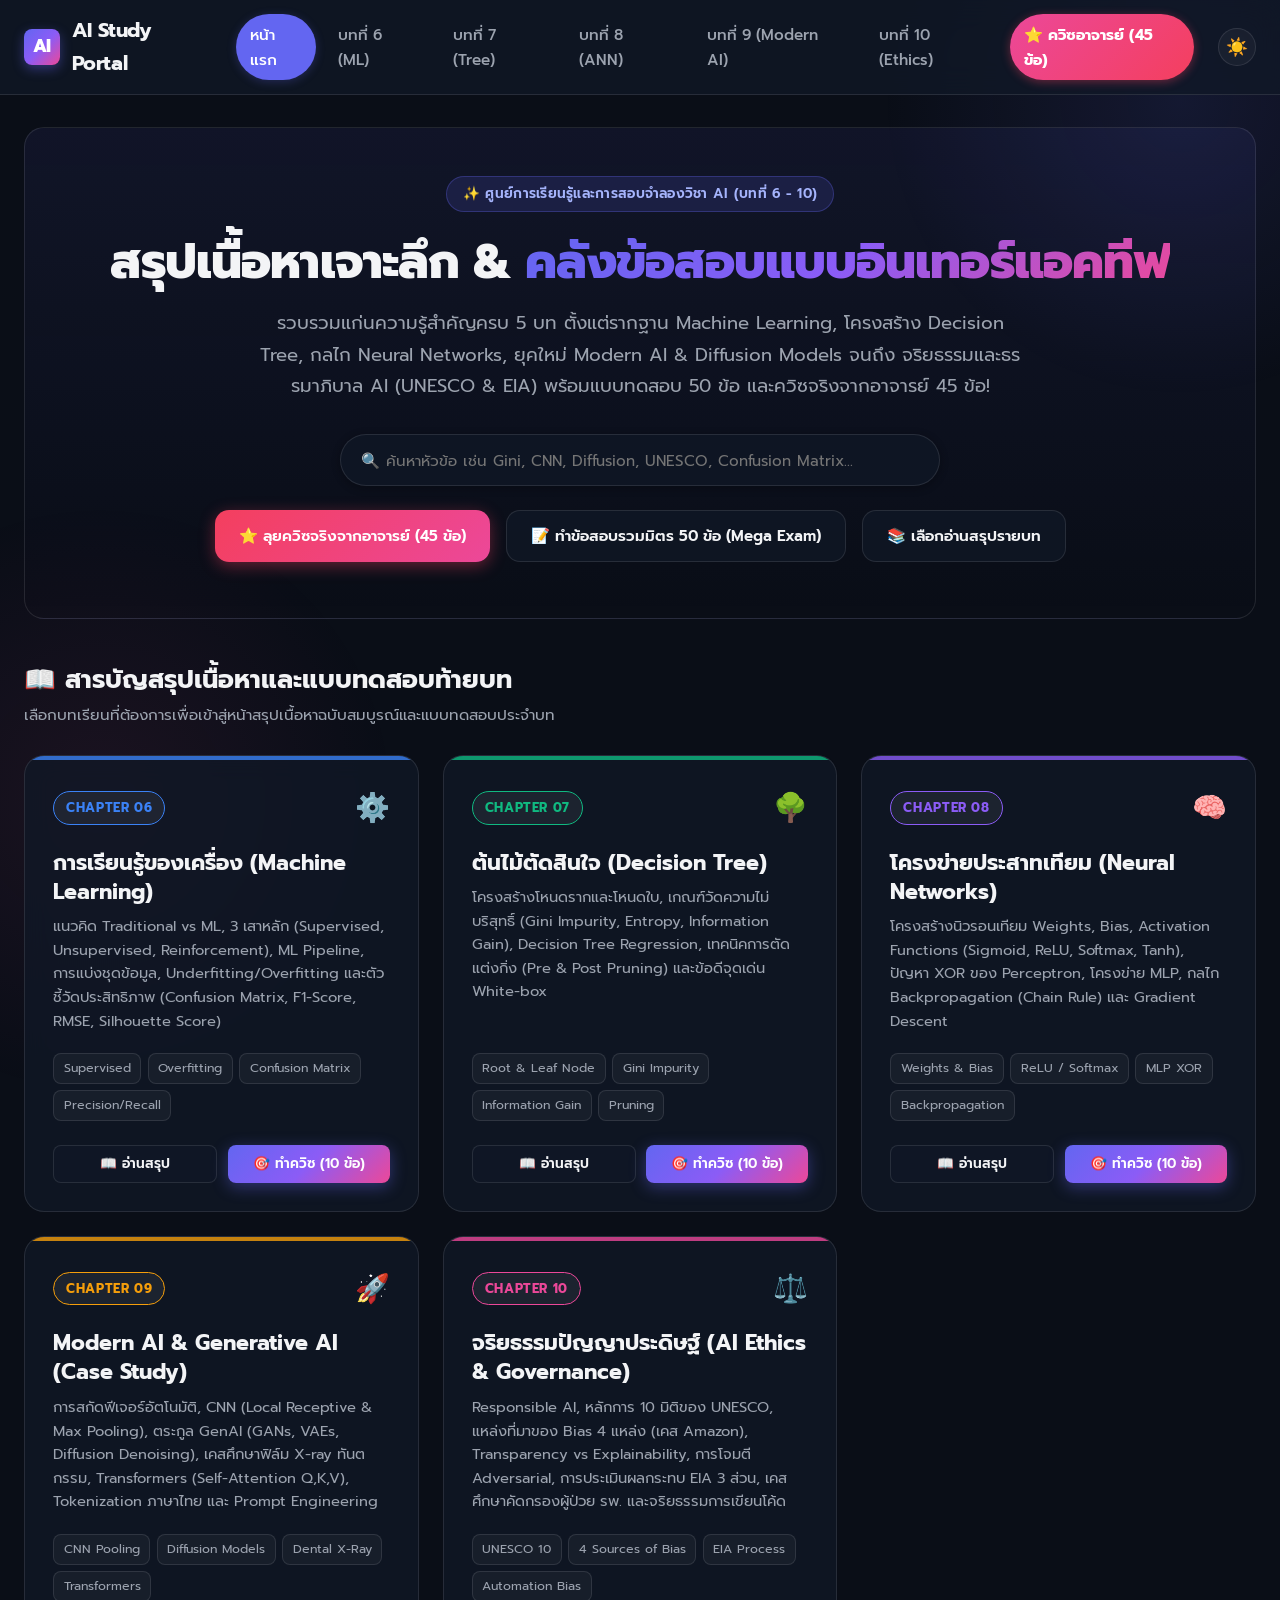
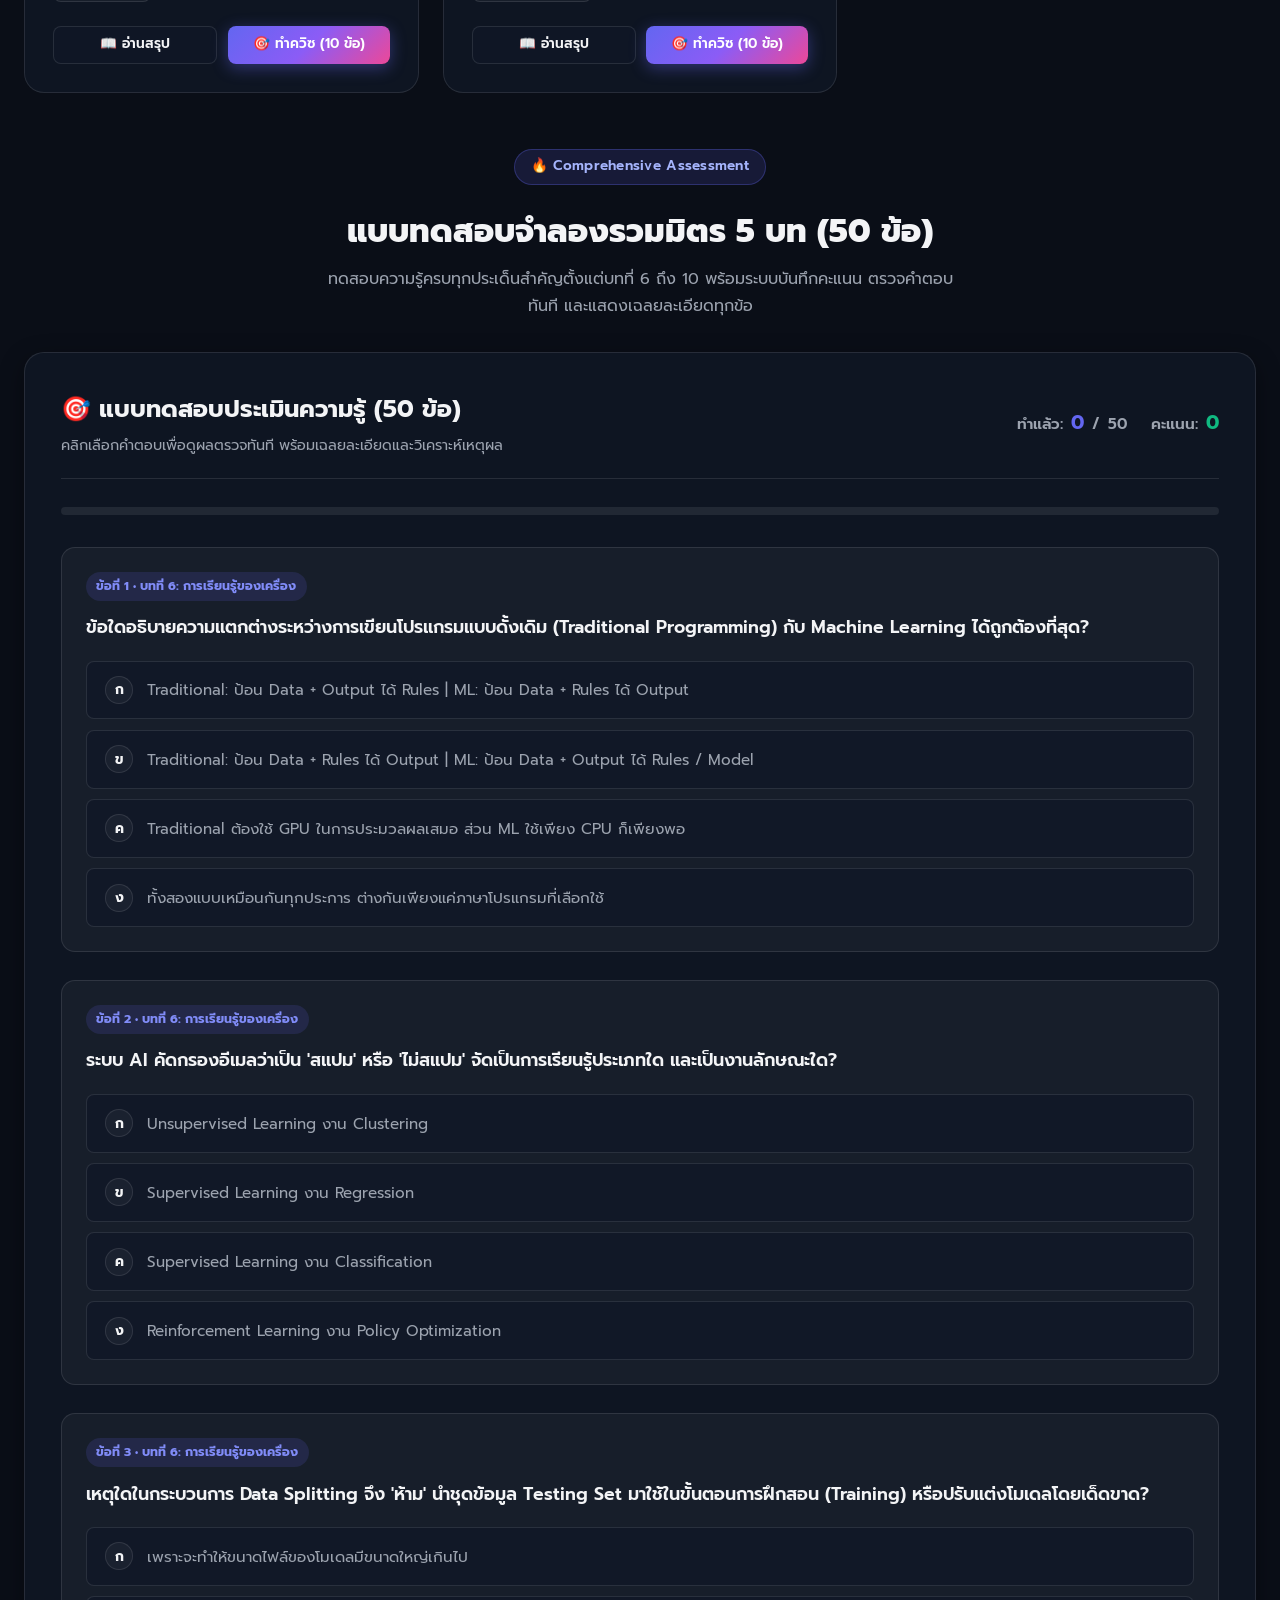
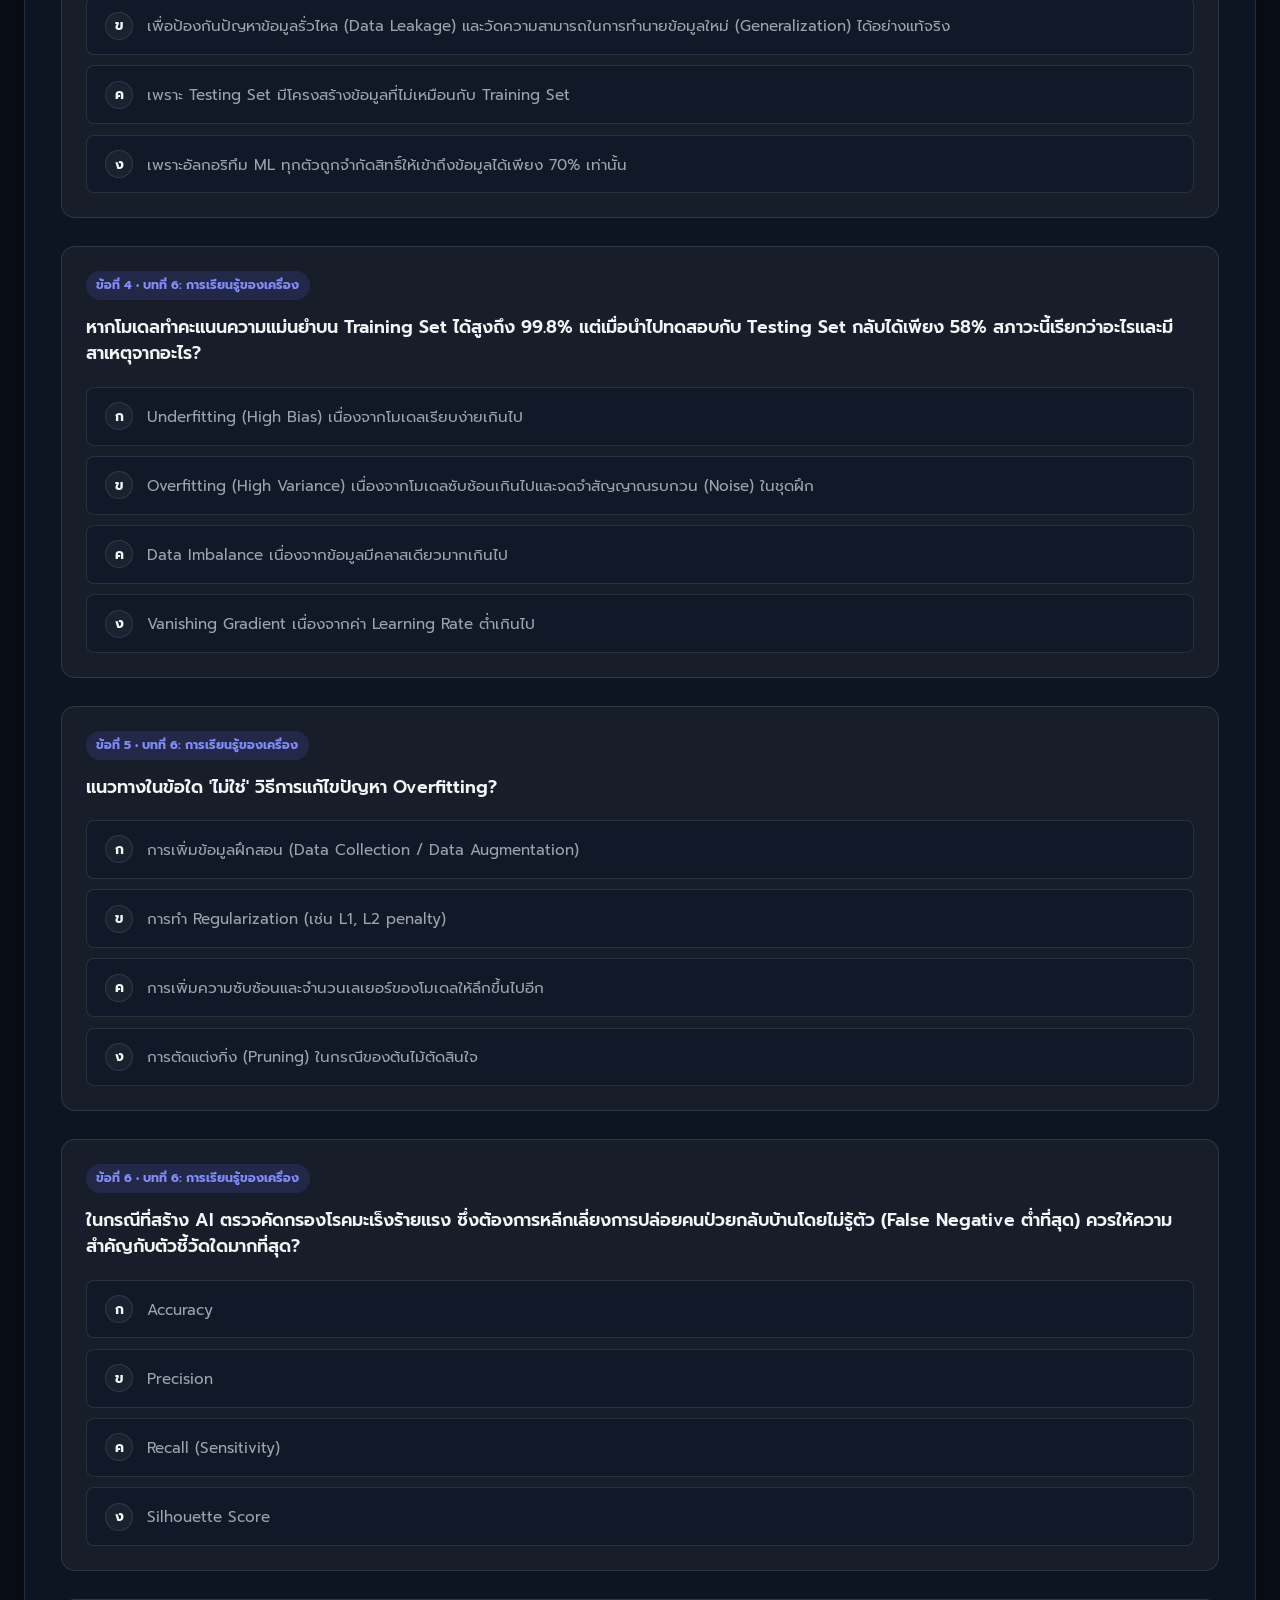
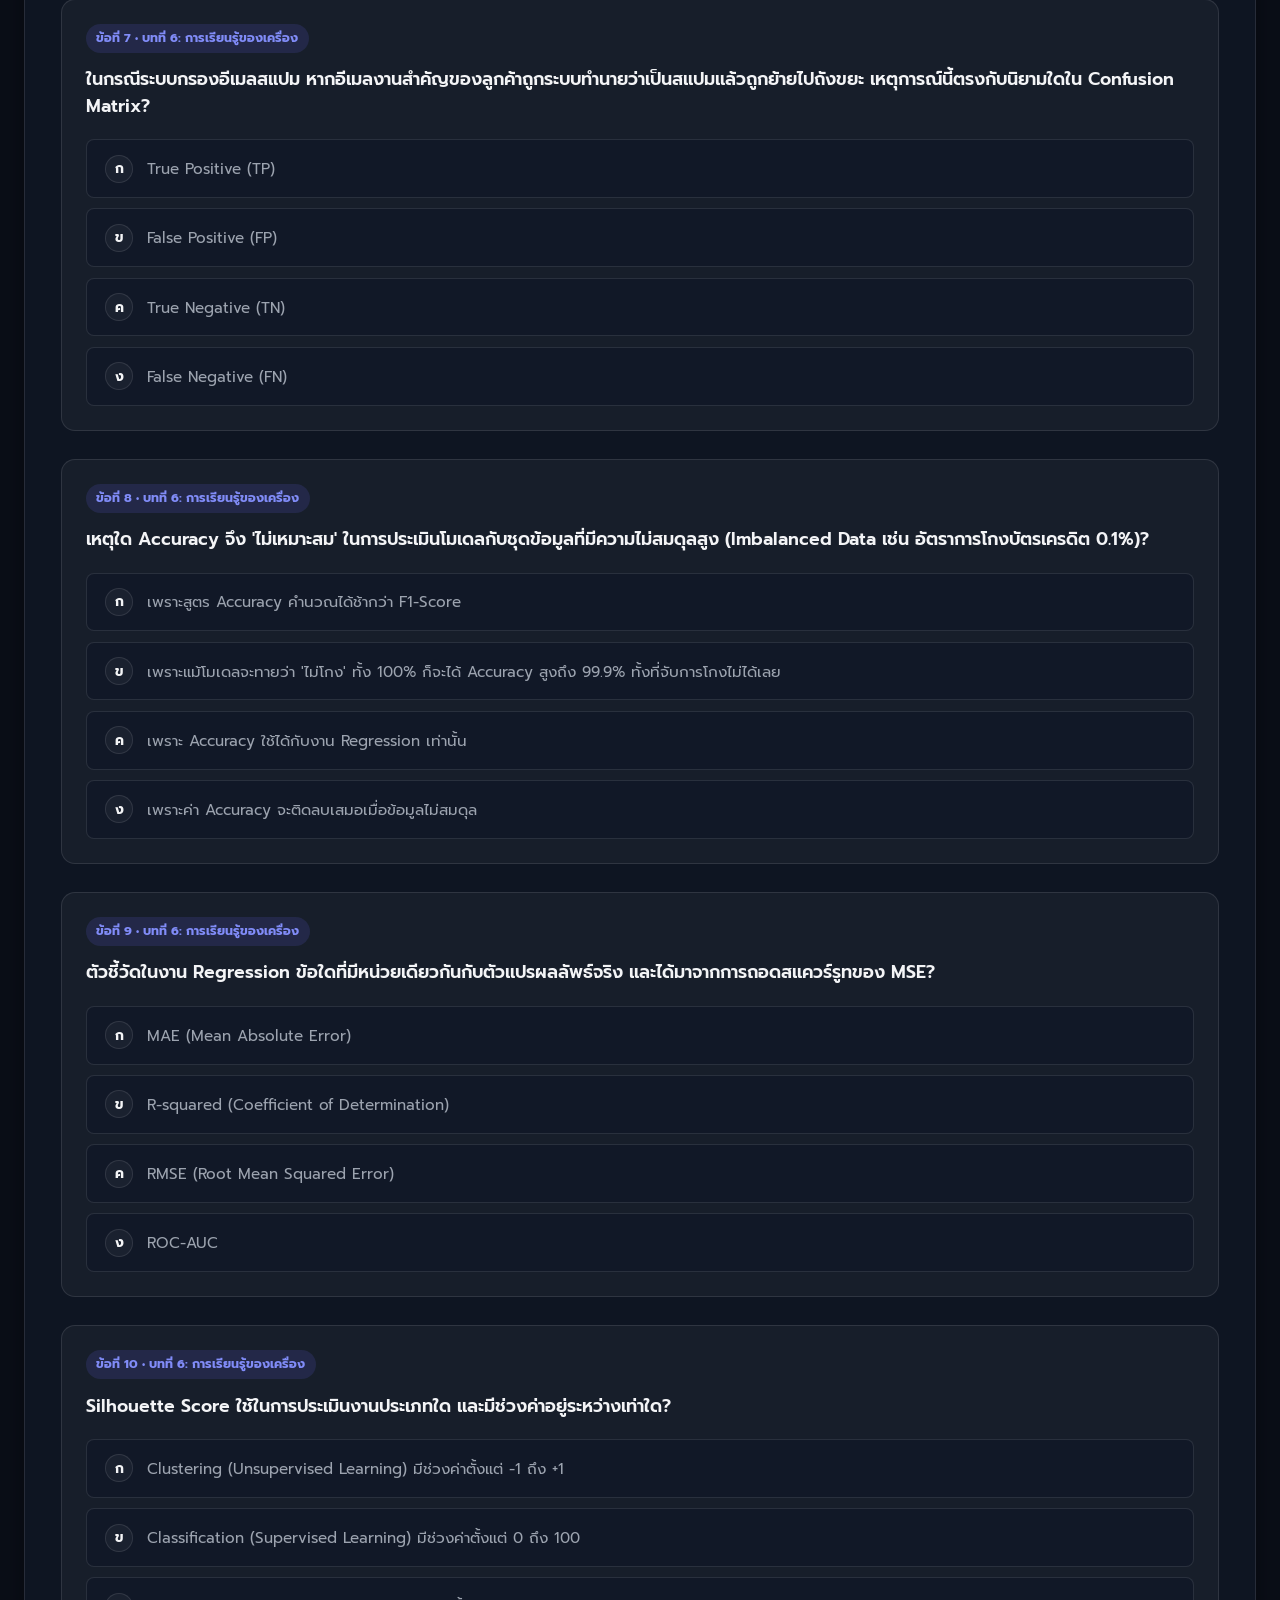
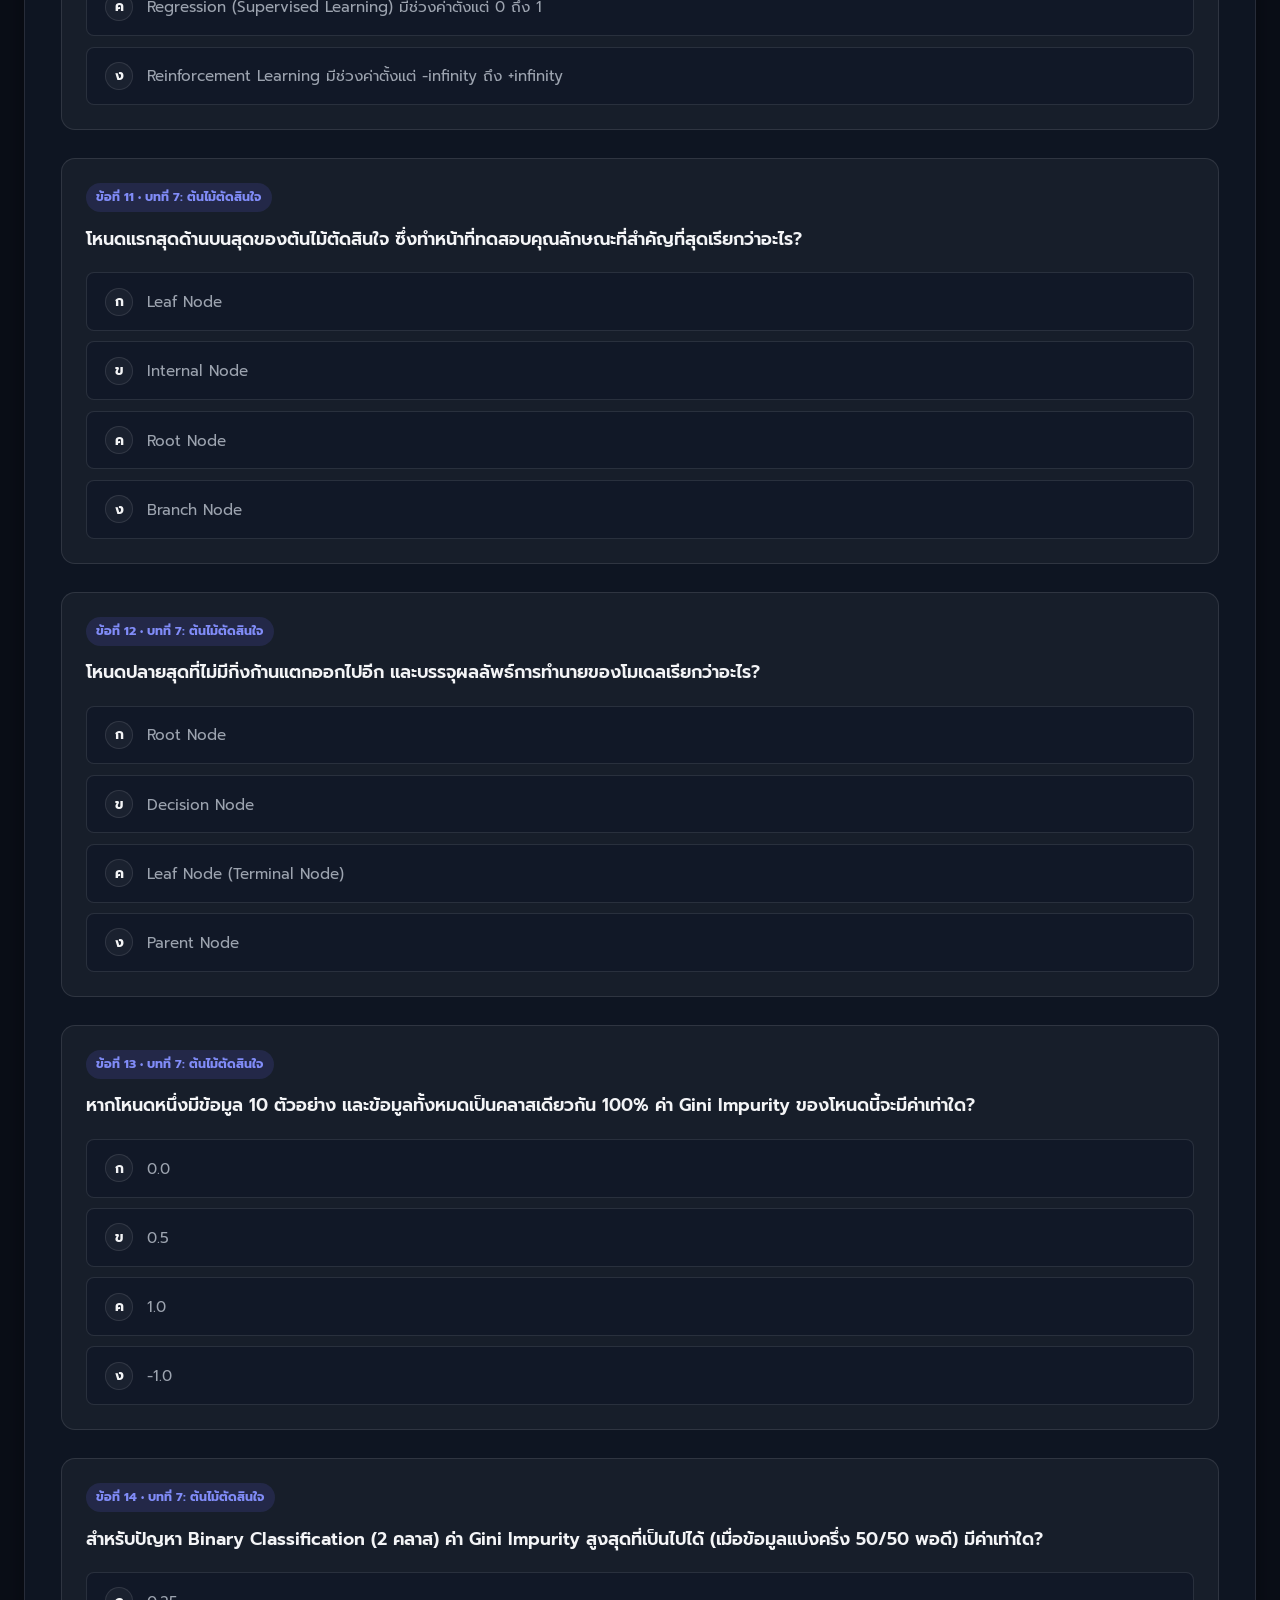
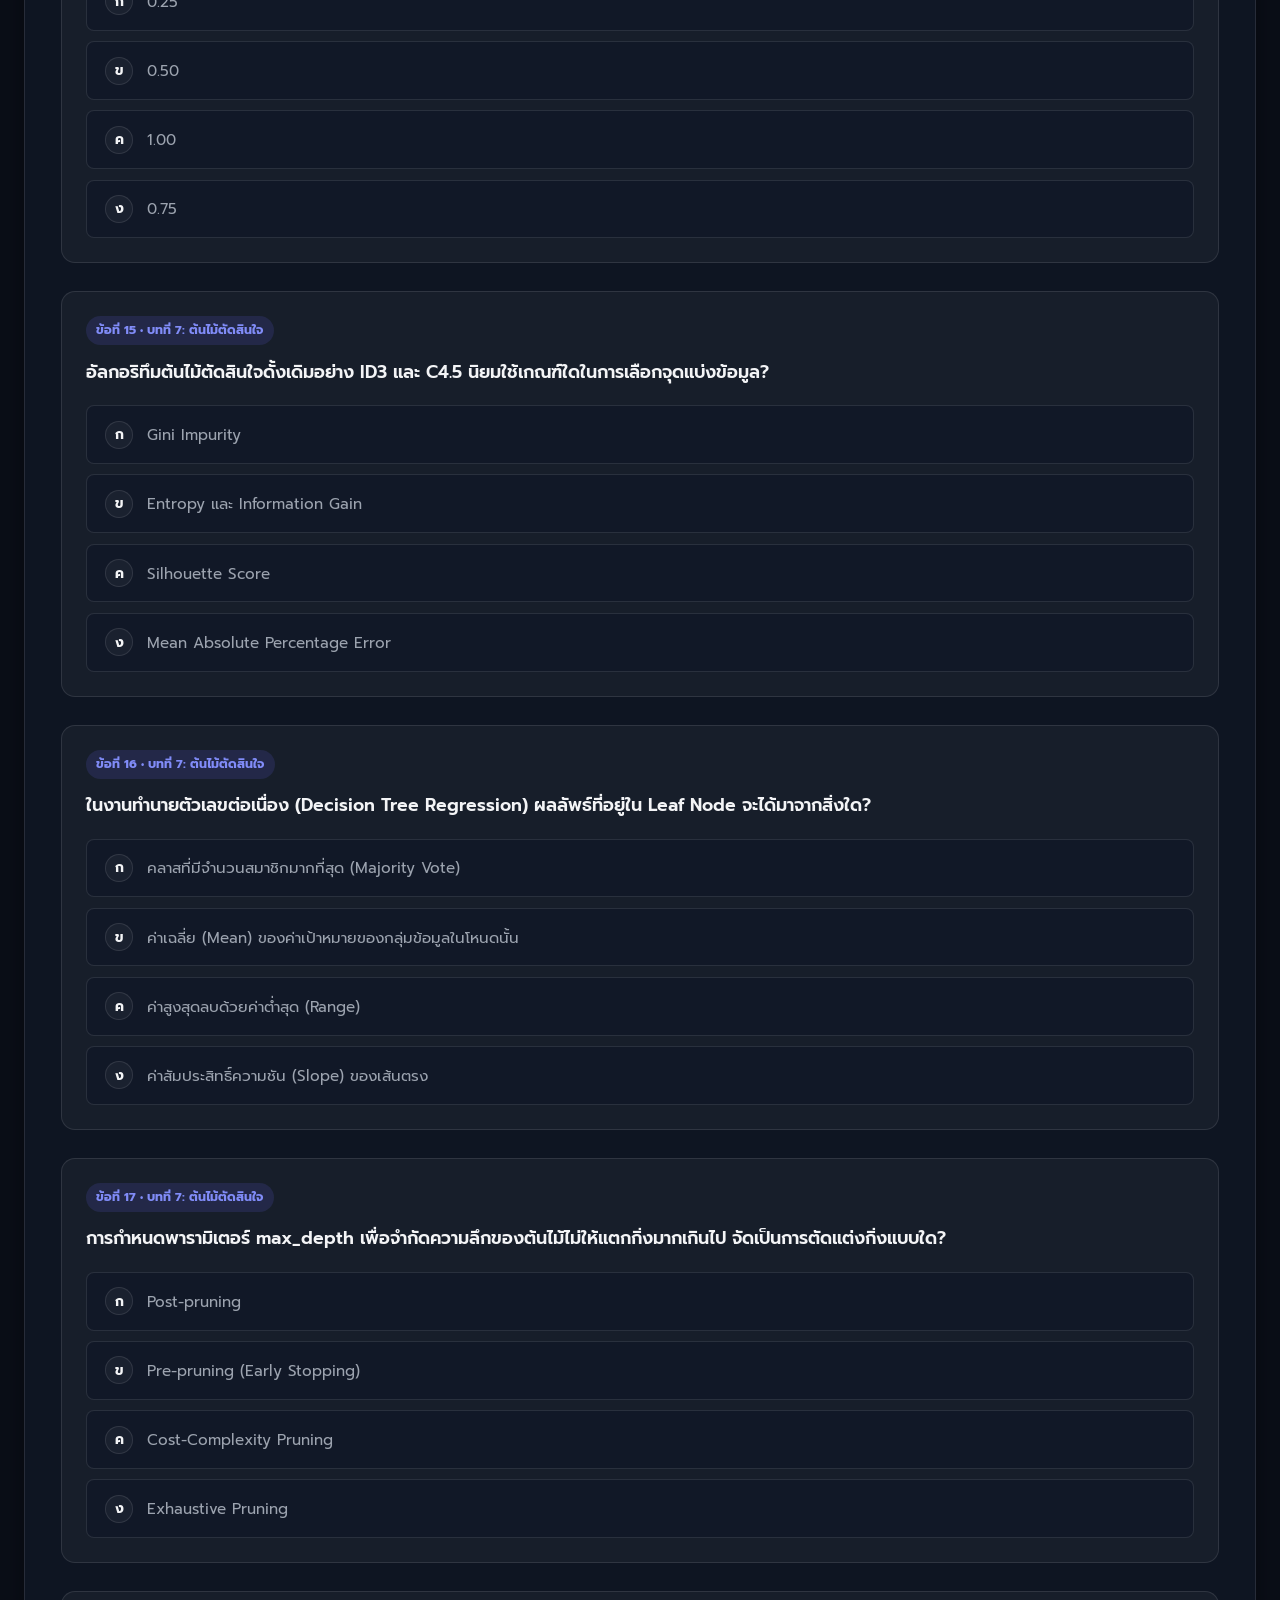
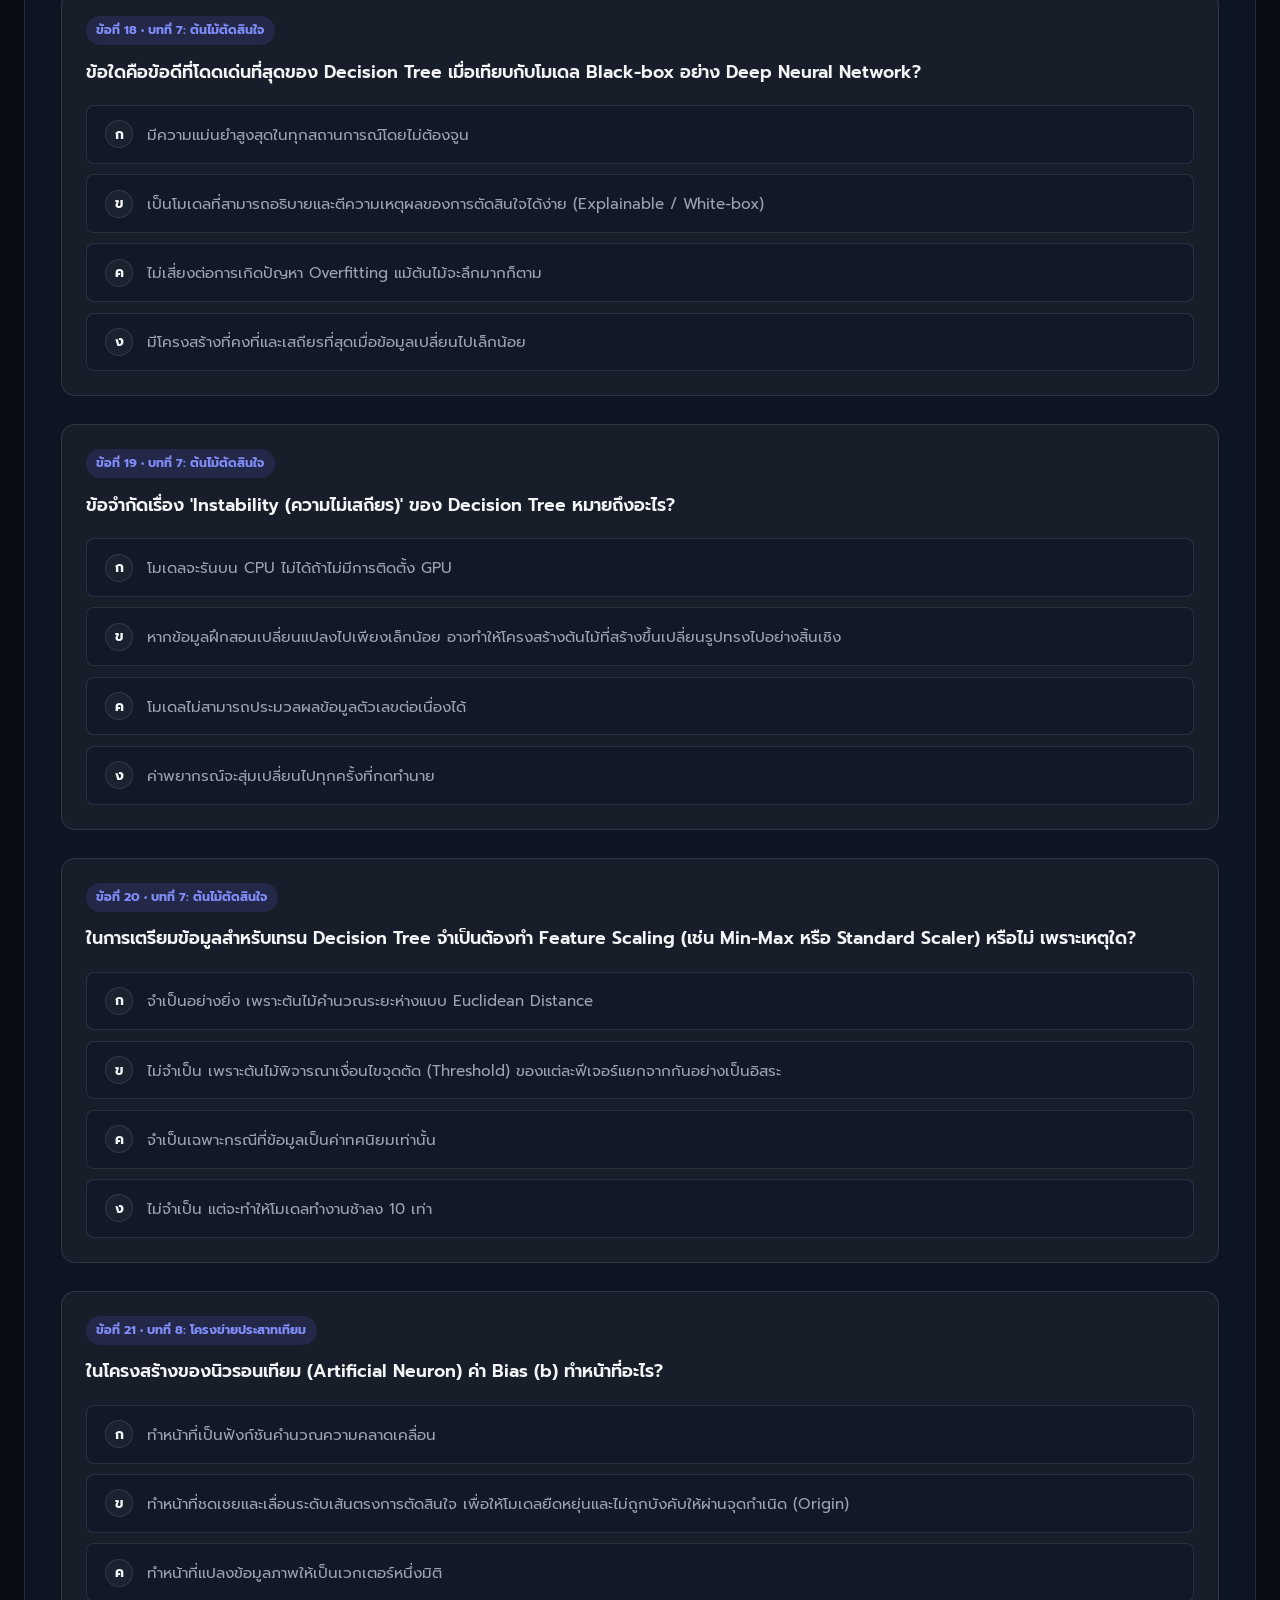
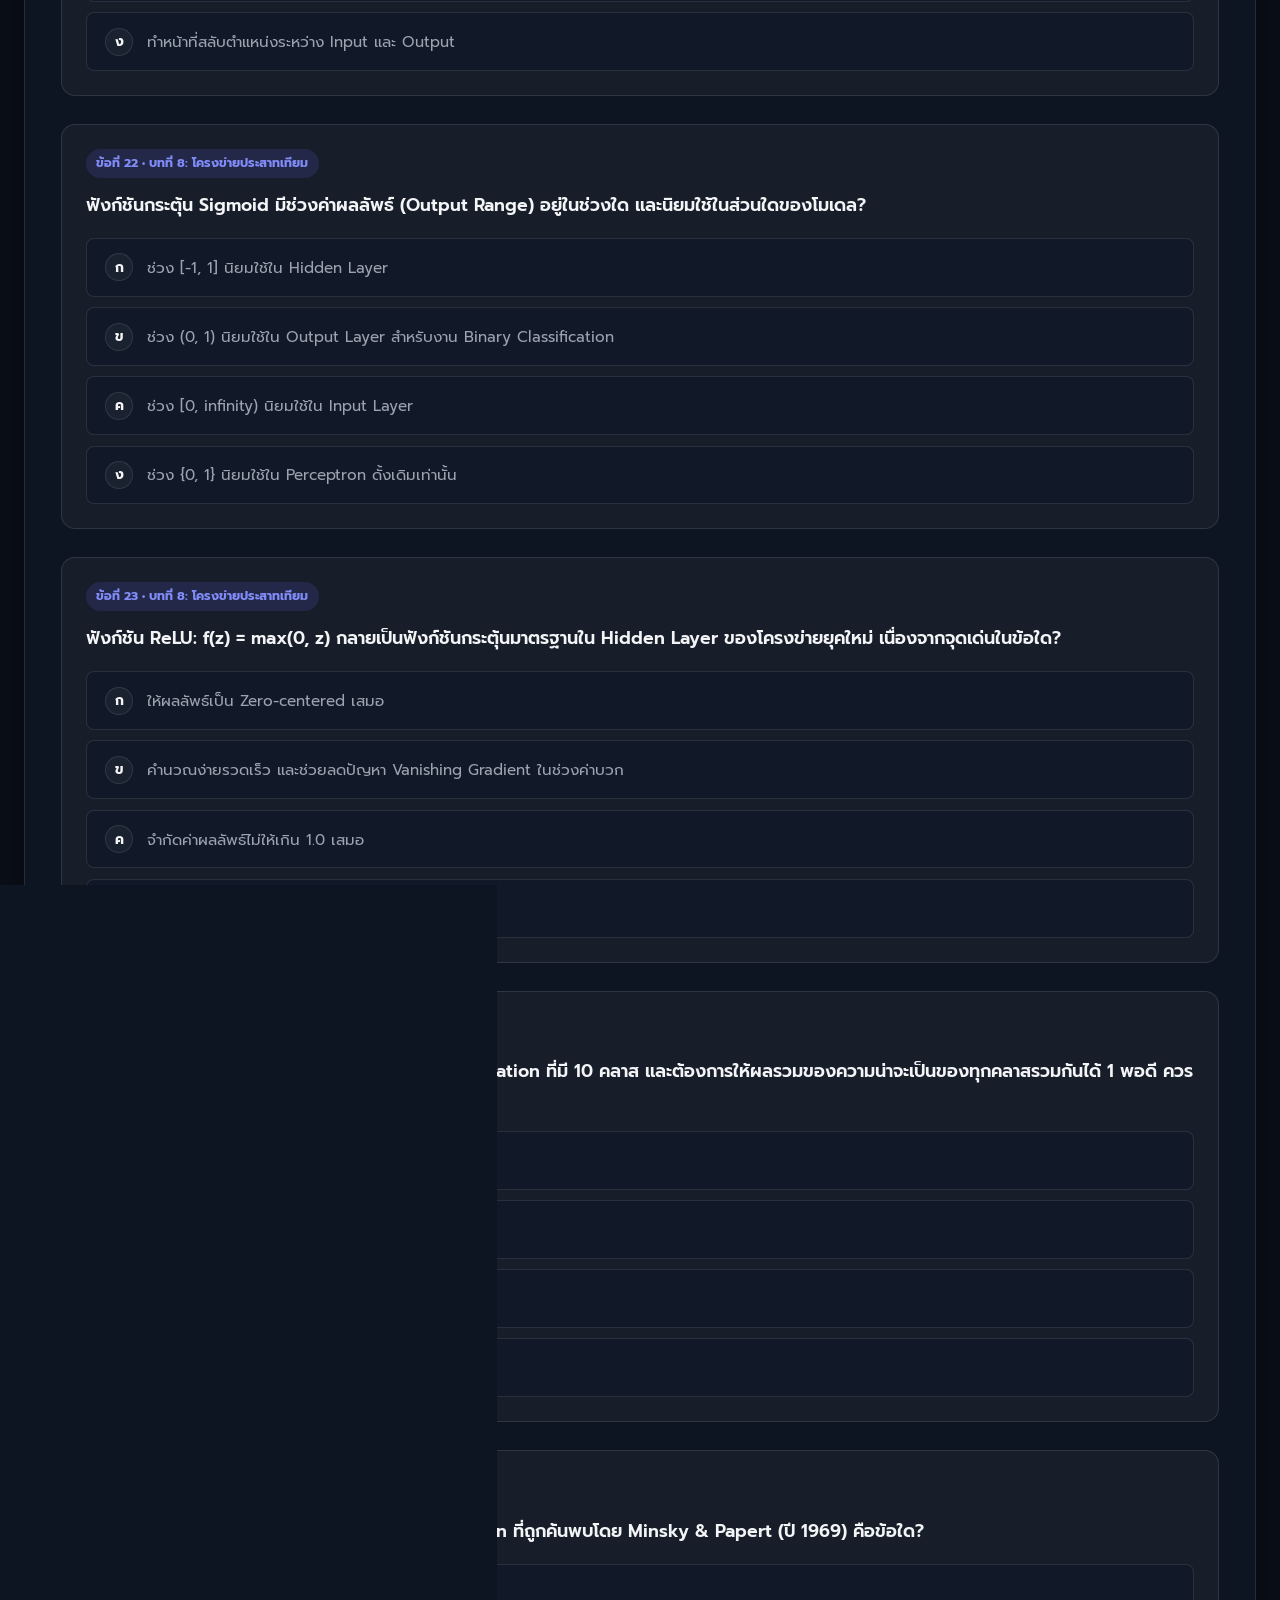
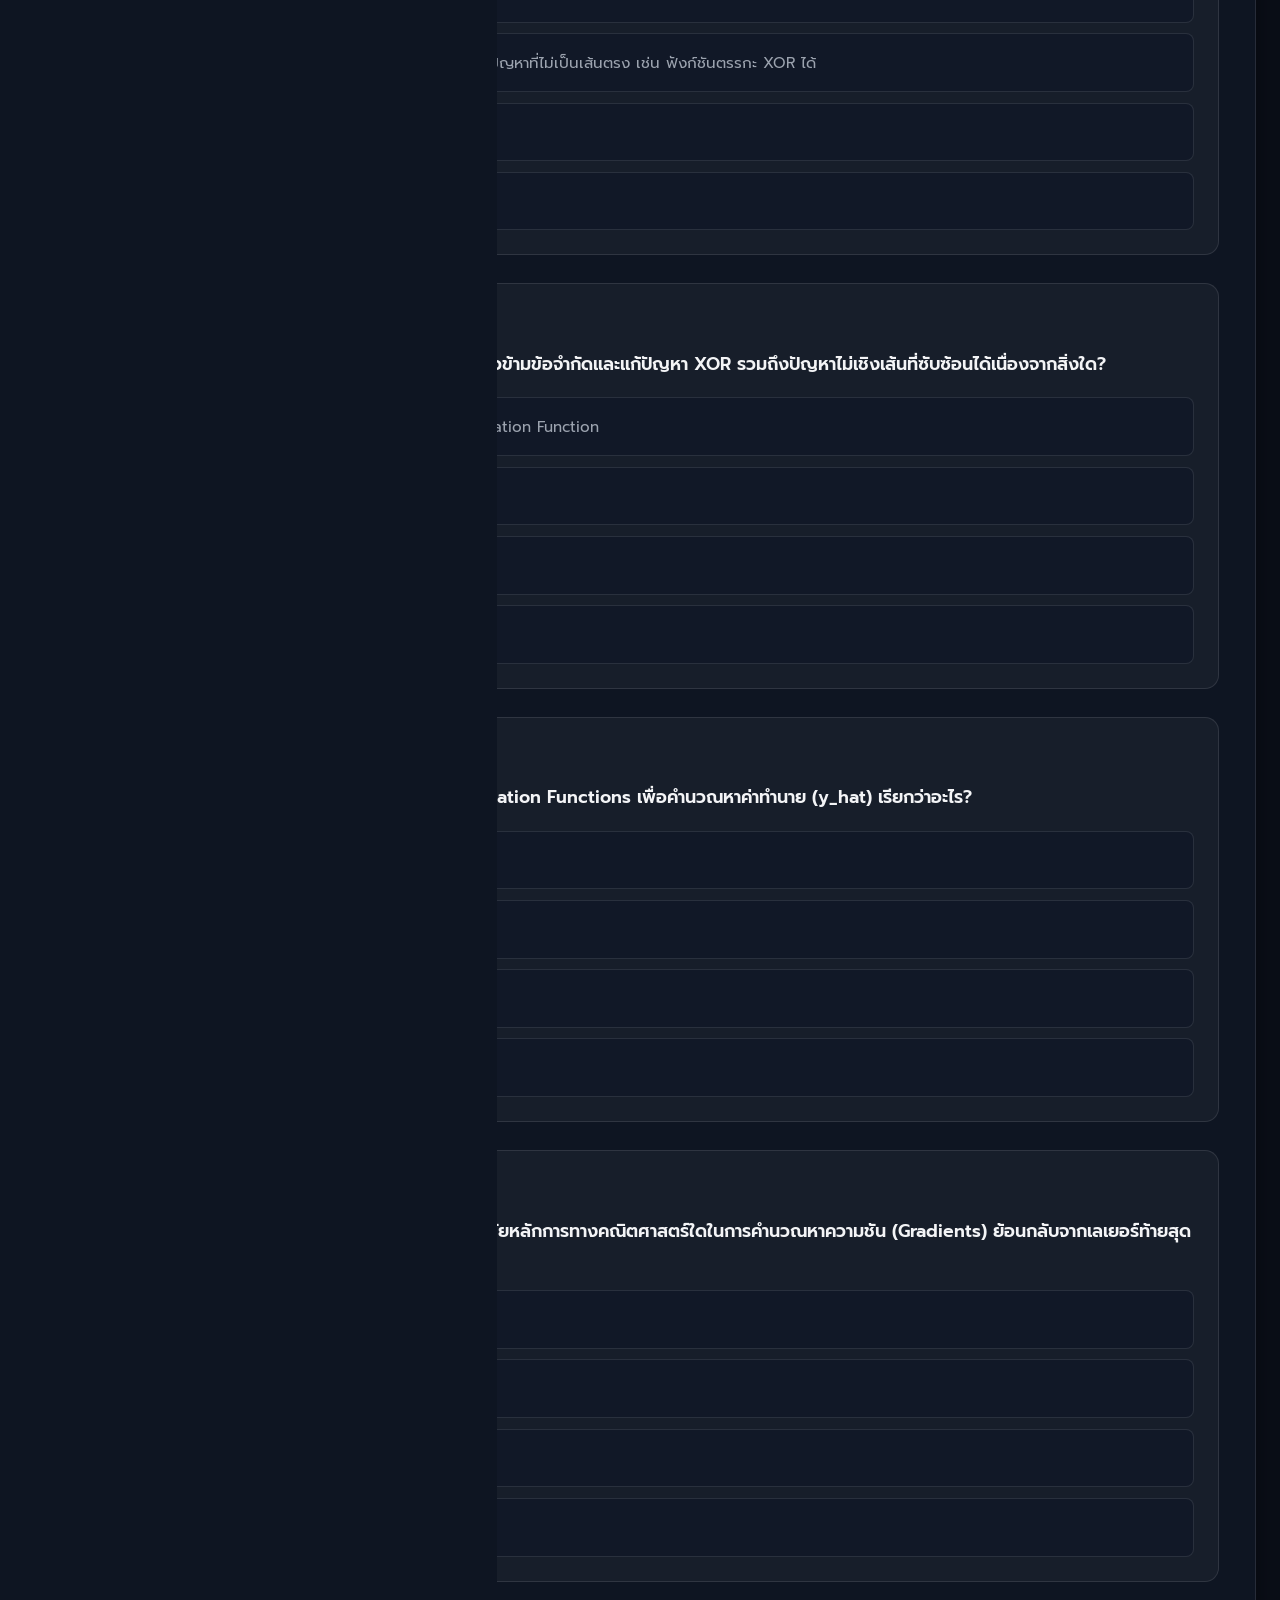
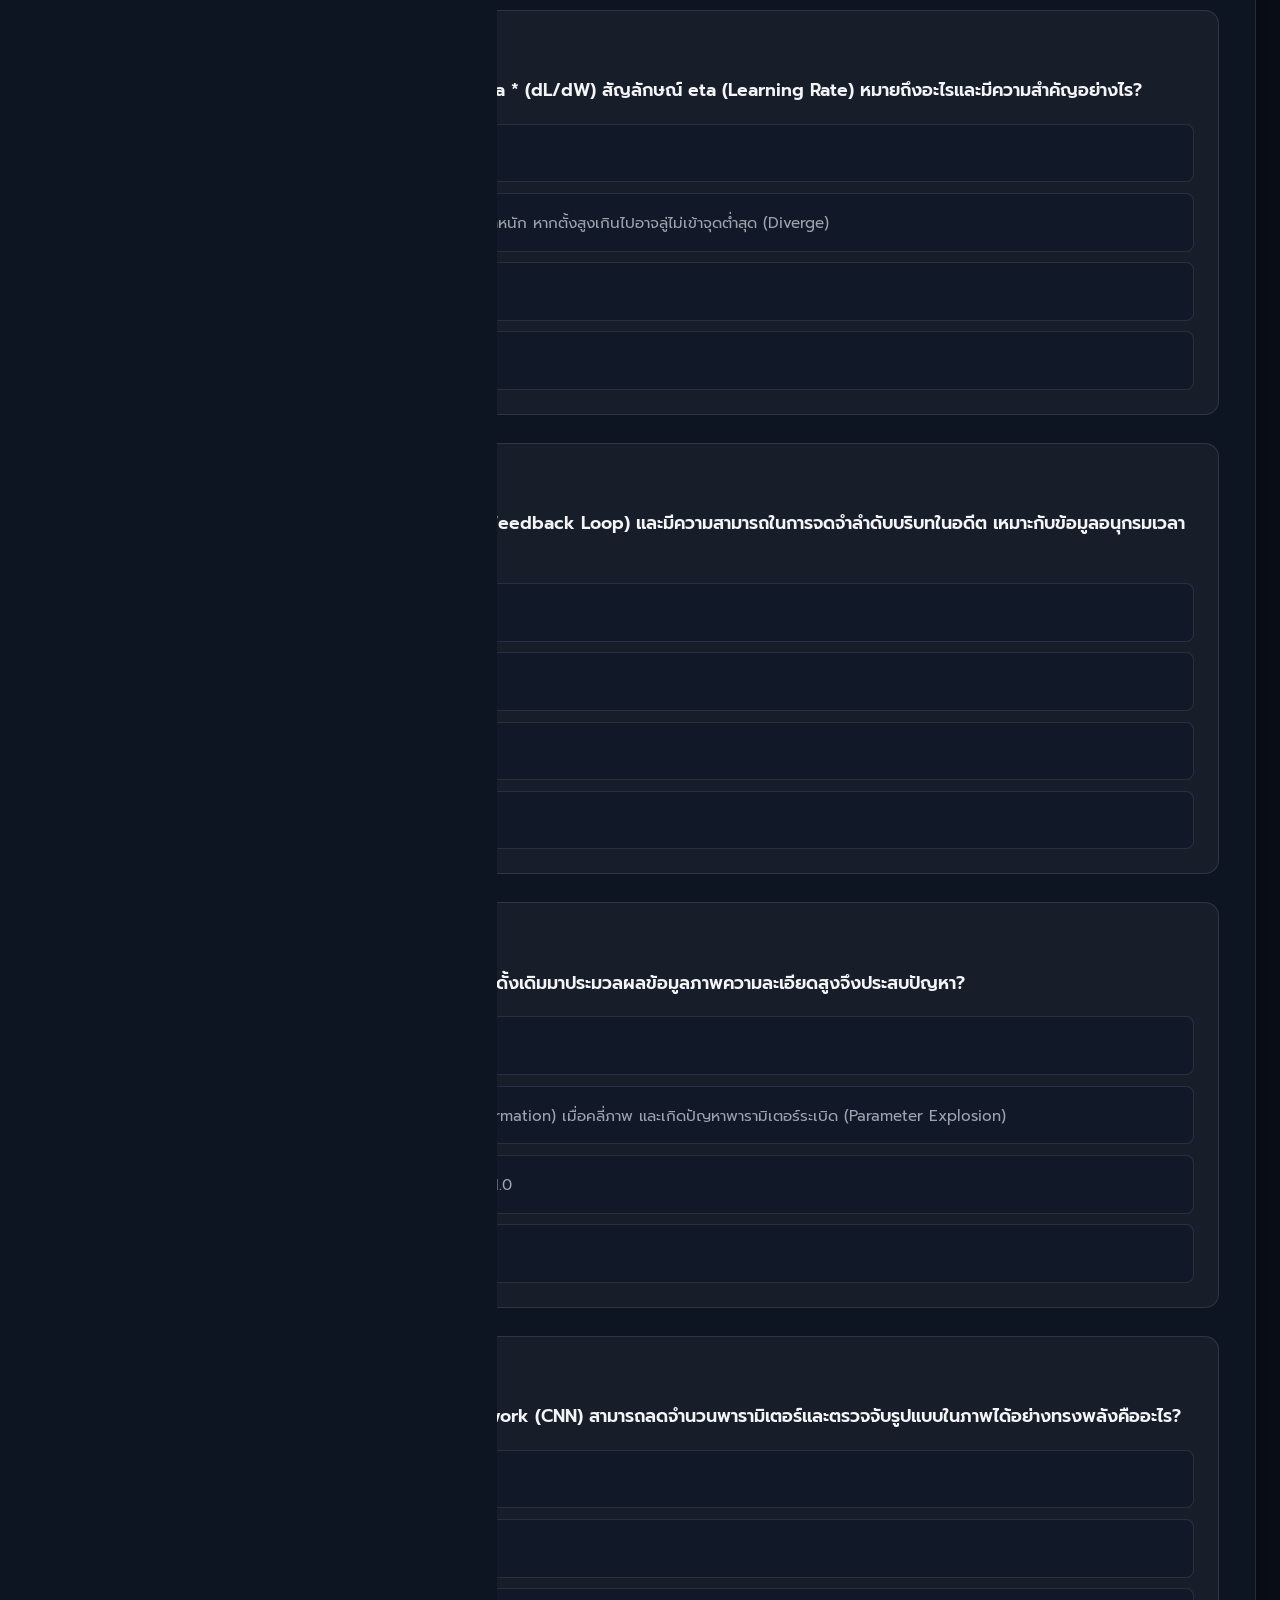
<file: html_summary/index.html>
<!DOCTYPE html>
<html lang="th" data-theme="dark">
<head>
  <meta charset="UTF-8">
  <meta name="viewport" content="width=device-width, initial-scale=1.0">
  <title>AI Knowledge Portal & Quiz Hub | สรุปวิชาปัญญาประดิษฐ์ บทที่ 6 - 10</title>
  <link rel="stylesheet" href="css/style.css">
</head>
<body>

  <!-- Navigation Bar -->
  <nav class="navbar">
    <div class="nav-container">
      <a href="index.html" class="nav-brand">
        <span class="nav-brand-badge">AI</span>
        <span>AI Study Portal</span>
      </a>
      <ul class="nav-links">
        <li class="nav-item"><a href="index.html" class="active">หน้าแรก</a></li>
        <li class="nav-item"><a href="chapter06.html">บทที่ 6 (ML)</a></li>
        <li class="nav-item"><a href="chapter07.html">บทที่ 7 (Tree)</a></li>
        <li class="nav-item"><a href="chapter08.html">บทที่ 8 (ANN)</a></li>
        <li class="nav-item"><a href="chapter09.html">บทที่ 9 (Modern AI)</a></li>
        <li class="nav-item"><a href="chapter10.html">บทที่ 10 (Ethics)</a></li>
        <li class="nav-item"><a href="instructor_quiz.html" class="nav-instructor-badge">⭐ ควิซอาจารย์ (45 ข้อ)</a></li>
      </ul>
      <div class="nav-controls">
        <button id="theme-toggle-btn" class="btn-icon" title="เปลี่ยนธีม">☀️</button>
      </div>
    </div>
  </nav>

  <main class="main-wrapper">
    <!-- Hero Section -->
    <header class="hero">
      <div class="hero-tag">✨ ศูนย์การเรียนรู้และการสอบจำลองวิชา AI (บทที่ 6 - 10)</div>
      <h1 class="hero-title">
        สรุปเนื้อหาเจาะลึก &amp; <span class="hero-gradient-text">คลังข้อสอบแบบอินเทอร์แอคทีฟ</span>
      </h1>
      <p class="hero-subtitle">
        รวบรวมแก่นความรู้สำคัญครบ 5 บท ตั้งแต่รากฐาน Machine Learning, โครงสร้าง Decision Tree, กลไก Neural Networks, ยุคใหม่ Modern AI &amp; Diffusion Models จนถึง จริยธรรมและธรรมาภิบาล AI (UNESCO &amp; EIA) พร้อมแบบทดสอบ 50 ข้อ และควิซจริงจากอาจารย์ 45 ข้อ!
      </p>
      
      <!-- Search & Filter Bar -->
      <div style="max-width: 600px; margin: 0 auto 1.5rem auto; position: relative;">
        <input 
          type="text" 
          id="portal-search-input" 
          placeholder="🔍 ค้นหาหัวข้อ เช่น Gini, CNN, Diffusion, UNESCO, Confusion Matrix..." 
          style="width: 100%; padding: 0.85rem 1.25rem; border-radius: var(--radius-full); border: 1px solid var(--border-color); background: var(--bg-card); color: var(--text-primary); font-family: inherit; font-size: 0.95rem; outline: none; box-shadow: var(--shadow-sm);"
        >
      </div>

      <div class="hero-actions">
        <a href="instructor_quiz.html" class="btn btn-primary" style="background: linear-gradient(135deg, #f43f5e 0%, #ec4899 100%); box-shadow: 0 4px 16px rgba(244, 63, 94, 0.4);">
          ⭐ ลุยควิซจริงจากอาจารย์ (45 ข้อ)
        </a>
        <a href="#mega-quiz-section" class="btn btn-secondary">
          📝 ทำข้อสอบรวมมิตร 50 ข้อ (Mega Exam)
        </a>
        <a href="#chapters-overview" class="btn btn-secondary">
          📚 เลือกอ่านสรุปรายบท
        </a>
      </div>
    </header>

    <!-- Chapter Grid Section -->
    <section id="chapters-overview">
      <div style="margin-bottom: 1.75rem; display: flex; justify-content: space-between; align-items: flex-end; flex-wrap: wrap; gap: 1rem;">
        <div>
          <h2 style="font-size: 1.6rem; font-weight: 700; color: var(--text-primary);">
            📖 สารบัญสรุปเนื้อหาและแบบทดสอบท้ายบท
          </h2>
          <p style="color: var(--text-secondary); font-size: 0.95rem;">
            เลือกบทเรียนที่ต้องการเพื่อเข้าสู่หน้าสรุปเนื้อหาฉบับสมบูรณ์และแบบทดสอบประจำบท
          </p>
        </div>
      </div>

      <div class="chapter-grid">
        <!-- Chapter 6 Card -->
        <article class="chapter-card" style="--card-color: var(--ch6-color);">
          <div class="card-header-top">
            <span class="card-badge">Chapter 06</span>
            <span class="card-icon">⚙️</span>
          </div>
          <h3 class="card-title">การเรียนรู้ของเครื่อง (Machine Learning)</h3>
          <p class="card-desc">
            แนวคิด Traditional vs ML, 3 เสาหลัก (Supervised, Unsupervised, Reinforcement), ML Pipeline, การแบ่งชุดข้อมูล, Underfitting/Overfitting และตัวชี้วัดประสิทธิภาพ (Confusion Matrix, F1-Score, RMSE, Silhouette Score)
          </p>
          <div class="card-topics">
            <span class="topic-pill">Supervised</span>
            <span class="topic-pill">Overfitting</span>
            <span class="topic-pill">Confusion Matrix</span>
            <span class="topic-pill">Precision/Recall</span>
          </div>
          <div class="card-footer">
            <a href="chapter06.html" class="btn btn-secondary btn-sm">📖 อ่านสรุป</a>
            <a href="chapter06.html?tab=quiz" class="btn btn-primary btn-sm">🎯 ทำควิซ (10 ข้อ)</a>
          </div>
        </article>

        <!-- Chapter 7 Card -->
        <article class="chapter-card" style="--card-color: var(--ch7-color);">
          <div class="card-header-top">
            <span class="card-badge">Chapter 07</span>
            <span class="card-icon">🌳</span>
          </div>
          <h3 class="card-title">ต้นไม้ตัดสินใจ (Decision Tree)</h3>
          <p class="card-desc">
            โครงสร้างโหนดรากและโหนดใบ, เกณฑ์วัดความไม่บริสุทธิ์ (Gini Impurity, Entropy, Information Gain), Decision Tree Regression, เทคนิคการตัดแต่งกิ่ง (Pre &amp; Post Pruning) และข้อดีจุดเด่น White-box
          </p>
          <div class="card-topics">
            <span class="topic-pill">Root &amp; Leaf Node</span>
            <span class="topic-pill">Gini Impurity</span>
            <span class="topic-pill">Information Gain</span>
            <span class="topic-pill">Pruning</span>
          </div>
          <div class="card-footer">
            <a href="chapter07.html" class="btn btn-secondary btn-sm">📖 อ่านสรุป</a>
            <a href="chapter07.html?tab=quiz" class="btn btn-primary btn-sm">🎯 ทำควิซ (10 ข้อ)</a>
          </div>
        </article>

        <!-- Chapter 8 Card -->
        <article class="chapter-card" style="--card-color: var(--ch8-color);">
          <div class="card-header-top">
            <span class="card-badge">Chapter 08</span>
            <span class="card-icon">🧠</span>
          </div>
          <h3 class="card-title">โครงข่ายประสาทเทียม (Neural Networks)</h3>
          <p class="card-desc">
            โครงสร้างนิวรอนเทียม Weights, Bias, Activation Functions (Sigmoid, ReLU, Softmax, Tanh), ปัญหา XOR ของ Perceptron, โครงข่าย MLP, กลไก Backpropagation (Chain Rule) และ Gradient Descent
          </p>
          <div class="card-topics">
            <span class="topic-pill">Weights &amp; Bias</span>
            <span class="topic-pill">ReLU / Softmax</span>
            <span class="topic-pill">MLP XOR</span>
            <span class="topic-pill">Backpropagation</span>
          </div>
          <div class="card-footer">
            <a href="chapter08.html" class="btn btn-secondary btn-sm">📖 อ่านสรุป</a>
            <a href="chapter08.html?tab=quiz" class="btn btn-primary btn-sm">🎯 ทำควิซ (10 ข้อ)</a>
          </div>
        </article>

        <!-- Chapter 9 Card -->
        <article class="chapter-card" style="--card-color: var(--ch9-color);">
          <div class="card-header-top">
            <span class="card-badge">Chapter 09</span>
            <span class="card-icon">🚀</span>
          </div>
          <h3 class="card-title">Modern AI &amp; Generative AI (Case Study)</h3>
          <p class="card-desc">
            การสกัดฟีเจอร์อัตโนมัติ, CNN (Local Receptive &amp; Max Pooling), ตระกูล GenAI (GANs, VAEs, Diffusion Denoising), เคสศึกษาฟิล์ม X-ray ทันตกรรม, Transformers (Self-Attention Q,K,V), Tokenization ภาษาไทย และ Prompt Engineering
          </p>
          <div class="card-topics">
            <span class="topic-pill">CNN Pooling</span>
            <span class="topic-pill">Diffusion Models</span>
            <span class="topic-pill">Dental X-Ray</span>
            <span class="topic-pill">Transformers</span>
          </div>
          <div class="card-footer">
            <a href="chapter09.html" class="btn btn-secondary btn-sm">📖 อ่านสรุป</a>
            <a href="chapter09.html?tab=quiz" class="btn btn-primary btn-sm">🎯 ทำควิซ (10 ข้อ)</a>
          </div>
        </article>

        <!-- Chapter 10 Card -->
        <article class="chapter-card" style="--card-color: var(--ch10-color);">
          <div class="card-header-top">
            <span class="card-badge">Chapter 10</span>
            <span class="card-icon">⚖️</span>
          </div>
          <h3 class="card-title">จริยธรรมปัญญาประดิษฐ์ (AI Ethics &amp; Governance)</h3>
          <p class="card-desc">
            Responsible AI, หลักการ 10 มิติของ UNESCO, แหล่งที่มาของ Bias 4 แหล่ง (เคส Amazon), Transparency vs Explainability, การโจมตี Adversarial, การประเมินผลกระทบ EIA 3 ส่วน, เคสศึกษาคัดกรองผู้ป่วย รพ. และจริยธรรมการเขียนโค้ด
          </p>
          <div class="card-topics">
            <span class="topic-pill">UNESCO 10</span>
            <span class="topic-pill">4 Sources of Bias</span>
            <span class="topic-pill">EIA Process</span>
            <span class="topic-pill">Automation Bias</span>
          </div>
          <div class="card-footer">
            <a href="chapter10.html" class="btn btn-secondary btn-sm">📖 อ่านสรุป</a>
            <a href="chapter10.html?tab=quiz" class="btn btn-primary btn-sm">🎯 ทำควิซ (10 ข้อ)</a>
          </div>
        </article>
      </div>
    </section>

    <!-- Comprehensive Mega Quiz Section -->
    <section id="mega-quiz-section" style="margin-top: 3.5rem;">
      <div style="text-align: center; margin-bottom: 2rem;">
        <span class="hero-tag">🔥 Comprehensive Assessment</span>
        <h2 style="font-size: 2rem; font-weight: 800; color: var(--text-primary); margin-bottom: 0.5rem;">
          แบบทดสอบจำลองรวมมิตร 5 บท (50 ข้อ)
        </h2>
        <p style="color: var(--text-secondary); max-width: 650px; margin: 0 auto;">
          ทดสอบความรู้ครบทุกประเด็นสำคัญตั้งแต่บทที่ 6 ถึง 10 พร้อมระบบบันทึกคะแนน ตรวจคำตอบทันที และแสดงเฉลยละเอียดทุกข้อ
        </p>
      </div>

      <div id="mega-quiz-container"></div>
    </section>
  </main>

  <!-- Footer -->
  <footer class="footer">
    <div class="footer-nav">
      <a href="index.html">หน้าแรก</a>
      <a href="chapter06.html">บทที่ 6 การเรียนรู้ของเครื่อง</a>
      <a href="chapter07.html">บทที่ 7 ต้นไม้ตัดสินใจ</a>
      <a href="chapter08.html">บทที่ 8 โครงข่ายประสาทเทียม</a>
      <a href="chapter09.html">บทที่ 9 Modern AI &amp; Generative AI</a>
      <a href="chapter10.html">บทที่ 10 จริยธรรมใน AI</a>
    </div>
    <p>สรุปและแบบทดสอบรายวิชาปัญญาประดิษฐ์ (Artificial Intelligence) • จัดทำขึ้นเพื่อการทบทวนและเตรียมสอบ</p>
  </footer>

  <!-- Scripts -->
  <script src="js/quiz_data.js"></script>
  <script src="js/app.js"></script>
  <script>
    document.addEventListener('DOMContentLoaded', () => {
      // Initialize 50-Question Mega Quiz on the index page
      new QuizEngine('mega-quiz-container', QUIZ_DATABASE.allQuestions);
    });
  </script>
</body>
</html>
</file>
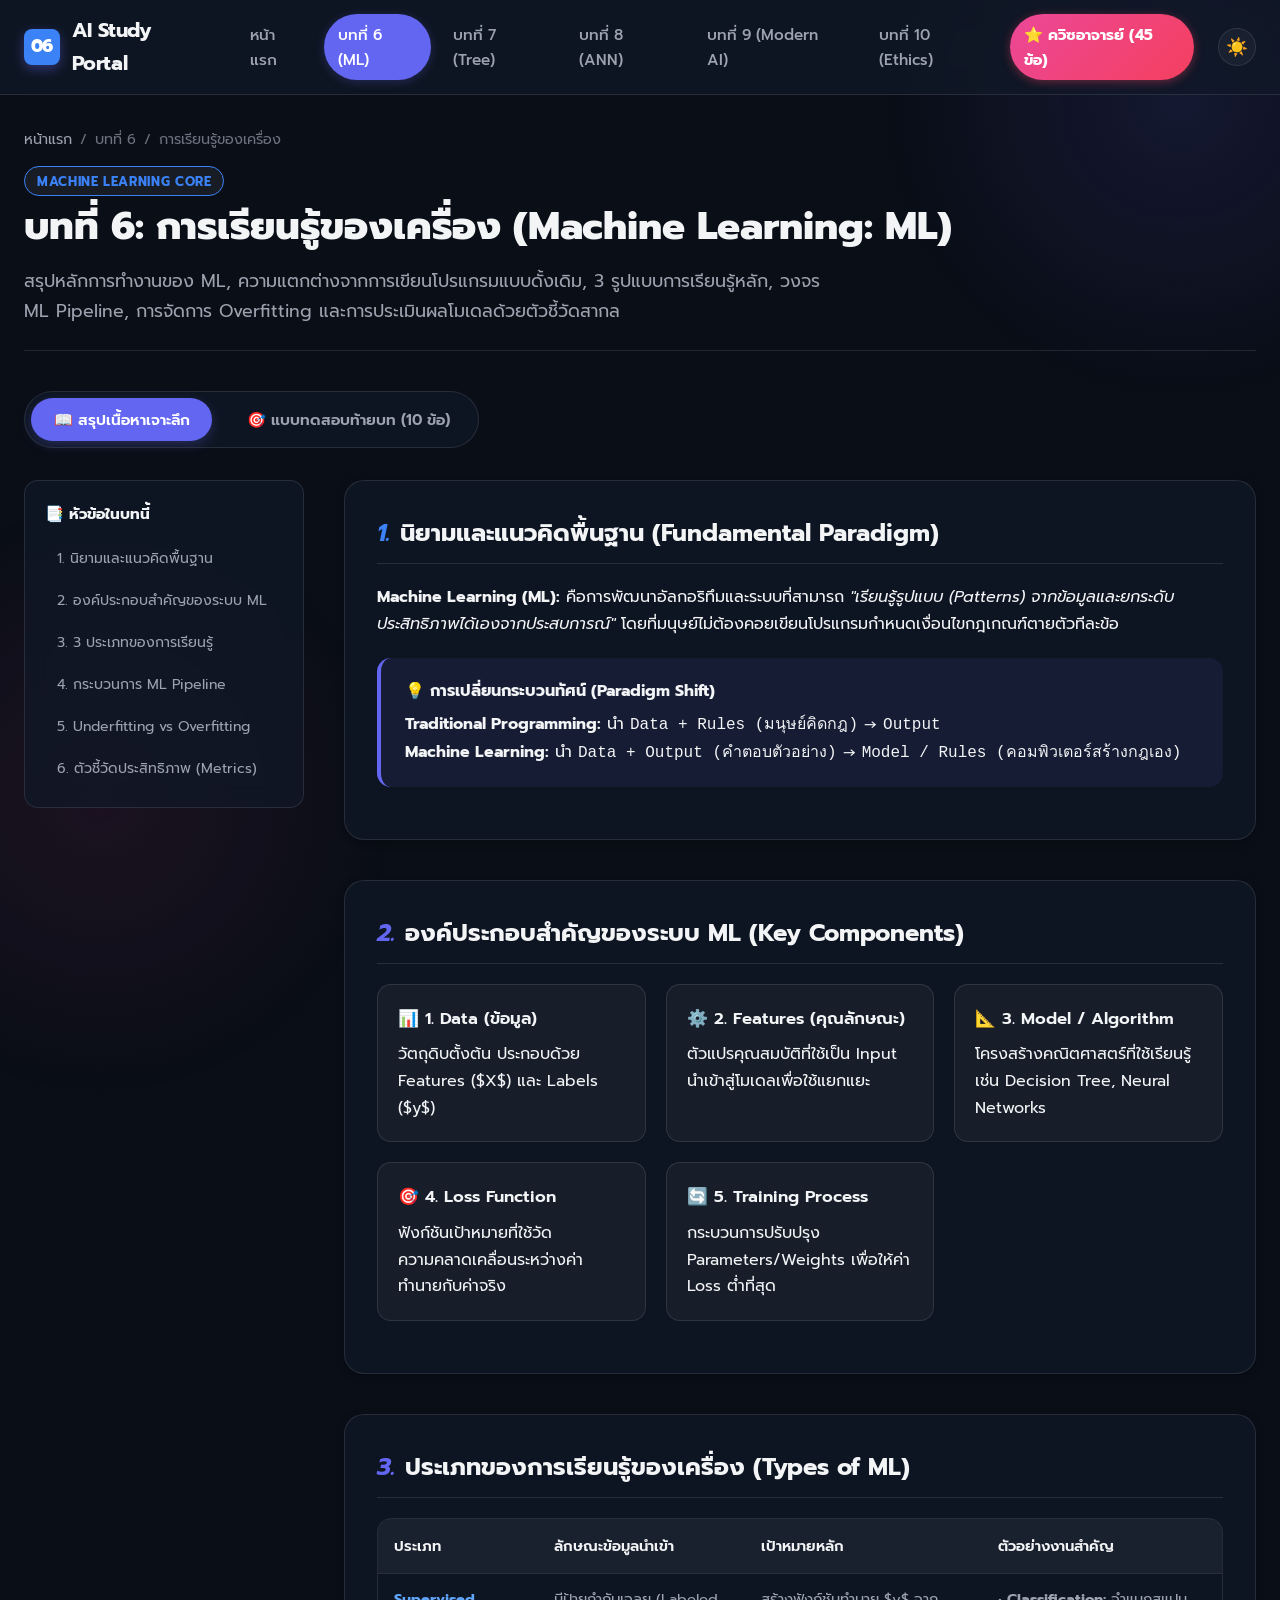
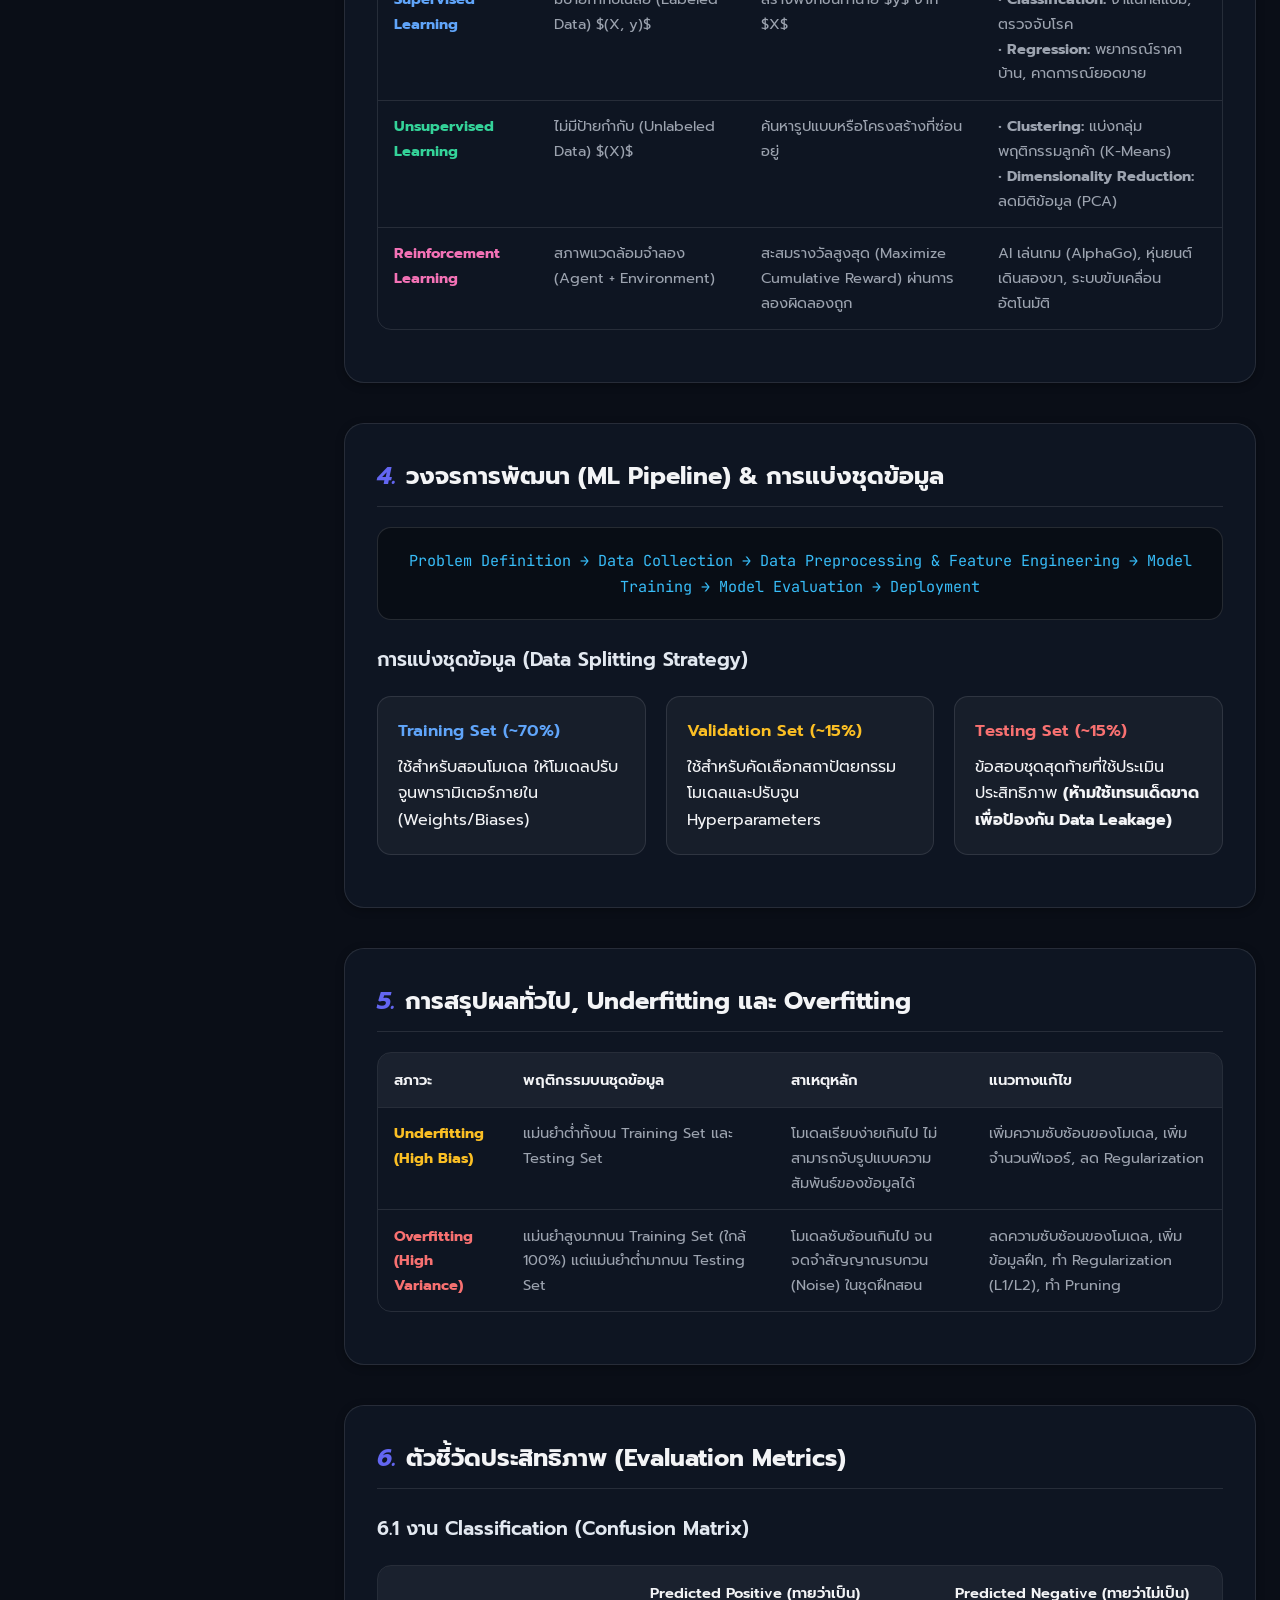
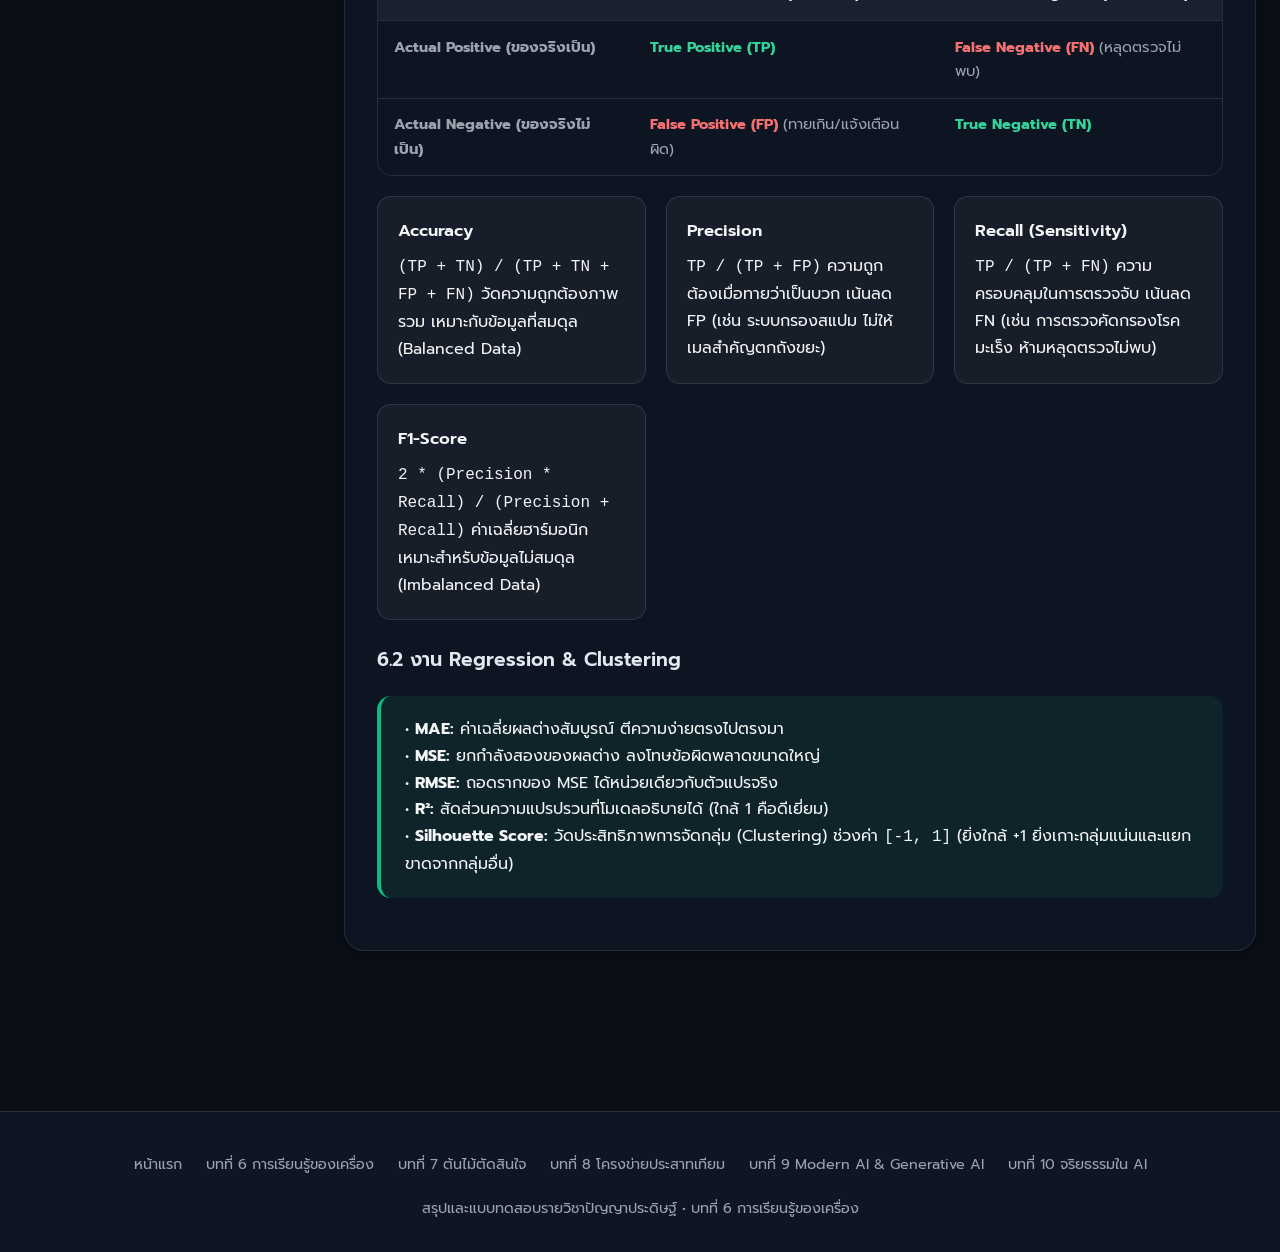
<file: html_summary/chapter06.html>
<!DOCTYPE html>
<html lang="th" data-theme="dark">
<head>
  <meta charset="UTF-8">
  <meta name="viewport" content="width=device-width, initial-scale=1.0">
  <title>บทที่ 6: การเรียนรู้ของเครื่อง (Machine Learning) | สรุปและแบบทดสอบ</title>
  <link rel="stylesheet" href="css/style.css">
</head>
<body>

  <!-- Navigation Bar -->
  <nav class="navbar">
    <div class="nav-container">
      <a href="index.html" class="nav-brand">
        <span class="nav-brand-badge" style="background: var(--ch6-color);">06</span>
        <span>AI Study Portal</span>
      </a>
      <ul class="nav-links">
        <li class="nav-item"><a href="index.html">หน้าแรก</a></li>
        <li class="nav-item"><a href="chapter06.html" class="active">บทที่ 6 (ML)</a></li>
        <li class="nav-item"><a href="chapter07.html">บทที่ 7 (Tree)</a></li>
        <li class="nav-item"><a href="chapter08.html">บทที่ 8 (ANN)</a></li>
        <li class="nav-item"><a href="chapter09.html">บทที่ 9 (Modern AI)</a></li>
        <li class="nav-item"><a href="chapter10.html">บทที่ 10 (Ethics)</a></li>
        <li class="nav-item"><a href="instructor_quiz.html" class="nav-instructor-badge">⭐ ควิซอาจารย์ (45 ข้อ)</a></li>
      </ul>
      <div class="nav-controls">
        <button id="theme-toggle-btn" class="btn-icon" title="เปลี่ยนธีม">☀️</button>
      </div>
    </div>
  </nav>

  <main class="main-wrapper">
    <!-- Chapter Header -->
    <header class="chapter-header">
      <div class="breadcrumb">
        <a href="index.html">หน้าแรก</a> <span>/</span>
        <span>บทที่ 6</span> <span>/</span>
        <span>การเรียนรู้ของเครื่อง</span>
      </div>
      <div class="chapter-title-group">
        <div>
          <span class="card-badge" style="color: var(--ch6-color); border-color: var(--ch6-color);">Machine Learning Core</span>
          <h1 class="chapter-main-title">บทที่ 6: การเรียนรู้ของเครื่อง (Machine Learning: ML)</h1>
          <p class="chapter-lead">
            สรุปหลักการทำงานของ ML, ความแตกต่างจากการเขียนโปรแกรมแบบดั้งเดิม, 3 รูปแบบการเรียนรู้หลัก, วงจร ML Pipeline, การจัดการ Overfitting และการประเมินผลโมเดลด้วยตัวชี้วัดสากล
          </p>
        </div>
      </div>
    </header>

    <!-- Tab Buttons -->
    <div class="tab-container">
      <button class="tab-btn active" data-tab="summary">📖 สรุปเนื้อหาเจาะลึก</button>
      <button class="tab-btn" data-tab="quiz">🎯 แบบทดสอบท้ายบท (10 ข้อ)</button>
    </div>

    <!-- TAB 1: SUMMARY CONTENT -->
    <div id="tab-summary-content" class="study-content">
      <!-- Sidebar TOC -->
      <aside class="study-sidebar">
        <div class="sidebar-title">📑 หัวข้อในบทนี้</div>
        <ul class="toc-list">
          <li class="toc-item"><a href="#sec-6-1">1. นิยามและแนวคิดพื้นฐาน</a></li>
          <li class="toc-item"><a href="#sec-6-2">2. องค์ประกอบสำคัญของระบบ ML</a></li>
          <li class="toc-item"><a href="#sec-6-3">3. 3 ประเภทของการเรียนรู้</a></li>
          <li class="toc-item"><a href="#sec-6-4">4. กระบวนการ ML Pipeline</a></li>
          <li class="toc-item"><a href="#sec-6-5">5. Underfitting vs Overfitting</a></li>
          <li class="toc-item"><a href="#sec-6-6">6. ตัวชี้วัดประสิทธิภาพ (Metrics)</a></li>
        </ul>
      </aside>

      <!-- Main Study Body -->
      <div class="study-body">
        <!-- Section 1 -->
        <section id="sec-6-1" class="section-block" style="--ch-theme: var(--ch6-color);">
          <h2 class="section-heading"><i>1.</i> นิยามและแนวคิดพื้นฐาน (Fundamental Paradigm)</h2>
          <p>
            <strong>Machine Learning (ML):</strong> คือการพัฒนาอัลกอริทึมและระบบที่สามารถ <em>"เรียนรู้รูปแบบ (Patterns) จากข้อมูลและยกระดับประสิทธิภาพได้เองจากประสบการณ์"</em> โดยที่มนุษย์ไม่ต้องคอยเขียนโปรแกรมกำหนดเงื่อนไขกฎเกณฑ์ตายตัวทีละข้อ
          </p>

          <div class="callout callout-important">
            <div class="callout-title">💡 การเปลี่ยนกระบวนทัศน์ (Paradigm Shift)</div>
            <p>
              <strong>Traditional Programming:</strong> นำ <code>Data + Rules (มนุษย์คิดกฎ)</code> &rarr; <code>Output</code><br>
              <strong>Machine Learning:</strong> นำ <code>Data + Output (คำตอบตัวอย่าง)</code> &rarr; <code>Model / Rules (คอมพิวเตอร์สร้างกฎเอง)</code>
            </p>
          </div>
        </section>

        <!-- Section 2 -->
        <section id="sec-6-2" class="section-block">
          <h2 class="section-heading"><i>2.</i> องค์ประกอบสำคัญของระบบ ML (Key Components)</h2>
          <div class="feature-grid">
            <div class="feature-box">
              <div class="feature-box-title">📊 1. Data (ข้อมูล)</div>
              <p>วัตถุดิบตั้งต้น ประกอบด้วย Features ($X$) และ Labels ($y$)</p>
            </div>
            <div class="feature-box">
              <div class="feature-box-title">⚙️ 2. Features (คุณลักษณะ)</div>
              <p>ตัวแปรคุณสมบัติที่ใช้เป็น Input นำเข้าสู่โมเดลเพื่อใช้แยกแยะ</p>
            </div>
            <div class="feature-box">
              <div class="feature-box-title">📐 3. Model / Algorithm</div>
              <p>โครงสร้างคณิตศาสตร์ที่ใช้เรียนรู้ เช่น Decision Tree, Neural Networks</p>
            </div>
            <div class="feature-box">
              <div class="feature-box-title">🎯 4. Loss Function</div>
              <p>ฟังก์ชันเป้าหมายที่ใช้วัดความคลาดเคลื่อนระหว่างค่าทำนายกับค่าจริง</p>
            </div>
            <div class="feature-box">
              <div class="feature-box-title">🔄 5. Training Process</div>
              <p>กระบวนการปรับปรุง Parameters/Weights เพื่อให้ค่า Loss ต่ำที่สุด</p>
            </div>
          </div>
        </section>

        <!-- Section 3 -->
        <section id="sec-6-3" class="section-block">
          <h2 class="section-heading"><i>3.</i> ประเภทของการเรียนรู้ของเครื่อง (Types of ML)</h2>
          <div class="table-responsive">
            <table>
              <thead>
                <tr>
                  <th>ประเภท</th>
                  <th>ลักษณะข้อมูลนำเข้า</th>
                  <th>เป้าหมายหลัก</th>
                  <th>ตัวอย่างงานสำคัญ</th>
                </tr>
              </thead>
              <tbody>
                <tr>
                  <td><strong style="color: #60a5fa;">Supervised Learning</strong></td>
                  <td>มีป้ายกำกับเฉลย (Labeled Data) $(X, y)$</td>
                  <td>สร้างฟังก์ชันทำนาย $y$ จาก $X$</td>
                  <td>
                    • <strong>Classification:</strong> จำแนกสแปม, ตรวจจับโรค<br>
                    • <strong>Regression:</strong> พยากรณ์ราคาบ้าน, คาดการณ์ยอดขาย
                  </td>
                </tr>
                <tr>
                  <td><strong style="color: #34d399;">Unsupervised Learning</strong></td>
                  <td>ไม่มีป้ายกำกับ (Unlabeled Data) $(X)$</td>
                  <td>ค้นหารูปแบบหรือโครงสร้างที่ซ่อนอยู่</td>
                  <td>
                    • <strong>Clustering:</strong> แบ่งกลุ่มพฤติกรรมลูกค้า (K-Means)<br>
                    • <strong>Dimensionality Reduction:</strong> ลดมิติข้อมูล (PCA)
                  </td>
                </tr>
                <tr>
                  <td><strong style="color: #f472b6;">Reinforcement Learning</strong></td>
                  <td>สภาพแวดล้อมจำลอง (Agent + Environment)</td>
                  <td>สะสมรางวัลสูงสุด (Maximize Cumulative Reward) ผ่านการลองผิดลองถูก</td>
                  <td>
                    AI เล่นเกม (AlphaGo), หุ่นยนต์เดินสองขา, ระบบขับเคลื่อนอัตโนมัติ
                  </td>
                </tr>
              </tbody>
            </table>
          </div>
        </section>

        <!-- Section 4 -->
        <section id="sec-6-4" class="section-block">
          <h2 class="section-heading"><i>4.</i> วงจรการพัฒนา (ML Pipeline) &amp; การแบ่งชุดข้อมูล</h2>
          <div class="formula-box" style="font-size: 0.95rem;">
            Problem Definition &rarr; Data Collection &rarr; Data Preprocessing &amp; Feature Engineering &rarr; Model Training &rarr; Model Evaluation &rarr; Deployment
          </div>

          <h3 class="sub-heading">การแบ่งชุดข้อมูล (Data Splitting Strategy)</h3>
          <div class="feature-grid">
            <div class="feature-box">
              <div class="feature-box-title" style="color: #60a5fa;">Training Set (~70%)</div>
              <p>ใช้สำหรับสอนโมเดล ให้โมเดลปรับจูนพารามิเตอร์ภายใน (Weights/Biases)</p>
            </div>
            <div class="feature-box">
              <div class="feature-box-title" style="color: #fbbf24;">Validation Set (~15%)</div>
              <p>ใช้สำหรับคัดเลือกสถาปัตยกรรมโมเดลและปรับจูน Hyperparameters</p>
            </div>
            <div class="feature-box">
              <div class="feature-box-title" style="color: #f87171;">Testing Set (~15%)</div>
              <p>ข้อสอบชุดสุดท้ายที่ใช้ประเมินประสิทธิภาพ <strong>(ห้ามใช้เทรนเด็ดขาด เพื่อป้องกัน Data Leakage)</strong></p>
            </div>
          </div>
        </section>

        <!-- Section 5 -->
        <section id="sec-6-5" class="section-block">
          <h2 class="section-heading"><i>5.</i> การสรุปผลทั่วไป, Underfitting และ Overfitting</h2>
          <div class="table-responsive">
            <table>
              <thead>
                <tr>
                  <th>สภาวะ</th>
                  <th>พฤติกรรมบนชุดข้อมูล</th>
                  <th>สาเหตุหลัก</th>
                  <th>แนวทางแก้ไข</th>
                </tr>
              </thead>
              <tbody>
                <tr>
                  <td><strong style="color: #fbbf24;">Underfitting<br>(High Bias)</strong></td>
                  <td>แม่นยำต่ำทั้งบน Training Set และ Testing Set</td>
                  <td>โมเดลเรียบง่ายเกินไป ไม่สามารถจับรูปแบบความสัมพันธ์ของข้อมูลได้</td>
                  <td>เพิ่มความซับซ้อนของโมเดล, เพิ่มจำนวนฟีเจอร์, ลด Regularization</td>
                </tr>
                <tr>
                  <td><strong style="color: #f87171;">Overfitting<br>(High Variance)</strong></td>
                  <td>แม่นยำสูงมากบน Training Set (ใกล้ 100%) แต่แม่นยำต่ำมากบน Testing Set</td>
                  <td>โมเดลซับซ้อนเกินไป จนจดจำสัญญาณรบกวน (Noise) ในชุดฝึกสอน</td>
                  <td>ลดความซับซ้อนของโมเดล, เพิ่มข้อมูลฝึก, ทำ Regularization (L1/L2), ทำ Pruning</td>
                </tr>
              </tbody>
            </table>
          </div>
        </section>

        <!-- Section 6 -->
        <section id="sec-6-6" class="section-block">
          <h2 class="section-heading"><i>6.</i> ตัวชี้วัดประสิทธิภาพ (Evaluation Metrics)</h2>
          
          <h3 class="sub-heading">6.1 งาน Classification (Confusion Matrix)</h3>
          <div class="table-responsive">
            <table>
              <thead>
                <tr>
                  <th></th>
                  <th>Predicted Positive (ทายว่าเป็น)</th>
                  <th>Predicted Negative (ทายว่าไม่เป็น)</th>
                </tr>
              </thead>
              <tbody>
                <tr>
                  <td><strong>Actual Positive (ของจริงเป็น)</strong></td>
                  <td><strong style="color: #34d399;">True Positive (TP)</strong></td>
                  <td><strong style="color: #f87171;">False Negative (FN)</strong> (หลุดตรวจไม่พบ)</td>
                </tr>
                <tr>
                  <td><strong>Actual Negative (ของจริงไม่เป็น)</strong></td>
                  <td><strong style="color: #f87171;">False Positive (FP)</strong> (ทายเกิน/แจ้งเตือนผิด)</td>
                  <td><strong style="color: #34d399;">True Negative (TN)</strong></td>
                </tr>
              </tbody>
            </table>
          </div>

          <div class="feature-grid">
            <div class="feature-box">
              <div class="feature-box-title">Accuracy</div>
              <p><code>(TP + TN) / (TP + TN + FP + FN)</code> วัดความถูกต้องภาพรวม เหมาะกับข้อมูลที่สมดุล (Balanced Data)</p>
            </div>
            <div class="feature-box">
              <div class="feature-box-title">Precision</div>
              <p><code>TP / (TP + FP)</code> ความถูกต้องเมื่อทายว่าเป็นบวก เน้นลด FP (เช่น ระบบกรองสแปม ไม่ให้เมลสำคัญตกถังขยะ)</p>
            </div>
            <div class="feature-box">
              <div class="feature-box-title">Recall (Sensitivity)</div>
              <p><code>TP / (TP + FN)</code> ความครอบคลุมในการตรวจจับ เน้นลด FN (เช่น การตรวจคัดกรองโรคมะเร็ง ห้ามหลุดตรวจไม่พบ)</p>
            </div>
            <div class="feature-box">
              <div class="feature-box-title">F1-Score</div>
              <p><code>2 * (Precision * Recall) / (Precision + Recall)</code> ค่าเฉลี่ยฮาร์มอนิก เหมาะสำหรับข้อมูลไม่สมดุล (Imbalanced Data)</p>
            </div>
          </div>

          <h3 class="sub-heading">6.2 งาน Regression &amp; Clustering</h3>
          <div class="callout callout-tip">
            <p>
              • <strong>MAE:</strong> ค่าเฉลี่ยผลต่างสัมบูรณ์ ตีความง่ายตรงไปตรงมา<br>
              • <strong>MSE:</strong> ยกกำลังสองของผลต่าง ลงโทษข้อผิดพลาดขนาดใหญ่<br>
              • <strong>RMSE:</strong> ถอดรากของ MSE ได้หน่วยเดียวกับตัวแปรจริง<br>
              • <strong>R²:</strong> สัดส่วนความแปรปรวนที่โมเดลอธิบายได้ (ใกล้ 1 คือดีเยี่ยม)<br>
              • <strong>Silhouette Score:</strong> วัดประสิทธิภาพการจัดกลุ่ม (Clustering) ช่วงค่า <code>[-1, 1]</code> (ยิ่งใกล้ +1 ยิ่งเกาะกลุ่มแน่นและแยกขาดจากกลุ่มอื่น)
            </p>
          </div>
        </section>
      </div>
    </div>

    <!-- TAB 2: INTERACTIVE QUIZ -->
    <div id="tab-quiz-content" style="display: none;">
      <div id="chapter-quiz-container"></div>
    </div>
  </main>

  <!-- Footer -->
  <footer class="footer">
    <div class="footer-nav">
      <a href="index.html">หน้าแรก</a>
      <a href="chapter06.html">บทที่ 6 การเรียนรู้ของเครื่อง</a>
      <a href="chapter07.html">บทที่ 7 ต้นไม้ตัดสินใจ</a>
      <a href="chapter08.html">บทที่ 8 โครงข่ายประสาทเทียม</a>
      <a href="chapter09.html">บทที่ 9 Modern AI &amp; Generative AI</a>
      <a href="chapter10.html">บทที่ 10 จริยธรรมใน AI</a>
    </div>
    <p>สรุปและแบบทดสอบรายวิชาปัญญาประดิษฐ์ • บทที่ 6 การเรียนรู้ของเครื่อง</p>
  </footer>

  <!-- Scripts -->
  <script src="js/quiz_data.js"></script>
  <script src="js/app.js"></script>
  <script>
    document.addEventListener('DOMContentLoaded', () => {
      // Initialize Quiz for Chapter 6
      new QuizEngine('chapter-quiz-container', QUIZ_DATABASE.chapter06);

      // Handle direct tab link via URL parameter ?tab=quiz
      const urlParams = new URLSearchParams(window.location.search);
      if (urlParams.get('tab') === 'quiz') {
        const quizBtn = document.querySelector('.tab-btn[data-tab="quiz"]');
        if (quizBtn) quizBtn.click();
      }
    });
  </script>
</body>
</html>
</file>
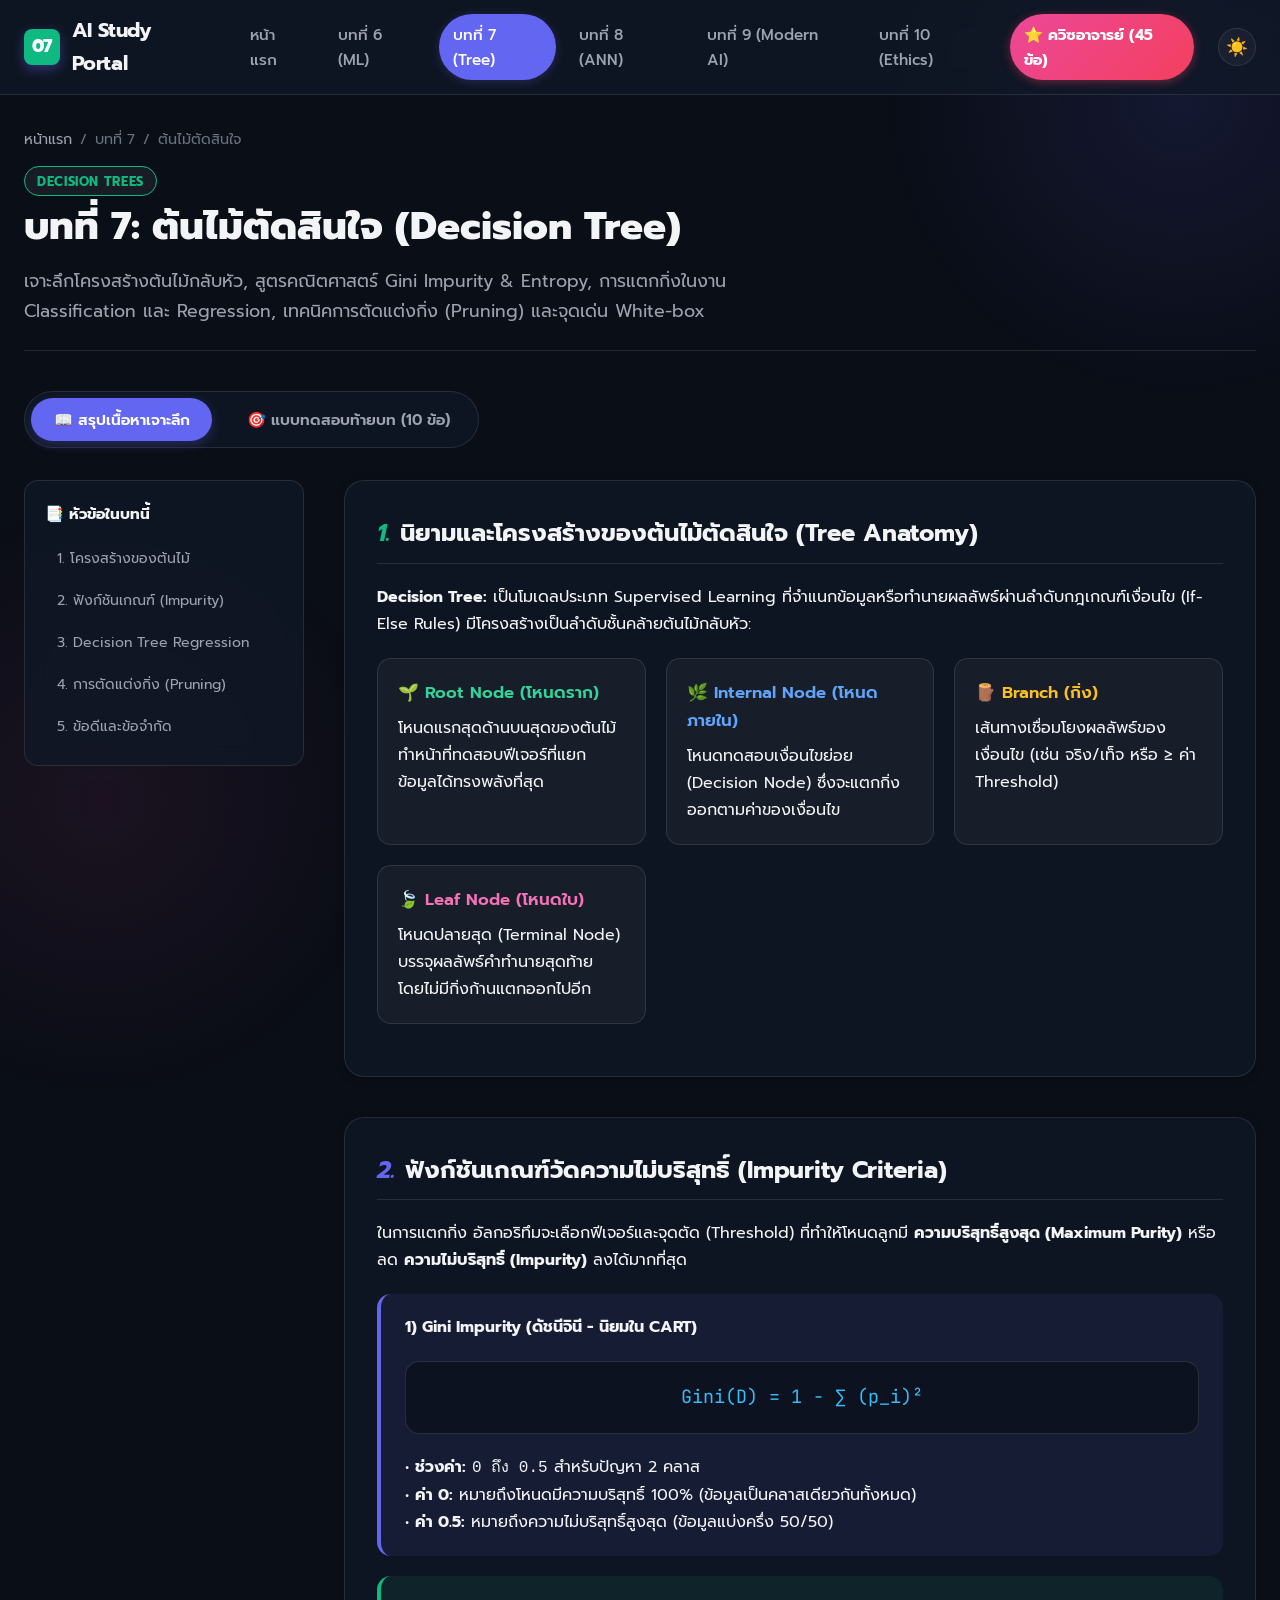
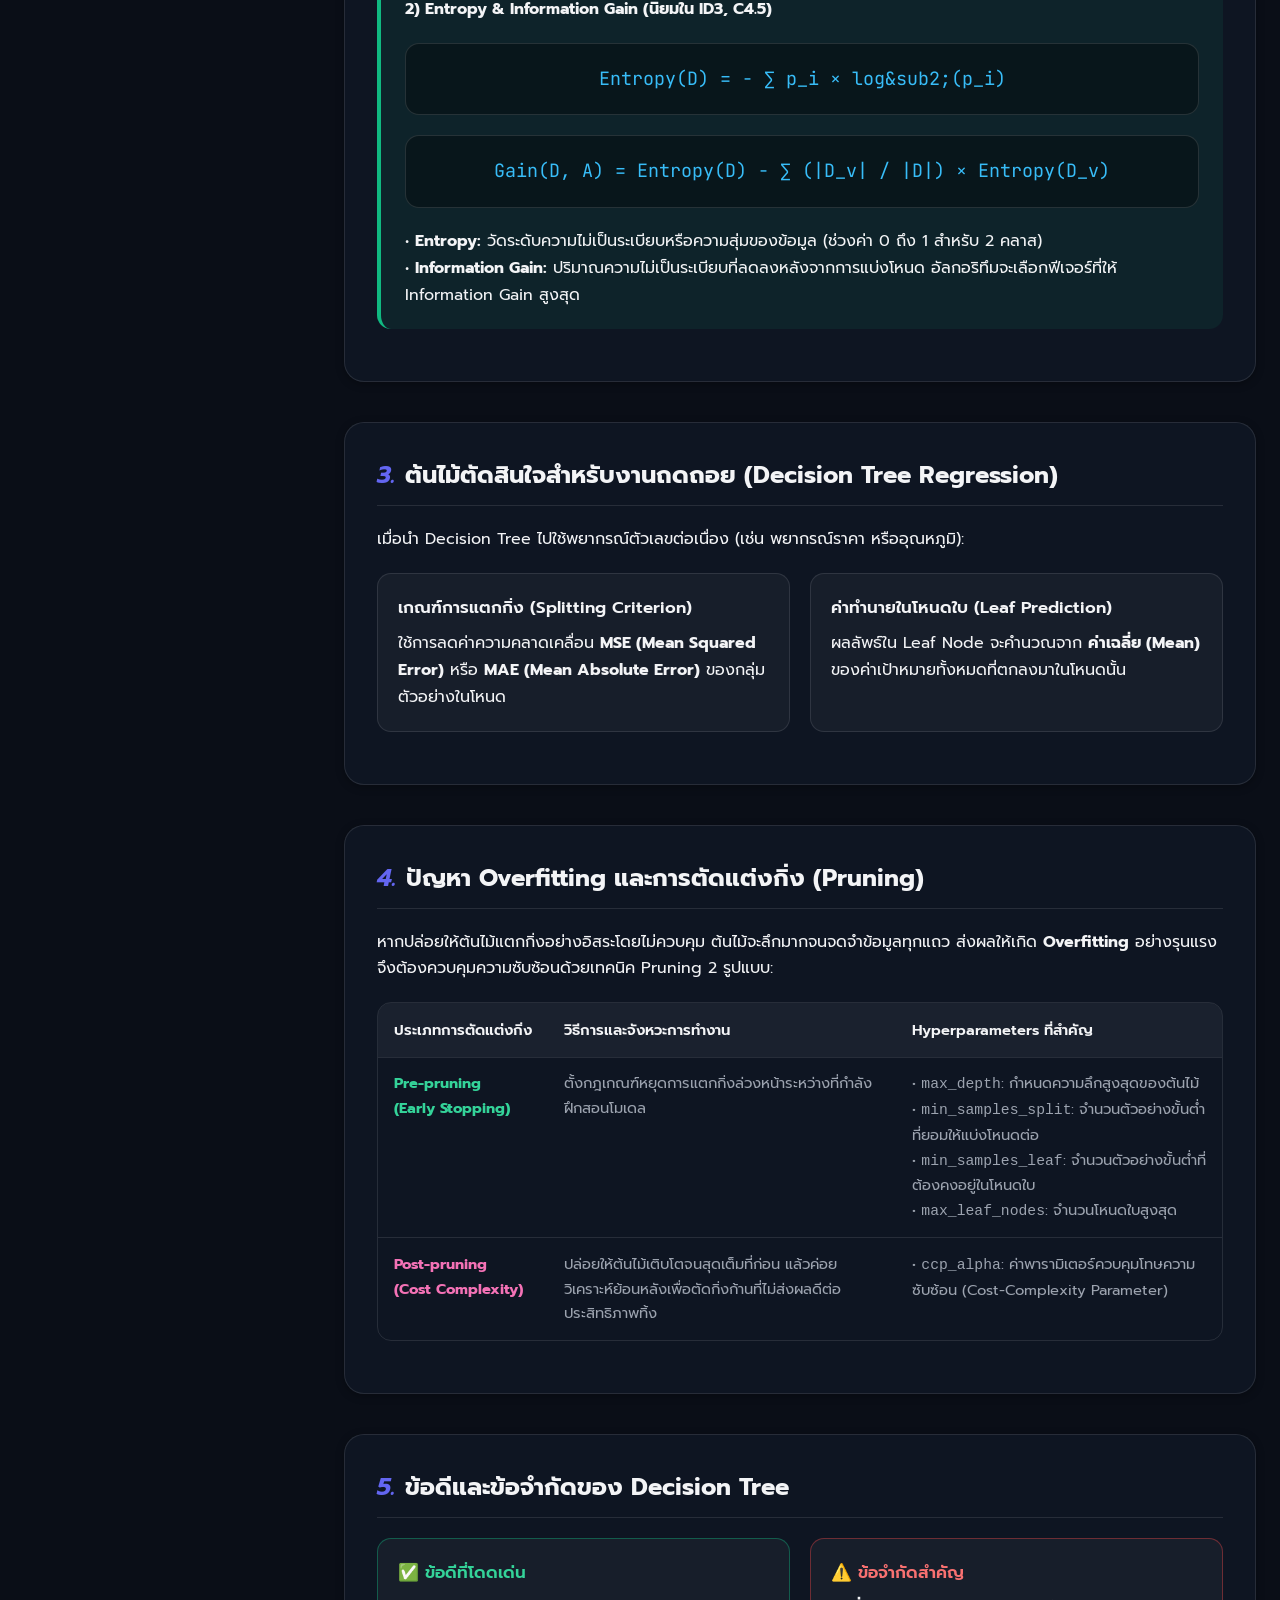
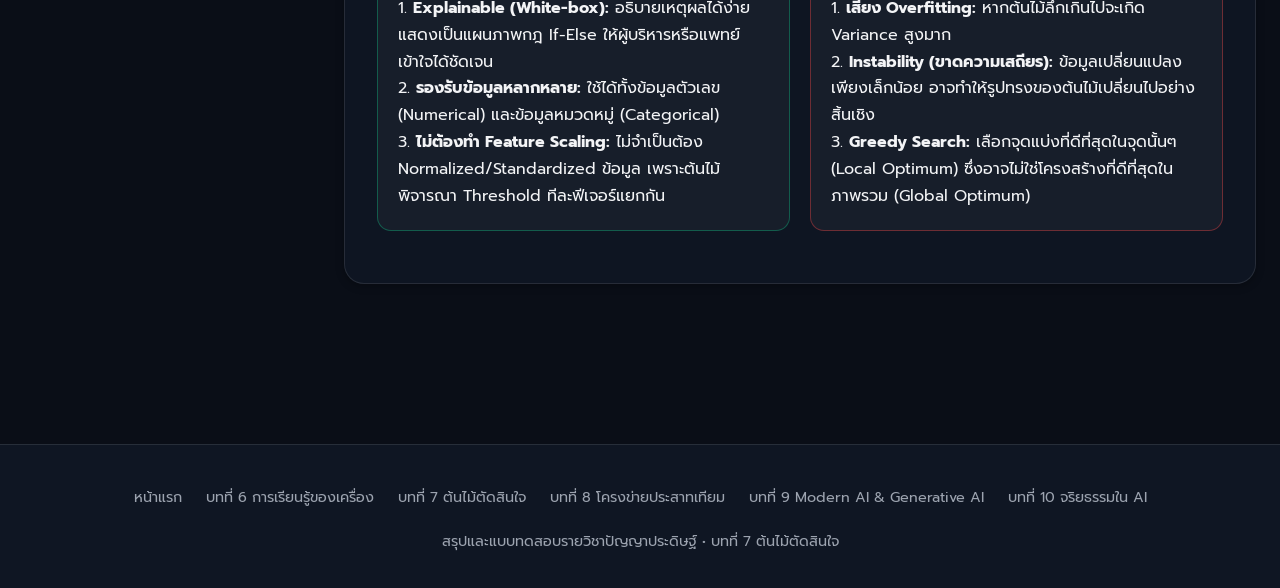
<file: html_summary/chapter07.html>
<!DOCTYPE html>
<html lang="th" data-theme="dark">
<head>
  <meta charset="UTF-8">
  <meta name="viewport" content="width=device-width, initial-scale=1.0">
  <title>บทที่ 7: ต้นไม้ตัดสินใจ (Decision Tree) | สรุปและแบบทดสอบ</title>
  <link rel="stylesheet" href="css/style.css">
</head>
<body>

  <!-- Navigation Bar -->
  <nav class="navbar">
    <div class="nav-container">
      <a href="index.html" class="nav-brand">
        <span class="nav-brand-badge" style="background: var(--ch7-color);">07</span>
        <span>AI Study Portal</span>
      </a>
      <ul class="nav-links">
        <li class="nav-item"><a href="index.html">หน้าแรก</a></li>
        <li class="nav-item"><a href="chapter06.html">บทที่ 6 (ML)</a></li>
        <li class="nav-item"><a href="chapter07.html" class="active">บทที่ 7 (Tree)</a></li>
        <li class="nav-item"><a href="chapter08.html">บทที่ 8 (ANN)</a></li>
        <li class="nav-item"><a href="chapter09.html">บทที่ 9 (Modern AI)</a></li>
        <li class="nav-item"><a href="chapter10.html">บทที่ 10 (Ethics)</a></li>
        <li class="nav-item"><a href="instructor_quiz.html" class="nav-instructor-badge">⭐ ควิซอาจารย์ (45 ข้อ)</a></li>
      </ul>
      <div class="nav-controls">
        <button id="theme-toggle-btn" class="btn-icon" title="เปลี่ยนธีม">☀️</button>
      </div>
    </div>
  </nav>

  <main class="main-wrapper">
    <!-- Chapter Header -->
    <header class="chapter-header">
      <div class="breadcrumb">
        <a href="index.html">หน้าแรก</a> <span>/</span>
        <span>บทที่ 7</span> <span>/</span>
        <span>ต้นไม้ตัดสินใจ</span>
      </div>
      <div class="chapter-title-group">
        <div>
          <span class="card-badge" style="color: var(--ch7-color); border-color: var(--ch7-color);">Decision Trees</span>
          <h1 class="chapter-main-title">บทที่ 7: ต้นไม้ตัดสินใจ (Decision Tree)</h1>
          <p class="chapter-lead">
            เจาะลึกโครงสร้างต้นไม้กลับหัว, สูตรคณิตศาสตร์ Gini Impurity &amp; Entropy, การแตกกิ่งในงาน Classification และ Regression, เทคนิคการตัดแต่งกิ่ง (Pruning) และจุดเด่น White-box
          </p>
        </div>
      </div>
    </header>

    <!-- Tab Buttons -->
    <div class="tab-container">
      <button class="tab-btn active" data-tab="summary">📖 สรุปเนื้อหาเจาะลึก</button>
      <button class="tab-btn" data-tab="quiz">🎯 แบบทดสอบท้ายบท (10 ข้อ)</button>
    </div>

    <!-- TAB 1: SUMMARY CONTENT -->
    <div id="tab-summary-content" class="study-content">
      <!-- Sidebar TOC -->
      <aside class="study-sidebar">
        <div class="sidebar-title">📑 หัวข้อในบทนี้</div>
        <ul class="toc-list">
          <li class="toc-item"><a href="#sec-7-1">1. โครงสร้างของต้นไม้</a></li>
          <li class="toc-item"><a href="#sec-7-2">2. ฟังก์ชันเกณฑ์ (Impurity)</a></li>
          <li class="toc-item"><a href="#sec-7-3">3. Decision Tree Regression</a></li>
          <li class="toc-item"><a href="#sec-7-4">4. การตัดแต่งกิ่ง (Pruning)</a></li>
          <li class="toc-item"><a href="#sec-7-5">5. ข้อดีและข้อจำกัด</a></li>
        </ul>
      </aside>

      <!-- Main Study Body -->
      <div class="study-body">
        <!-- Section 1 -->
        <section id="sec-7-1" class="section-block" style="--ch-theme: var(--ch7-color);">
          <h2 class="section-heading"><i>1.</i> นิยามและโครงสร้างของต้นไม้ตัดสินใจ (Tree Anatomy)</h2>
          <p>
            <strong>Decision Tree:</strong> เป็นโมเดลประเภท Supervised Learning ที่จำแนกข้อมูลหรือทำนายผลลัพธ์ผ่านลำดับกฎเกณฑ์เงื่อนไข (If-Else Rules) มีโครงสร้างเป็นลำดับชั้นคล้ายต้นไม้กลับหัว:
          </p>

          <div class="feature-grid">
            <div class="feature-box">
              <div class="feature-box-title" style="color: #34d399;">🌱 Root Node (โหนดราก)</div>
              <p>โหนดแรกสุดด้านบนสุดของต้นไม้ ทำหน้าที่ทดสอบฟีเจอร์ที่แยกข้อมูลได้ทรงพลังที่สุด</p>
            </div>
            <div class="feature-box">
              <div class="feature-box-title" style="color: #60a5fa;">🌿 Internal Node (โหนดภายใน)</div>
              <p>โหนดทดสอบเงื่อนไขย่อย (Decision Node) ซึ่งจะแตกกิ่งออกตามค่าของเงื่อนไข</p>
            </div>
            <div class="feature-box">
              <div class="feature-box-title" style="color: #fbbf24;">🪵 Branch (กิ่ง)</div>
              <p>เส้นทางเชื่อมโยงผลลัพธ์ของเงื่อนไข (เช่น จริง/เท็จ หรือ &ge; ค่า Threshold)</p>
            </div>
            <div class="feature-box">
              <div class="feature-box-title" style="color: #f472b6;">🍃 Leaf Node (โหนดใบ)</div>
              <p>โหนดปลายสุด (Terminal Node) บรรจุผลลัพธ์คำทำนายสุดท้าย โดยไม่มีกิ่งก้านแตกออกไปอีก</p>
            </div>
          </div>
        </section>

        <!-- Section 2 -->
        <section id="sec-7-2" class="section-block">
          <h2 class="section-heading"><i>2.</i> ฟังก์ชันเกณฑ์วัดความไม่บริสุทธิ์ (Impurity Criteria)</h2>
          <p>
            ในการแตกกิ่ง อัลกอริทึมจะเลือกฟีเจอร์และจุดตัด (Threshold) ที่ทำให้โหนดลูกมี <strong>ความบริสุทธิ์สูงสุด (Maximum Purity)</strong> หรือลด <strong>ความไม่บริสุทธิ์ (Impurity)</strong> ลงได้มากที่สุด
          </p>

          <div class="callout callout-important">
            <div class="callout-title">1) Gini Impurity (ดัชนีจินี - นิยมใน CART)</div>
            <div class="formula-box">
              Gini(D) = 1 - &sum; (p_i)&sup2;
            </div>
            <p>
              • <strong>ช่วงค่า:</strong> <code>0 ถึง 0.5</code> สำหรับปัญหา 2 คลาส<br>
              • <strong>ค่า 0:</strong> หมายถึงโหนดมีความบริสุทธิ์ 100% (ข้อมูลเป็นคลาสเดียวกันทั้งหมด)<br>
              • <strong>ค่า 0.5:</strong> หมายถึงความไม่บริสุทธิ์สูงสุด (ข้อมูลแบ่งครึ่ง 50/50)
            </p>
          </div>

          <div class="callout callout-tip">
            <div class="callout-title">2) Entropy &amp; Information Gain (นิยมใน ID3, C4.5)</div>
            <div class="formula-box">
              Entropy(D) = - &sum; p_i &times; log&sub2;(p_i)
            </div>
            <div class="formula-box" style="margin-top: 0.5rem;">
              Gain(D, A) = Entropy(D) - &sum; (|D_v| / |D|) &times; Entropy(D_v)
            </div>
            <p>
              • <strong>Entropy:</strong> วัดระดับความไม่เป็นระเบียบหรือความสุ่มของข้อมูล (ช่วงค่า 0 ถึง 1 สำหรับ 2 คลาส)<br>
              • <strong>Information Gain:</strong> ปริมาณความไม่เป็นระเบียบที่ลดลงหลังจากการแบ่งโหนด อัลกอริทึมจะเลือกฟีเจอร์ที่ให้ Information Gain สูงสุด
            </p>
          </div>
        </section>

        <!-- Section 3 -->
        <section id="sec-7-3" class="section-block">
          <h2 class="section-heading"><i>3.</i> ต้นไม้ตัดสินใจสำหรับงานถดถอย (Decision Tree Regression)</h2>
          <p>
            เมื่อนำ Decision Tree ไปใช้พยากรณ์ตัวเลขต่อเนื่อง (เช่น พยากรณ์ราคา หรืออุณหภูมิ):
          </p>
          <div class="feature-grid">
            <div class="feature-box">
              <div class="feature-box-title">เกณฑ์การแตกกิ่ง (Splitting Criterion)</div>
              <p>ใช้การลดค่าความคลาดเคลื่อน <strong>MSE (Mean Squared Error)</strong> หรือ <strong>MAE (Mean Absolute Error)</strong> ของกลุ่มตัวอย่างในโหนด</p>
            </div>
            <div class="feature-box">
              <div class="feature-box-title">ค่าทำนายในโหนดใบ (Leaf Prediction)</div>
              <p>ผลลัพธ์ใน Leaf Node จะคำนวณจาก <strong>ค่าเฉลี่ย (Mean)</strong> ของค่าเป้าหมายทั้งหมดที่ตกลงมาในโหนดนั้น</p>
            </div>
          </div>
        </section>

        <!-- Section 4 -->
        <section id="sec-7-4" class="section-block">
          <h2 class="section-heading"><i>4.</i> ปัญหา Overfitting และการตัดแต่งกิ่ง (Pruning)</h2>
          <p>
            หากปล่อยให้ต้นไม้แตกกิ่งอย่างอิสระโดยไม่ควบคุม ต้นไม้จะลึกมากจนจดจำข้อมูลทุกแถว ส่งผลให้เกิด <strong>Overfitting</strong> อย่างรุนแรง จึงต้องควบคุมความซับซ้อนด้วยเทคนิค Pruning 2 รูปแบบ:
          </p>

          <div class="table-responsive">
            <table>
              <thead>
                <tr>
                  <th>ประเภทการตัดแต่งกิ่ง</th>
                  <th>วิธีการและจังหวะการทำงาน</th>
                  <th>Hyperparameters ที่สำคัญ</th>
                </tr>
              </thead>
              <tbody>
                <tr>
                  <td><strong style="color: #34d399;">Pre-pruning<br>(Early Stopping)</strong></td>
                  <td>ตั้งกฎเกณฑ์หยุดการแตกกิ่งล่วงหน้าระหว่างที่กำลังฝึกสอนโมเดล</td>
                  <td>
                    • <code>max_depth</code>: กำหนดความลึกสูงสุดของต้นไม้<br>
                    • <code>min_samples_split</code>: จำนวนตัวอย่างขั้นต่ำที่ยอมให้แบ่งโหนดต่อ<br>
                    • <code>min_samples_leaf</code>: จำนวนตัวอย่างขั้นต่ำที่ต้องคงอยู่ในโหนดใบ<br>
                    • <code>max_leaf_nodes</code>: จำนวนโหนดใบสูงสุด
                  </td>
                </tr>
                <tr>
                  <td><strong style="color: #f472b6;">Post-pruning<br>(Cost Complexity)</strong></td>
                  <td>ปล่อยให้ต้นไม้เติบโตจนสุดเต็มที่ก่อน แล้วค่อยวิเคราะห์ย้อนหลังเพื่อตัดกิ่งก้านที่ไม่ส่งผลดีต่อประสิทธิภาพทิ้ง</td>
                  <td>
                    • <code>ccp_alpha</code>: ค่าพารามิเตอร์ควบคุมโทษความซับซ้อน (Cost-Complexity Parameter)
                  </td>
                </tr>
              </tbody>
            </table>
          </div>
        </section>

        <!-- Section 5 -->
        <section id="sec-7-5" class="section-block">
          <h2 class="section-heading"><i>5.</i> ข้อดีและข้อจำกัดของ Decision Tree</h2>
          <div class="feature-grid">
            <div class="feature-box" style="border-color: rgba(16, 185, 129, 0.4);">
              <div class="feature-box-title" style="color: #34d399;">✅ ข้อดีที่โดดเด่น</div>
              <p>
                1. <strong>Explainable (White-box):</strong> อธิบายเหตุผลได้ง่าย แสดงเป็นแผนภาพกฎ If-Else ให้ผู้บริหารหรือแพทย์เข้าใจได้ชัดเจน<br>
                2. <strong>รองรับข้อมูลหลากหลาย:</strong> ใช้ได้ทั้งข้อมูลตัวเลข (Numerical) และข้อมูลหมวดหมู่ (Categorical)<br>
                3. <strong>ไม่ต้องทำ Feature Scaling:</strong> ไม่จำเป็นต้อง Normalized/Standardized ข้อมูล เพราะต้นไม้พิจารณา Threshold ทีละฟีเจอร์แยกกัน
              </p>
            </div>
            <div class="feature-box" style="border-color: rgba(239, 68, 68, 0.4);">
              <div class="feature-box-title" style="color: #f87171;">⚠️ ข้อจำกัดสำคัญ</div>
              <p>
                1. <strong>เสี่ยง Overfitting:</strong> หากต้นไม้ลึกเกินไปจะเกิด Variance สูงมาก<br>
                2. <strong>Instability (ขาดความเสถียร):</strong> ข้อมูลเปลี่ยนแปลงเพียงเล็กน้อย อาจทำให้รูปทรงของต้นไม้เปลี่ยนไปอย่างสิ้นเชิง<br>
                3. <strong>Greedy Search:</strong> เลือกจุดแบ่งที่ดีที่สุดในจุดนั้นๆ (Local Optimum) ซึ่งอาจไม่ใช่โครงสร้างที่ดีที่สุดในภาพรวม (Global Optimum)
              </p>
            </div>
          </div>
        </section>
      </div>
    </div>

    <!-- TAB 2: INTERACTIVE QUIZ -->
    <div id="tab-quiz-content" style="display: none;">
      <div id="chapter-quiz-container"></div>
    </div>
  </main>

  <!-- Footer -->
  <footer class="footer">
    <div class="footer-nav">
      <a href="index.html">หน้าแรก</a>
      <a href="chapter06.html">บทที่ 6 การเรียนรู้ของเครื่อง</a>
      <a href="chapter07.html">บทที่ 7 ต้นไม้ตัดสินใจ</a>
      <a href="chapter08.html">บทที่ 8 โครงข่ายประสาทเทียม</a>
      <a href="chapter09.html">บทที่ 9 Modern AI &amp; Generative AI</a>
      <a href="chapter10.html">บทที่ 10 จริยธรรมใน AI</a>
    </div>
    <p>สรุปและแบบทดสอบรายวิชาปัญญาประดิษฐ์ • บทที่ 7 ต้นไม้ตัดสินใจ</p>
  </footer>

  <!-- Scripts -->
  <script src="js/quiz_data.js"></script>
  <script src="js/app.js"></script>
  <script>
    document.addEventListener('DOMContentLoaded', () => {
      // Initialize Quiz for Chapter 7
      new QuizEngine('chapter-quiz-container', QUIZ_DATABASE.chapter07);

      // Handle direct tab link via URL parameter ?tab=quiz
      const urlParams = new URLSearchParams(window.location.search);
      if (urlParams.get('tab') === 'quiz') {
        const quizBtn = document.querySelector('.tab-btn[data-tab="quiz"]');
        if (quizBtn) quizBtn.click();
      }
    });
  </script>
</body>
</html>
</file>
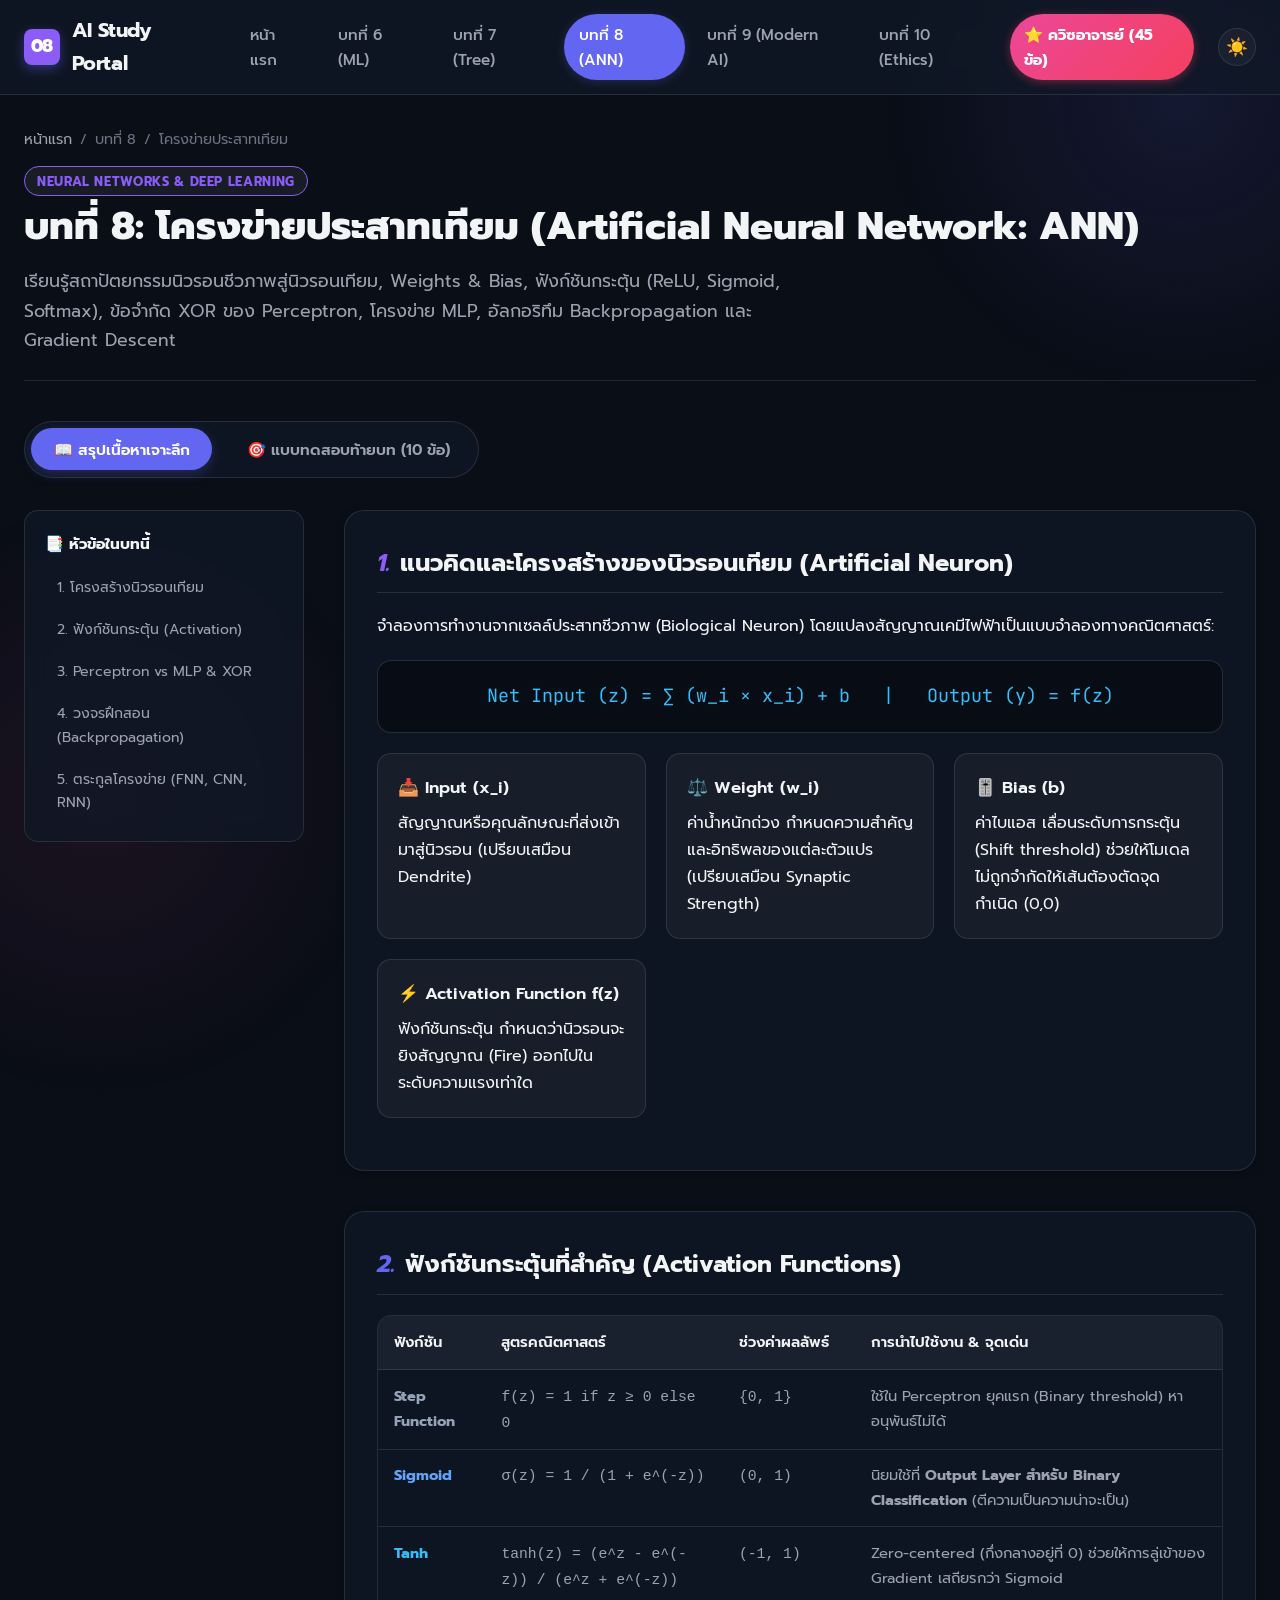
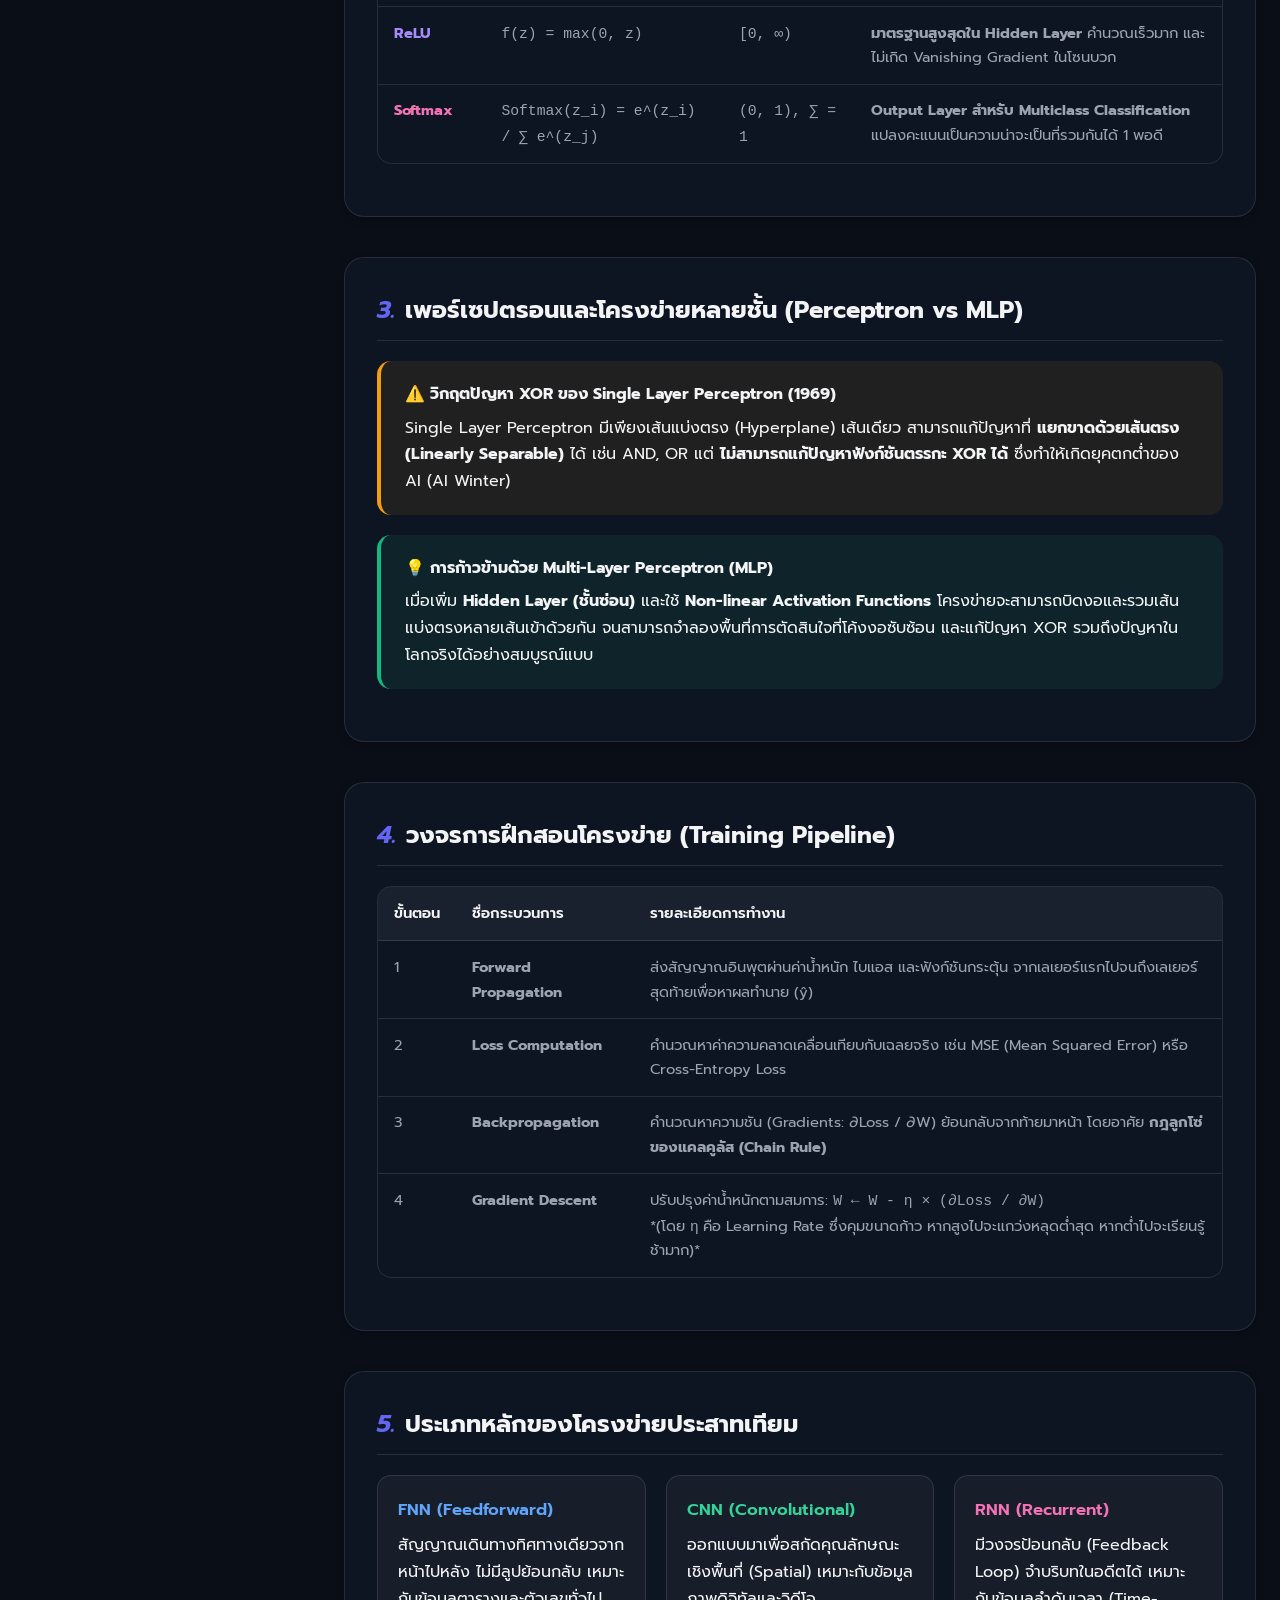
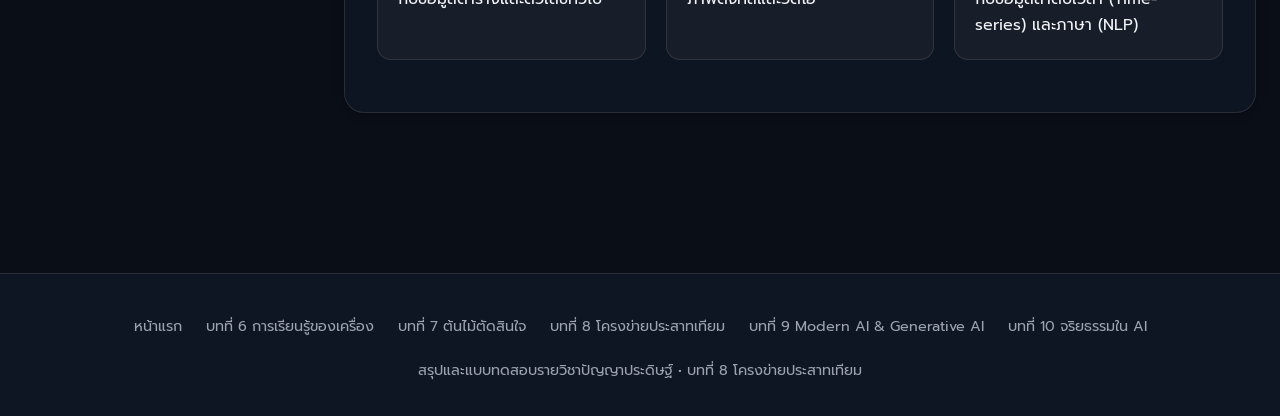
<file: html_summary/chapter08.html>
<!DOCTYPE html>
<html lang="th" data-theme="dark">
<head>
  <meta charset="UTF-8">
  <meta name="viewport" content="width=device-width, initial-scale=1.0">
  <title>บทที่ 8: โครงข่ายประสาทเทียม (Artificial Neural Network) | สรุปและแบบทดสอบ</title>
  <link rel="stylesheet" href="css/style.css">
</head>
<body>

  <!-- Navigation Bar -->
  <nav class="navbar">
    <div class="nav-container">
      <a href="index.html" class="nav-brand">
        <span class="nav-brand-badge" style="background: var(--ch8-color);">08</span>
        <span>AI Study Portal</span>
      </a>
      <ul class="nav-links">
        <li class="nav-item"><a href="index.html">หน้าแรก</a></li>
        <li class="nav-item"><a href="chapter06.html">บทที่ 6 (ML)</a></li>
        <li class="nav-item"><a href="chapter07.html">บทที่ 7 (Tree)</a></li>
        <li class="nav-item"><a href="chapter08.html" class="active">บทที่ 8 (ANN)</a></li>
        <li class="nav-item"><a href="chapter09.html">บทที่ 9 (Modern AI)</a></li>
        <li class="nav-item"><a href="chapter10.html">บทที่ 10 (Ethics)</a></li>
        <li class="nav-item"><a href="instructor_quiz.html" class="nav-instructor-badge">⭐ ควิซอาจารย์ (45 ข้อ)</a></li>
      </ul>
      <div class="nav-controls">
        <button id="theme-toggle-btn" class="btn-icon" title="เปลี่ยนธีม">☀️</button>
      </div>
    </div>
  </nav>

  <main class="main-wrapper">
    <!-- Chapter Header -->
    <header class="chapter-header">
      <div class="breadcrumb">
        <a href="index.html">หน้าแรก</a> <span>/</span>
        <span>บทที่ 8</span> <span>/</span>
        <span>โครงข่ายประสาทเทียม</span>
      </div>
      <div class="chapter-title-group">
        <div>
          <span class="card-badge" style="color: var(--ch8-color); border-color: var(--ch8-color);">Neural Networks &amp; Deep Learning</span>
          <h1 class="chapter-main-title">บทที่ 8: โครงข่ายประสาทเทียม (Artificial Neural Network: ANN)</h1>
          <p class="chapter-lead">
            เรียนรู้สถาปัตยกรรมนิวรอนชีวภาพสู่นิวรอนเทียม, Weights &amp; Bias, ฟังก์ชันกระตุ้น (ReLU, Sigmoid, Softmax), ข้อจำกัด XOR ของ Perceptron, โครงข่าย MLP, อัลกอริทึม Backpropagation และ Gradient Descent
          </p>
        </div>
      </div>
    </header>

    <!-- Tab Buttons -->
    <div class="tab-container">
      <button class="tab-btn active" data-tab="summary">📖 สรุปเนื้อหาเจาะลึก</button>
      <button class="tab-btn" data-tab="quiz">🎯 แบบทดสอบท้ายบท (10 ข้อ)</button>
    </div>

    <!-- TAB 1: SUMMARY CONTENT -->
    <div id="tab-summary-content" class="study-content">
      <!-- Sidebar TOC -->
      <aside class="study-sidebar">
        <div class="sidebar-title">📑 หัวข้อในบทนี้</div>
        <ul class="toc-list">
          <li class="toc-item"><a href="#sec-8-1">1. โครงสร้างนิวรอนเทียม</a></li>
          <li class="toc-item"><a href="#sec-8-2">2. ฟังก์ชันกระตุ้น (Activation)</a></li>
          <li class="toc-item"><a href="#sec-8-3">3. Perceptron vs MLP &amp; XOR</a></li>
          <li class="toc-item"><a href="#sec-8-4">4. วงจรฝึกสอน (Backpropagation)</a></li>
          <li class="toc-item"><a href="#sec-8-5">5. ตระกูลโครงข่าย (FNN, CNN, RNN)</a></li>
        </ul>
      </aside>

      <!-- Main Study Body -->
      <div class="study-body">
        <!-- Section 1 -->
        <section id="sec-8-1" class="section-block" style="--ch-theme: var(--ch8-color);">
          <h2 class="section-heading"><i>1.</i> แนวคิดและโครงสร้างของนิวรอนเทียม (Artificial Neuron)</h2>
          <p>
            จำลองการทำงานจากเซลล์ประสาทชีวภาพ (Biological Neuron) โดยแปลงสัญญาณเคมีไฟฟ้าเป็นแบบจำลองทางคณิตศาสตร์:
          </p>

          <div class="formula-box">
            Net Input (z) = &sum; (w_i &times; x_i) + b &nbsp;&nbsp;|&nbsp;&nbsp; Output (y) = f(z)
          </div>

          <div class="feature-grid">
            <div class="feature-box">
              <div class="feature-box-title">📥 Input (x_i)</div>
              <p>สัญญาณหรือคุณลักษณะที่ส่งเข้ามาสู่นิวรอน (เปรียบเสมือน Dendrite)</p>
            </div>
            <div class="feature-box">
              <div class="feature-box-title">⚖️ Weight (w_i)</div>
              <p>ค่าน้ำหนักถ่วง กำหนดความสำคัญและอิทธิพลของแต่ละตัวแปร (เปรียบเสมือน Synaptic Strength)</p>
            </div>
            <div class="feature-box">
              <div class="feature-box-title">🎚️ Bias (b)</div>
              <p>ค่าไบแอส เลื่อนระดับการกระตุ้น (Shift threshold) ช่วยให้โมเดลไม่ถูกจำกัดให้เส้นต้องตัดจุดกำเนิด (0,0)</p>
            </div>
            <div class="feature-box">
              <div class="feature-box-title">⚡ Activation Function f(z)</div>
              <p>ฟังก์ชันกระตุ้น กำหนดว่านิวรอนจะยิงสัญญาณ (Fire) ออกไปในระดับความแรงเท่าใด</p>
            </div>
          </div>
        </section>

        <!-- Section 2 -->
        <section id="sec-8-2" class="section-block">
          <h2 class="section-heading"><i>2.</i> ฟังก์ชันกระตุ้นที่สำคัญ (Activation Functions)</h2>
          <div class="table-responsive">
            <table>
              <thead>
                <tr>
                  <th>ฟังก์ชัน</th>
                  <th>สูตรคณิตศาสตร์</th>
                  <th>ช่วงค่าผลลัพธ์</th>
                  <th>การนำไปใช้งาน &amp; จุดเด่น</th>
                </tr>
              </thead>
              <tbody>
                <tr>
                  <td><strong style="color: #94a3b8;">Step Function</strong></td>
                  <td><code>f(z) = 1 if z &ge; 0 else 0</code></td>
                  <td><code>{0, 1}</code></td>
                  <td>ใช้ใน Perceptron ยุคแรก (Binary threshold) หาอนุพันธ์ไม่ได้</td>
                </tr>
                <tr>
                  <td><strong style="color: #60a5fa;">Sigmoid</strong></td>
                  <td><code>&sigma;(z) = 1 / (1 + e^(-z))</code></td>
                  <td><code>(0, 1)</code></td>
                  <td>นิยมใช้ที่ <strong>Output Layer สำหรับ Binary Classification</strong> (ตีความเป็นความน่าจะเป็น)</td>
                </tr>
                <tr>
                  <td><strong style="color: #38bdf8;">Tanh</strong></td>
                  <td><code>tanh(z) = (e^z - e^(-z)) / (e^z + e^(-z))</code></td>
                  <td><code>(-1, 1)</code></td>
                  <td>Zero-centered (กึ่งกลางอยู่ที่ 0) ช่วยให้การลู่เข้าของ Gradient เสถียรกว่า Sigmoid</td>
                </tr>
                <tr>
                  <td><strong style="color: #a78bfa;">ReLU</strong></td>
                  <td><code>f(z) = max(0, z)</code></td>
                  <td><code>[0, &infin;)</code></td>
                  <td><strong>มาตรฐานสูงสุดใน Hidden Layer</strong> คำนวณเร็วมาก และไม่เกิด Vanishing Gradient ในโซนบวก</td>
                </tr>
                <tr>
                  <td><strong style="color: #f472b6;">Softmax</strong></td>
                  <td><code>Softmax(z_i) = e^(z_i) / &sum; e^(z_j)</code></td>
                  <td><code>(0, 1), &sum; = 1</code></td>
                  <td><strong>Output Layer สำหรับ Multiclass Classification</strong> แปลงคะแนนเป็นความน่าจะเป็นที่รวมกันได้ 1 พอดี</td>
                </tr>
              </tbody>
            </table>
          </div>
        </section>

        <!-- Section 3 -->
        <section id="sec-8-3" class="section-block">
          <h2 class="section-heading"><i>3.</i> เพอร์เซปตรอนและโครงข่ายหลายชั้น (Perceptron vs MLP)</h2>
          
          <div class="callout callout-warning">
            <div class="callout-title">⚠️ วิกฤตปัญหา XOR ของ Single Layer Perceptron (1969)</div>
            <p>
              Single Layer Perceptron มีเพียงเส้นแบ่งตรง (Hyperplane) เส้นเดียว สามารถแก้ปัญหาที่ <strong>แยกขาดด้วยเส้นตรง (Linearly Separable)</strong> ได้ เช่น AND, OR แต่ <strong>ไม่สามารถแก้ปัญหาฟังก์ชันตรรกะ XOR ได้</strong> ซึ่งทำให้เกิดยุคตกต่ำของ AI (AI Winter)
            </p>
          </div>

          <div class="callout callout-tip">
            <div class="callout-title">💡 การก้าวข้ามด้วย Multi-Layer Perceptron (MLP)</div>
            <p>
              เมื่อเพิ่ม <strong>Hidden Layer (ชั้นซ่อน)</strong> และใช้ <strong>Non-linear Activation Functions</strong> โครงข่ายจะสามารถบิดงอและรวมเส้นแบ่งตรงหลายเส้นเข้าด้วยกัน จนสามารถจำลองพื้นที่การตัดสินใจที่โค้งงอซับซ้อน และแก้ปัญหา XOR รวมถึงปัญหาในโลกจริงได้อย่างสมบูรณ์แบบ
            </p>
          </div>
        </section>

        <!-- Section 4 -->
        <section id="sec-8-4" class="section-block">
          <h2 class="section-heading"><i>4.</i> วงจรการฝึกสอนโครงข่าย (Training Pipeline)</h2>
          <div class="table-responsive">
            <table>
              <thead>
                <tr>
                  <th>ขั้นตอน</th>
                  <th>ชื่อกระบวนการ</th>
                  <th>รายละเอียดการทำงาน</th>
                </tr>
              </thead>
              <tbody>
                <tr>
                  <td>1</td>
                  <td><strong>Forward Propagation</strong></td>
                  <td>ส่งสัญญาณอินพุตผ่านค่าน้ำหนัก ไบแอส และฟังก์ชันกระตุ้น จากเลเยอร์แรกไปจนถึงเลเยอร์สุดท้ายเพื่อหาผลทำนาย (&ycirc;)</td>
                </tr>
                <tr>
                  <td>2</td>
                  <td><strong>Loss Computation</strong></td>
                  <td>คำนวณหาค่าความคลาดเคลื่อนเทียบกับเฉลยจริง เช่น MSE (Mean Squared Error) หรือ Cross-Entropy Loss</td>
                </tr>
                <tr>
                  <td>3</td>
                  <td><strong>Backpropagation</strong></td>
                  <td>คำนวณหาความชัน (Gradients: &part;Loss / &part;W) ย้อนกลับจากท้ายมาหน้า โดยอาศัย <strong>กฎลูกโซ่ของแคลคูลัส (Chain Rule)</strong></td>
                </tr>
                <tr>
                  <td>4</td>
                  <td><strong>Gradient Descent</strong></td>
                  <td>
                    ปรับปรุงค่าน้ำหนักตามสมการ: <code>W &larr; W - &eta; &times; (&part;Loss / &part;W)</code><br>
                    *(โดย &eta; คือ Learning Rate ซึ่งคุมขนาดก้าว หากสูงไปจะแกว่งหลุดต่ำสุด หากต่ำไปจะเรียนรู้ช้ามาก)*
                  </td>
                </tr>
              </tbody>
            </table>
          </div>
        </section>

        <!-- Section 5 -->
        <section id="sec-8-5" class="section-block">
          <h2 class="section-heading"><i>5.</i> ประเภทหลักของโครงข่ายประสาทเทียม</h2>
          <div class="feature-grid">
            <div class="feature-box">
              <div class="feature-box-title" style="color: #60a5fa;">FNN (Feedforward)</div>
              <p>สัญญาณเดินทางทิศทางเดียวจากหน้าไปหลัง ไม่มีลูปย้อนกลับ เหมาะกับข้อมูลตารางและตัวเลขทั่วไป</p>
            </div>
            <div class="feature-box">
              <div class="feature-box-title" style="color: #34d399;">CNN (Convolutional)</div>
              <p>ออกแบบมาเพื่อสกัดคุณลักษณะเชิงพื้นที่ (Spatial) เหมาะกับข้อมูลภาพดิจิทัลและวิดีโอ</p>
            </div>
            <div class="feature-box">
              <div class="feature-box-title" style="color: #f472b6;">RNN (Recurrent)</div>
              <p>มีวงจรป้อนกลับ (Feedback Loop) จำบริบทในอดีตได้ เหมาะกับข้อมูลลำดับเวลา (Time-series) และภาษา (NLP)</p>
            </div>
          </div>
        </section>
      </div>
    </div>

    <!-- TAB 2: INTERACTIVE QUIZ -->
    <div id="tab-quiz-content" style="display: none;">
      <div id="chapter-quiz-container"></div>
    </div>
  </main>

  <!-- Footer -->
  <footer class="footer">
    <div class="footer-nav">
      <a href="index.html">หน้าแรก</a>
      <a href="chapter06.html">บทที่ 6 การเรียนรู้ของเครื่อง</a>
      <a href="chapter07.html">บทที่ 7 ต้นไม้ตัดสินใจ</a>
      <a href="chapter08.html">บทที่ 8 โครงข่ายประสาทเทียม</a>
      <a href="chapter09.html">บทที่ 9 Modern AI &amp; Generative AI</a>
      <a href="chapter10.html">บทที่ 10 จริยธรรมใน AI</a>
    </div>
    <p>สรุปและแบบทดสอบรายวิชาปัญญาประดิษฐ์ • บทที่ 8 โครงข่ายประสาทเทียม</p>
  </footer>

  <!-- Scripts -->
  <script src="js/quiz_data.js"></script>
  <script src="js/app.js"></script>
  <script>
    document.addEventListener('DOMContentLoaded', () => {
      // Initialize Quiz for Chapter 8
      new QuizEngine('chapter-quiz-container', QUIZ_DATABASE.chapter08);

      // Handle direct tab link via URL parameter ?tab=quiz
      const urlParams = new URLSearchParams(window.location.search);
      if (urlParams.get('tab') === 'quiz') {
        const quizBtn = document.querySelector('.tab-btn[data-tab="quiz"]');
        if (quizBtn) quizBtn.click();
      }
    });
  </script>
</body>
</html>
</file>
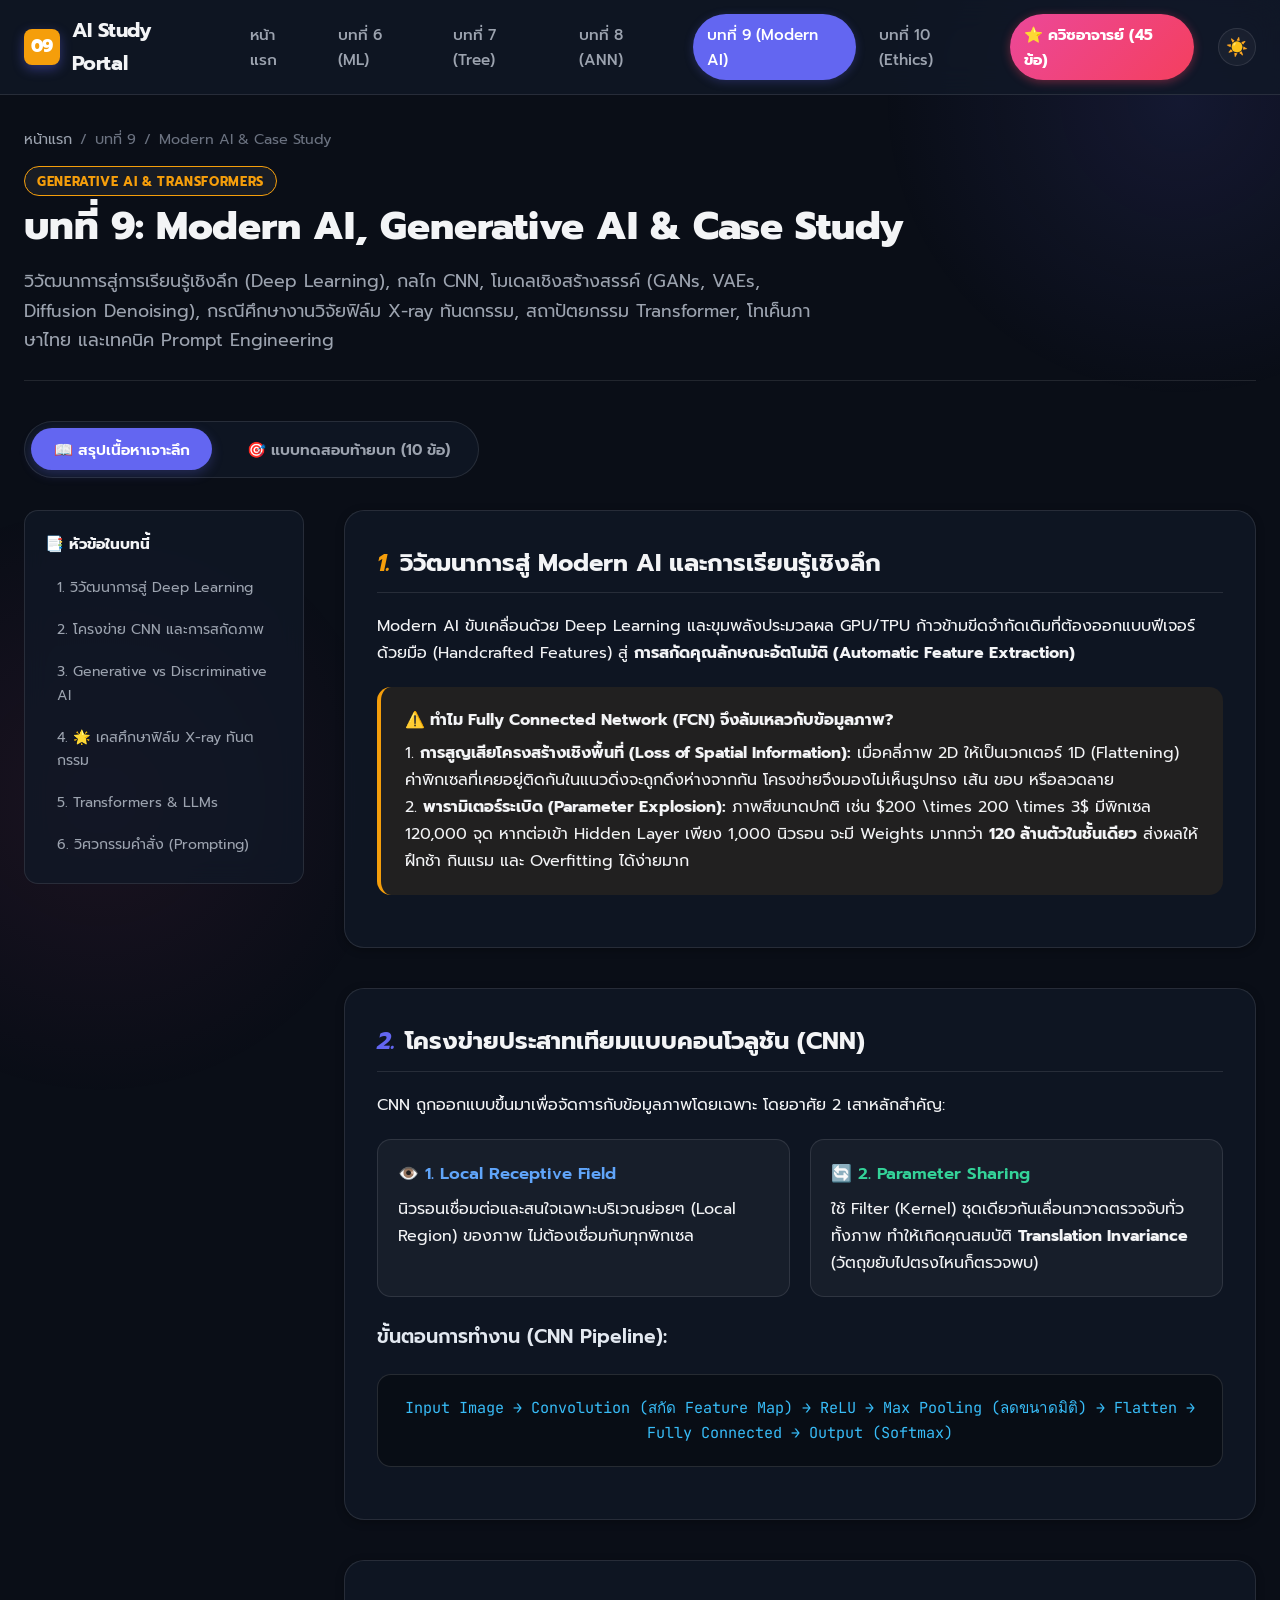
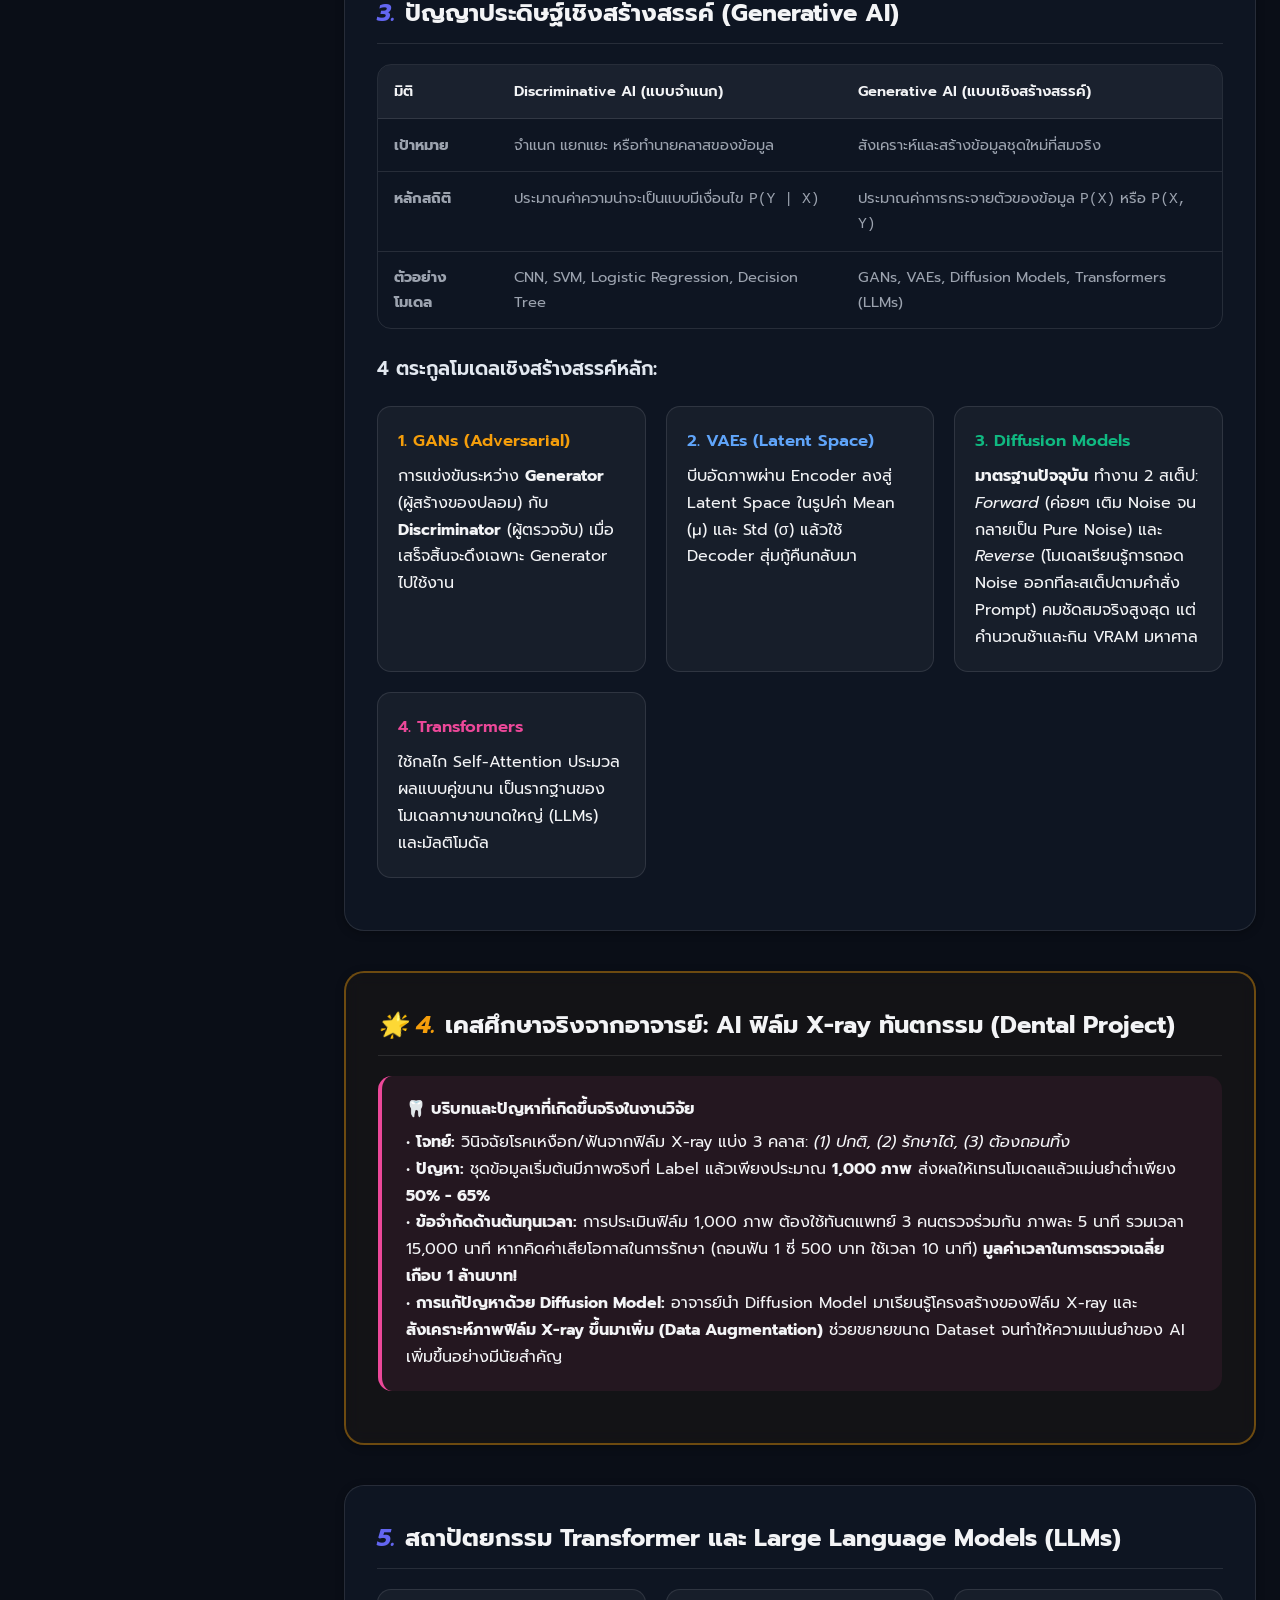
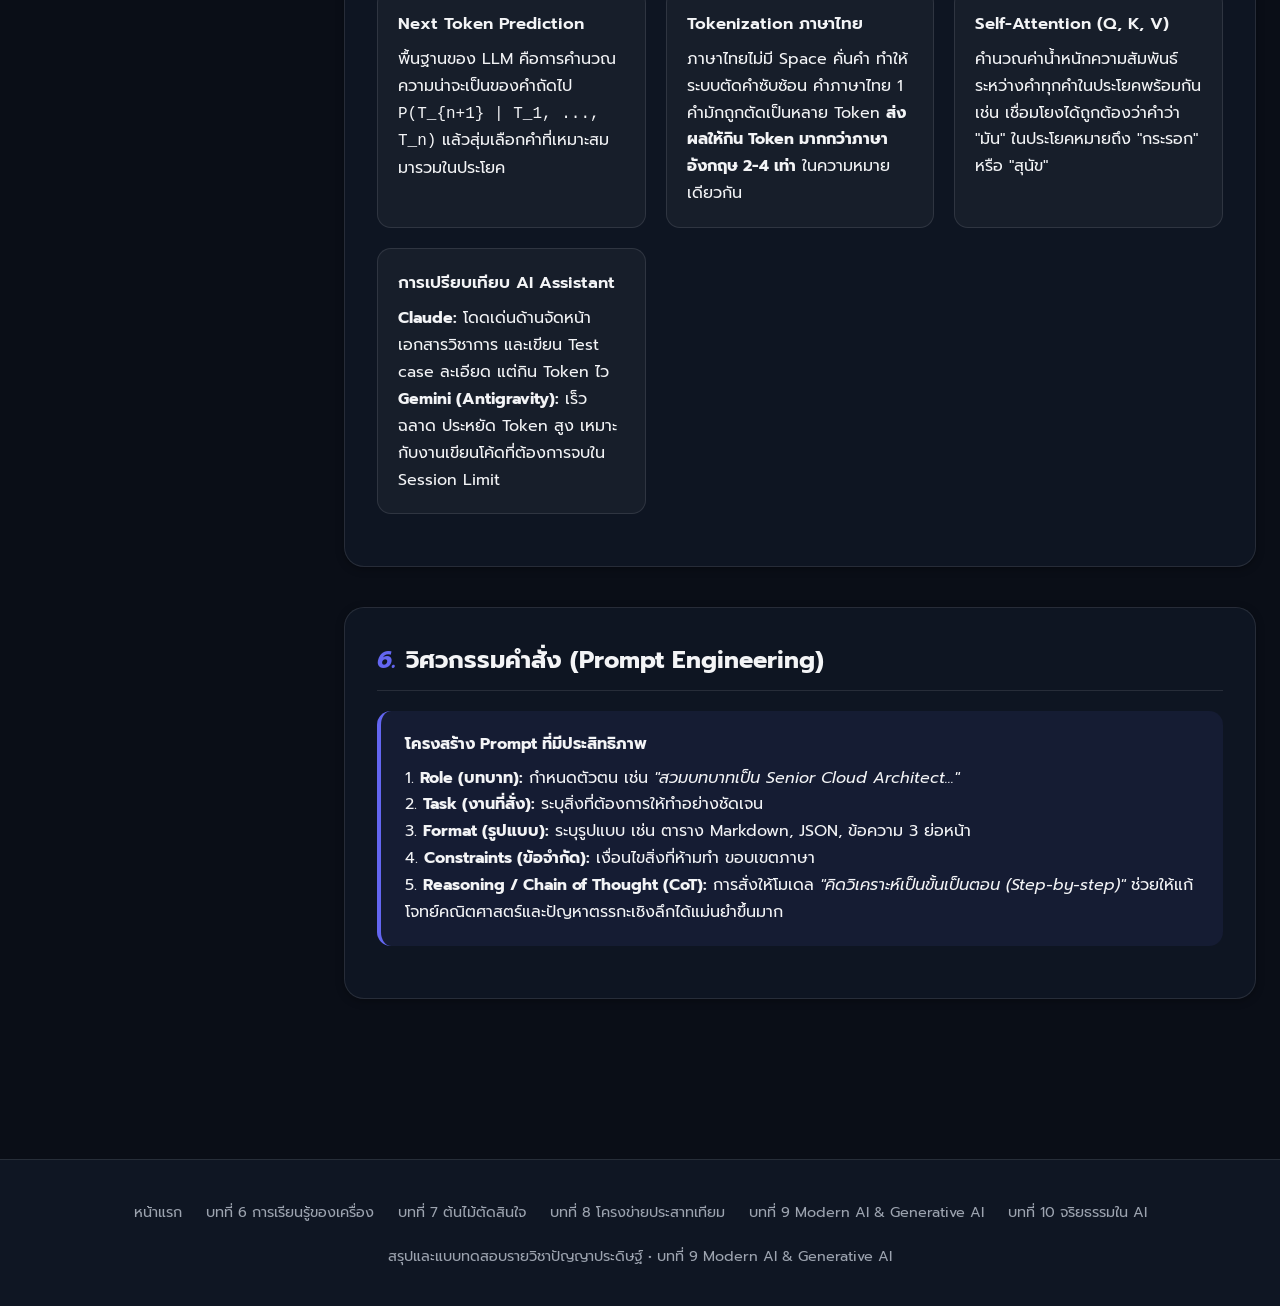
<file: html_summary/chapter09.html>
<!DOCTYPE html>
<html lang="th" data-theme="dark">
<head>
  <meta charset="UTF-8">
  <meta name="viewport" content="width=device-width, initial-scale=1.0">
  <title>บทที่ 9: Modern AI, Generative AI &amp; Case Study | สรุปและแบบทดสอบ</title>
  <link rel="stylesheet" href="css/style.css">
</head>
<body>

  <!-- Navigation Bar -->
  <nav class="navbar">
    <div class="nav-container">
      <a href="index.html" class="nav-brand">
        <span class="nav-brand-badge" style="background: var(--ch9-color);">09</span>
        <span>AI Study Portal</span>
      </a>
      <ul class="nav-links">
        <li class="nav-item"><a href="index.html">หน้าแรก</a></li>
        <li class="nav-item"><a href="chapter06.html">บทที่ 6 (ML)</a></li>
        <li class="nav-item"><a href="chapter07.html">บทที่ 7 (Tree)</a></li>
        <li class="nav-item"><a href="chapter08.html">บทที่ 8 (ANN)</a></li>
        <li class="nav-item"><a href="chapter09.html" class="active">บทที่ 9 (Modern AI)</a></li>
        <li class="nav-item"><a href="chapter10.html">บทที่ 10 (Ethics)</a></li>
        <li class="nav-item"><a href="instructor_quiz.html" class="nav-instructor-badge">⭐ ควิซอาจารย์ (45 ข้อ)</a></li>
      </ul>
      <div class="nav-controls">
        <button id="theme-toggle-btn" class="btn-icon" title="เปลี่ยนธีม">☀️</button>
      </div>
    </div>
  </nav>

  <main class="main-wrapper">
    <!-- Chapter Header -->
    <header class="chapter-header">
      <div class="breadcrumb">
        <a href="index.html">หน้าแรก</a> <span>/</span>
        <span>บทที่ 9</span> <span>/</span>
        <span>Modern AI &amp; Case Study</span>
      </div>
      <div class="chapter-title-group">
        <div>
          <span class="card-badge" style="color: var(--ch9-color); border-color: var(--ch9-color);">Generative AI &amp; Transformers</span>
          <h1 class="chapter-main-title">บทที่ 9: Modern AI, Generative AI &amp; Case Study</h1>
          <p class="chapter-lead">
            วิวัฒนาการสู่การเรียนรู้เชิงลึก (Deep Learning), กลไก CNN, โมเดลเชิงสร้างสรรค์ (GANs, VAEs, Diffusion Denoising), กรณีศึกษางานวิจัยฟิล์ม X-ray ทันตกรรม, สถาปัตยกรรม Transformer, โทเค็นภาษาไทย และเทคนิค Prompt Engineering
          </p>
        </div>
      </div>
    </header>

    <!-- Tab Buttons -->
    <div class="tab-container">
      <button class="tab-btn active" data-tab="summary">📖 สรุปเนื้อหาเจาะลึก</button>
      <button class="tab-btn" data-tab="quiz">🎯 แบบทดสอบท้ายบท (10 ข้อ)</button>
    </div>

    <!-- TAB 1: SUMMARY CONTENT -->
    <div id="tab-summary-content" class="study-content">
      <!-- Sidebar TOC -->
      <aside class="study-sidebar">
        <div class="sidebar-title">📑 หัวข้อในบทนี้</div>
        <ul class="toc-list">
          <li class="toc-item"><a href="#sec-9-1">1. วิวัฒนาการสู่ Deep Learning</a></li>
          <li class="toc-item"><a href="#sec-9-2">2. โครงข่าย CNN และการสกัดภาพ</a></li>
          <li class="toc-item"><a href="#sec-9-3">3. Generative vs Discriminative AI</a></li>
          <li class="toc-item"><a href="#sec-9-4">4. 🌟 เคสศึกษาฟิล์ม X-ray ทันตกรรม</a></li>
          <li class="toc-item"><a href="#sec-9-5">5. Transformers &amp; LLMs</a></li>
          <li class="toc-item"><a href="#sec-9-6">6. วิศวกรรมคำสั่ง (Prompting)</a></li>
        </ul>
      </aside>

      <!-- Main Study Body -->
      <div class="study-body">
        <!-- Section 1 -->
        <section id="sec-9-1" class="section-block" style="--ch-theme: var(--ch9-color);">
          <h2 class="section-heading"><i>1.</i> วิวัฒนาการสู่ Modern AI และการเรียนรู้เชิงลึก</h2>
          <p>
            Modern AI ขับเคลื่อนด้วย Deep Learning และขุมพลังประมวลผล GPU/TPU ก้าวข้ามขีดจำกัดเดิมที่ต้องออกแบบฟีเจอร์ด้วยมือ (Handcrafted Features) สู่ <strong>การสกัดคุณลักษณะอัตโนมัติ (Automatic Feature Extraction)</strong>
          </p>

          <div class="callout callout-warning">
            <div class="callout-title">⚠️ ทำไม Fully Connected Network (FCN) จึงล้มเหลวกับข้อมูลภาพ?</div>
            <p>
              1. <strong>การสูญเสียโครงสร้างเชิงพื้นที่ (Loss of Spatial Information):</strong> เมื่อคลี่ภาพ 2D ให้เป็นเวกเตอร์ 1D (Flattening) ค่าพิกเซลที่เคยอยู่ติดกันในแนวดิ่งจะถูกดึงห่างจากกัน โครงข่ายจึงมองไม่เห็นรูปทรง เส้น ขอบ หรือลวดลาย<br>
              2. <strong>พารามิเตอร์ระเบิด (Parameter Explosion):</strong> ภาพสีขนาดปกติ เช่น $200 \times 200 \times 3$ มีพิกเซล 120,000 จุด หากต่อเข้า Hidden Layer เพียง 1,000 นิวรอน จะมี Weights มากกว่า <strong>120 ล้านตัวในชั้นเดียว</strong> ส่งผลให้ฝึกช้า กินแรม และ Overfitting ได้ง่ายมาก
            </p>
          </div>
        </section>

        <!-- Section 2 -->
        <section id="sec-9-2" class="section-block">
          <h2 class="section-heading"><i>2.</i> โครงข่ายประสาทเทียมแบบคอนโวลูชัน (CNN)</h2>
          <p>
            CNN ถูกออกแบบขึ้นมาเพื่อจัดการกับข้อมูลภาพโดยเฉพาะ โดยอาศัย 2 เสาหลักสำคัญ:
          </p>
          <div class="feature-grid">
            <div class="feature-box">
              <div class="feature-box-title" style="color: #60a5fa;">👁️ 1. Local Receptive Field</div>
              <p>นิวรอนเชื่อมต่อและสนใจเฉพาะบริเวณย่อยๆ (Local Region) ของภาพ ไม่ต้องเชื่อมกับทุกพิกเซล</p>
            </div>
            <div class="feature-box">
              <div class="feature-box-title" style="color: #34d399;">🔄 2. Parameter Sharing</div>
              <p>ใช้ Filter (Kernel) ชุดเดียวกันเลื่อนกวาดตรวจจับทั่วทั้งภาพ ทำให้เกิดคุณสมบัติ <strong>Translation Invariance</strong> (วัตถุขยับไปตรงไหนก็ตรวจพบ)</p>
            </div>
          </div>

          <h3 class="sub-heading">ขั้นตอนการทำงาน (CNN Pipeline):</h3>
          <div class="formula-box" style="font-size: 0.95rem;">
            Input Image &rarr; Convolution (สกัด Feature Map) &rarr; ReLU &rarr; Max Pooling (ลดขนาดมิติ) &rarr; Flatten &rarr; Fully Connected &rarr; Output (Softmax)
          </div>
        </section>

        <!-- Section 3 -->
        <section id="sec-9-3" class="section-block">
          <h2 class="section-heading"><i>3.</i> ปัญญาประดิษฐ์เชิงสร้างสรรค์ (Generative AI)</h2>
          <div class="table-responsive">
            <table>
              <thead>
                <tr>
                  <th>มิติ</th>
                  <th>Discriminative AI (แบบจำแนก)</th>
                  <th>Generative AI (แบบเชิงสร้างสรรค์)</th>
                </tr>
              </thead>
              <tbody>
                <tr>
                  <td><strong>เป้าหมาย</strong></td>
                  <td>จำแนก แยกแยะ หรือทำนายคลาสของข้อมูล</td>
                  <td>สังเคราะห์และสร้างข้อมูลชุดใหม่ที่สมจริง</td>
                </tr>
                <tr>
                  <td><strong>หลักสถิติ</strong></td>
                  <td>ประมาณค่าความน่าจะเป็นแบบมีเงื่อนไข <code>P(Y | X)</code></td>
                  <td>ประมาณค่าการกระจายตัวของข้อมูล <code>P(X)</code> หรือ <code>P(X, Y)</code></td>
                </tr>
                <tr>
                  <td><strong>ตัวอย่างโมเดล</strong></td>
                  <td>CNN, SVM, Logistic Regression, Decision Tree</td>
                  <td>GANs, VAEs, Diffusion Models, Transformers (LLMs)</td>
                </tr>
              </tbody>
            </table>
          </div>

          <h3 class="sub-heading">4 ตระกูลโมเดลเชิงสร้างสรรค์หลัก:</h3>
          <div class="feature-grid">
            <div class="feature-box">
              <div class="feature-box-title" style="color: #f59e0b;">1. GANs (Adversarial)</div>
              <p>การแข่งขันระหว่าง <strong>Generator</strong> (ผู้สร้างของปลอม) กับ <strong>Discriminator</strong> (ผู้ตรวจจับ) เมื่อเสร็จสิ้นจะดึงเฉพาะ Generator ไปใช้งาน</p>
            </div>
            <div class="feature-box">
              <div class="feature-box-title" style="color: #60a5fa;">2. VAEs (Latent Space)</div>
              <p>บีบอัดภาพผ่าน Encoder ลงสู่ Latent Space ในรูปค่า Mean (&mu;) และ Std (&sigma;) แล้วใช้ Decoder สุ่มกู้คืนกลับมา</p>
            </div>
            <div class="feature-box">
              <div class="feature-box-title" style="color: #10b981;">3. Diffusion Models</div>
              <p><strong>มาตรฐานปัจจุบัน</strong> ทำงาน 2 สเต็ป: <em>Forward</em> (ค่อยๆ เติม Noise จนกลายเป็น Pure Noise) และ <em>Reverse</em> (โมเดลเรียนรู้การถอด Noise ออกทีละสเต็ปตามคำสั่ง Prompt) คมชัดสมจริงสูงสุด แต่คำนวณช้าและกิน VRAM มหาศาล</p>
            </div>
            <div class="feature-box">
              <div class="feature-box-title" style="color: #ec4899;">4. Transformers</div>
              <p>ใช้กลไก Self-Attention ประมวลผลแบบคู่ขนาน เป็นรากฐานของโมเดลภาษาขนาดใหญ่ (LLMs) และมัลติโมดัล</p>
            </div>
          </div>
        </section>

        <!-- Section 4 (Case Study Highlight) -->
        <section id="sec-9-4" class="section-block" style="border: 2px solid rgba(245, 158, 11, 0.4); background: rgba(245, 158, 11, 0.04);">
          <h2 class="section-heading"><i style="color: #f59e0b;">🌟 4.</i> เคสศึกษาจริงจากอาจารย์: AI ฟิล์ม X-ray ทันตกรรม (Dental Project)</h2>
          
          <div class="callout callout-case">
            <div class="callout-title">🦷 บริบทและปัญหาที่เกิดขึ้นจริงในงานวิจัย</div>
            <p>
              • <strong>โจทย์:</strong> วินิจฉัยโรคเหงือก/ฟันจากฟิล์ม X-ray แบ่ง 3 คลาส: <em>(1) ปกติ, (2) รักษาได้, (3) ต้องถอนทิ้ง</em><br>
              • <strong>ปัญหา:</strong> ชุดข้อมูลเริ่มต้นมีภาพจริงที่ Label แล้วเพียงประมาณ <strong>1,000 ภาพ</strong> ส่งผลให้เทรนโมเดลแล้วแม่นยำต่ำเพียง <strong>50% - 65%</strong><br>
              • <strong>ข้อจำกัดด้านต้นทุนเวลา:</strong> การประเมินฟิล์ม 1,000 ภาพ ต้องใช้ทันตแพทย์ 3 คนตรวจร่วมกัน ภาพละ 5 นาที รวมเวลา 15,000 นาที หากคิดค่าเสียโอกาสในการรักษา (ถอนฟัน 1 ซี่ 500 บาท ใช้เวลา 10 นาที) <strong>มูลค่าเวลาในการตรวจเฉลี่ยเกือบ 1 ล้านบาท!</strong><br>
              • <strong>การแก้ปัญหาด้วย Diffusion Model:</strong> อาจารย์นำ Diffusion Model มาเรียนรู้โครงสร้างของฟิล์ม X-ray และ <strong>สังเคราะห์ภาพฟิล์ม X-ray ขึ้นมาเพิ่ม (Data Augmentation)</strong> ช่วยขยายขนาด Dataset จนทำให้ความแม่นยำของ AI เพิ่มขึ้นอย่างมีนัยสำคัญ
            </p>
          </div>
        </section>

        <!-- Section 5 -->
        <section id="sec-9-5" class="section-block">
          <h2 class="section-heading"><i>5.</i> สถาปัตยกรรม Transformer และ Large Language Models (LLMs)</h2>
          <div class="feature-grid">
            <div class="feature-box">
              <div class="feature-box-title">Next Token Prediction</div>
              <p>พื้นฐานของ LLM คือการคำนวณความน่าจะเป็นของคำถัดไป <code>P(T_{n+1} | T_1, ..., T_n)</code> แล้วสุ่มเลือกคำที่เหมาะสมมารวมในประโยค</p>
            </div>
            <div class="feature-box">
              <div class="feature-box-title">Tokenization ภาษาไทย</div>
              <p>ภาษาไทยไม่มี Space คั่นคำ ทำให้ระบบตัดคำซับซ้อน คำภาษาไทย 1 คำมักถูกตัดเป็นหลาย Token <strong>ส่งผลให้กิน Token มากกว่าภาษาอังกฤษ 2-4 เท่า</strong> ในความหมายเดียวกัน</p>
            </div>
            <div class="feature-box">
              <div class="feature-box-title">Self-Attention (Q, K, V)</div>
              <p>คำนวณค่าน้ำหนักความสัมพันธ์ระหว่างคำทุกคำในประโยคพร้อมกัน เช่น เชื่อมโยงได้ถูกต้องว่าคำว่า "มัน" ในประโยคหมายถึง "กระรอก" หรือ "สุนัข"</p>
            </div>
            <div class="feature-box">
              <div class="feature-box-title">การเปรียบเทียบ AI Assistant</div>
              <p><strong>Claude:</strong> โดดเด่นด้านจัดหน้าเอกสารวิชาการ และเขียน Test case ละเอียด แต่กิน Token ไว<br><strong>Gemini (Antigravity):</strong> เร็ว ฉลาด ประหยัด Token สูง เหมาะกับงานเขียนโค้ดที่ต้องการจบใน Session Limit</p>
            </div>
          </div>
        </section>

        <!-- Section 6 -->
        <section id="sec-9-6" class="section-block">
          <h2 class="section-heading"><i>6.</i> วิศวกรรมคำสั่ง (Prompt Engineering)</h2>
          <div class="callout callout-important">
            <div class="callout-title">โครงสร้าง Prompt ที่มีประสิทธิภาพ</div>
            <p>
              1. <strong>Role (บทบาท):</strong> กำหนดตัวตน เช่น <em>"สวมบทบาทเป็น Senior Cloud Architect..."</em><br>
              2. <strong>Task (งานที่สั่ง):</strong> ระบุสิ่งที่ต้องการให้ทำอย่างชัดเจน<br>
              3. <strong>Format (รูปแบบ):</strong> ระบุรูปแบบ เช่น ตาราง Markdown, JSON, ข้อความ 3 ย่อหน้า<br>
              4. <strong>Constraints (ข้อจำกัด):</strong> เงื่อนไขสิ่งที่ห้ามทำ ขอบเขตภาษา<br>
              5. <strong>Reasoning / Chain of Thought (CoT):</strong> การสั่งให้โมเดล <em>"คิดวิเคราะห์เป็นขั้นเป็นตอน (Step-by-step)"</em> ช่วยให้แก้โจทย์คณิตศาสตร์และปัญหาตรรกะเชิงลึกได้แม่นยำขึ้นมาก
            </p>
          </div>
        </section>
      </div>
    </div>

    <!-- TAB 2: INTERACTIVE QUIZ -->
    <div id="tab-quiz-content" style="display: none;">
      <div id="chapter-quiz-container"></div>
    </div>
  </main>

  <!-- Footer -->
  <footer class="footer">
    <div class="footer-nav">
      <a href="index.html">หน้าแรก</a>
      <a href="chapter06.html">บทที่ 6 การเรียนรู้ของเครื่อง</a>
      <a href="chapter07.html">บทที่ 7 ต้นไม้ตัดสินใจ</a>
      <a href="chapter08.html">บทที่ 8 โครงข่ายประสาทเทียม</a>
      <a href="chapter09.html">บทที่ 9 Modern AI &amp; Generative AI</a>
      <a href="chapter10.html">บทที่ 10 จริยธรรมใน AI</a>
    </div>
    <p>สรุปและแบบทดสอบรายวิชาปัญญาประดิษฐ์ • บทที่ 9 Modern AI &amp; Generative AI</p>
  </footer>

  <!-- Scripts -->
  <script src="js/quiz_data.js"></script>
  <script src="js/app.js"></script>
  <script>
    document.addEventListener('DOMContentLoaded', () => {
      // Initialize Quiz for Chapter 9
      new QuizEngine('chapter-quiz-container', QUIZ_DATABASE.chapter09);

      // Handle direct tab link via URL parameter ?tab=quiz
      const urlParams = new URLSearchParams(window.location.search);
      if (urlParams.get('tab') === 'quiz') {
        const quizBtn = document.querySelector('.tab-btn[data-tab="quiz"]');
        if (quizBtn) quizBtn.click();
      }
    });
  </script>
</body>
</html>
</file>
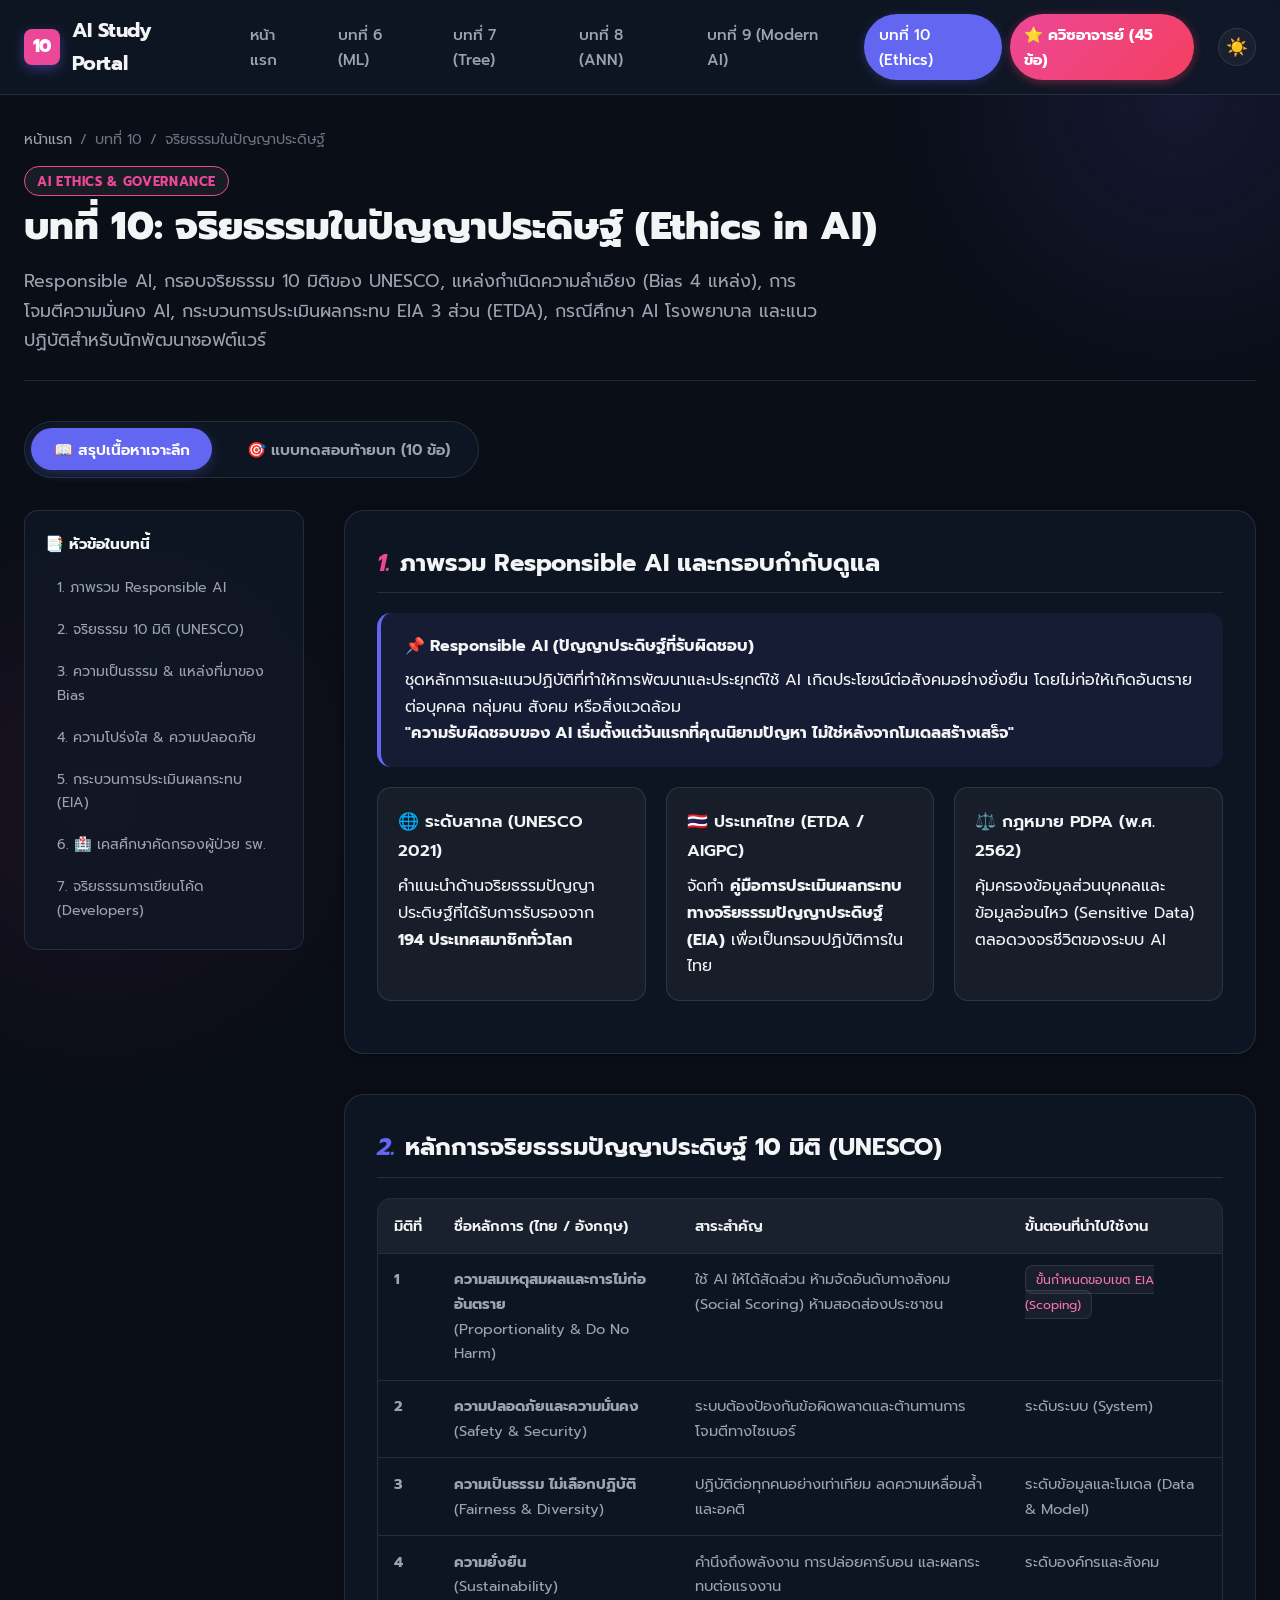
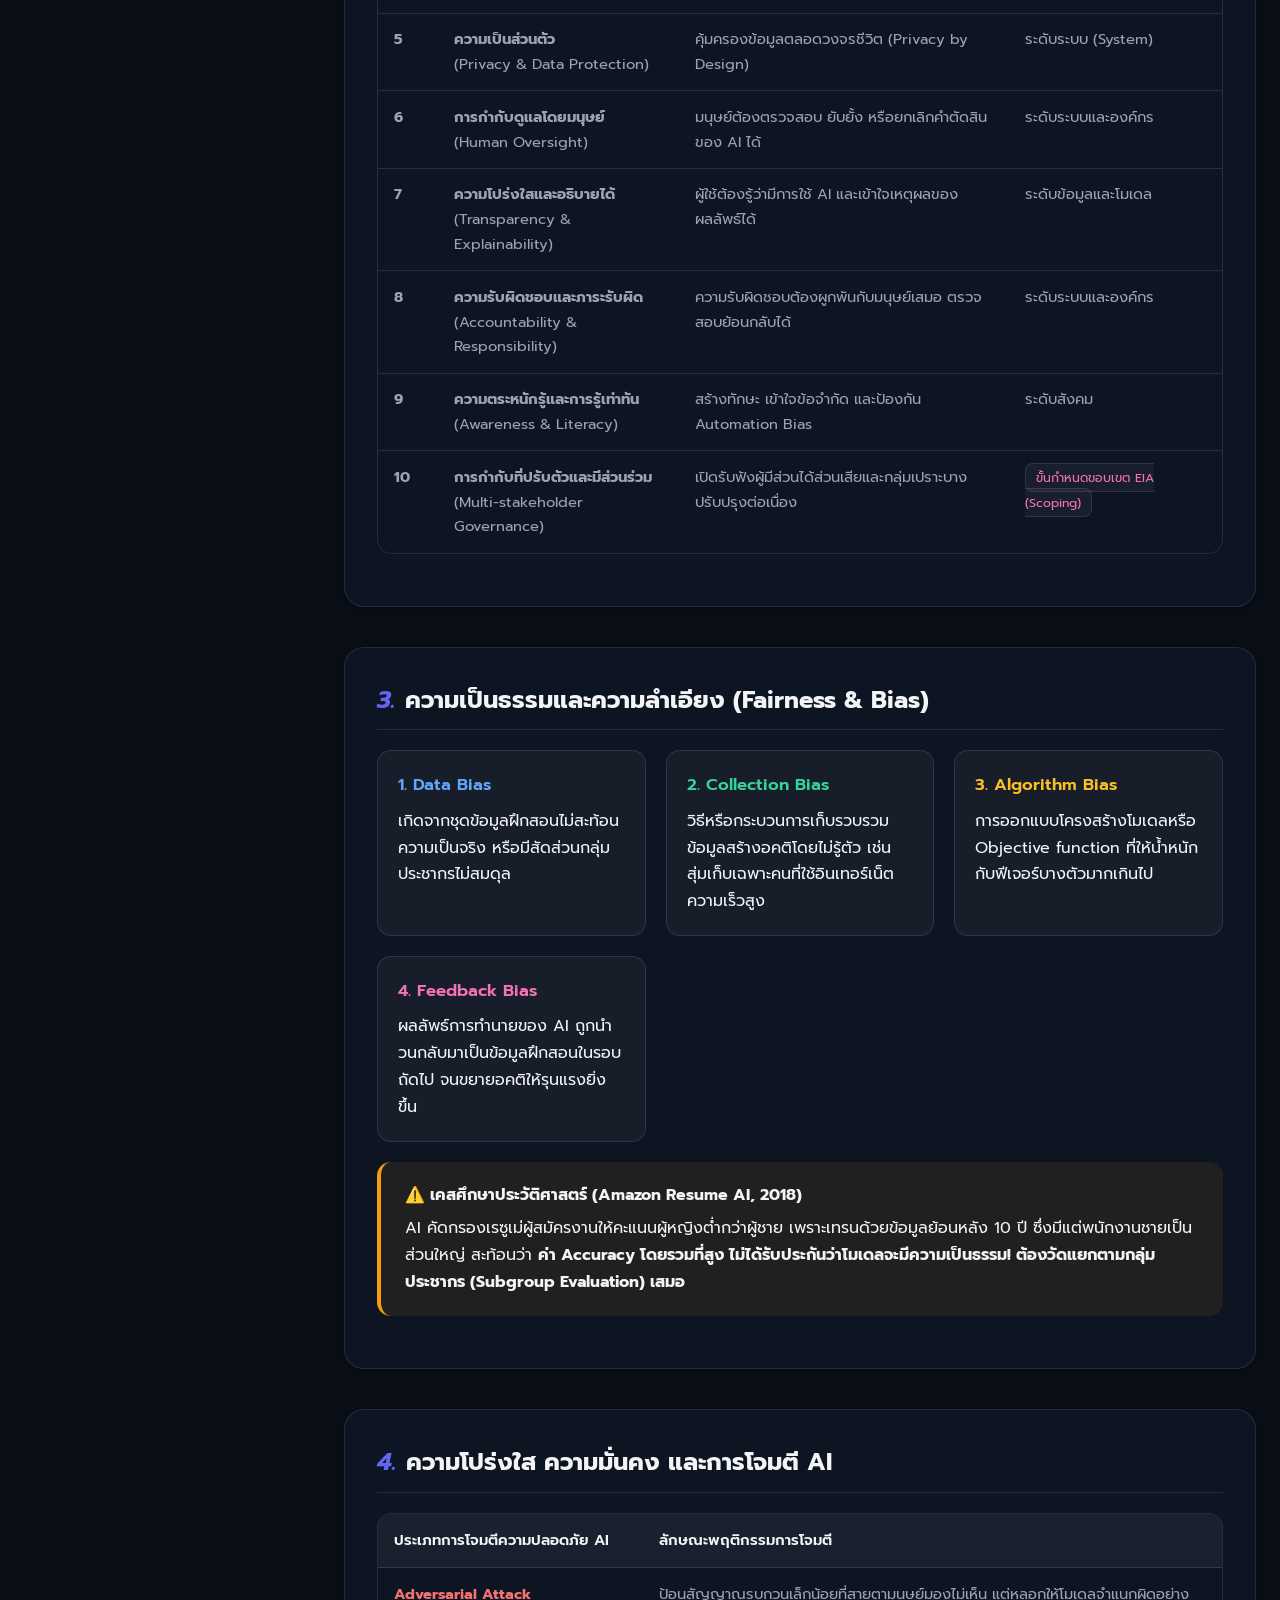
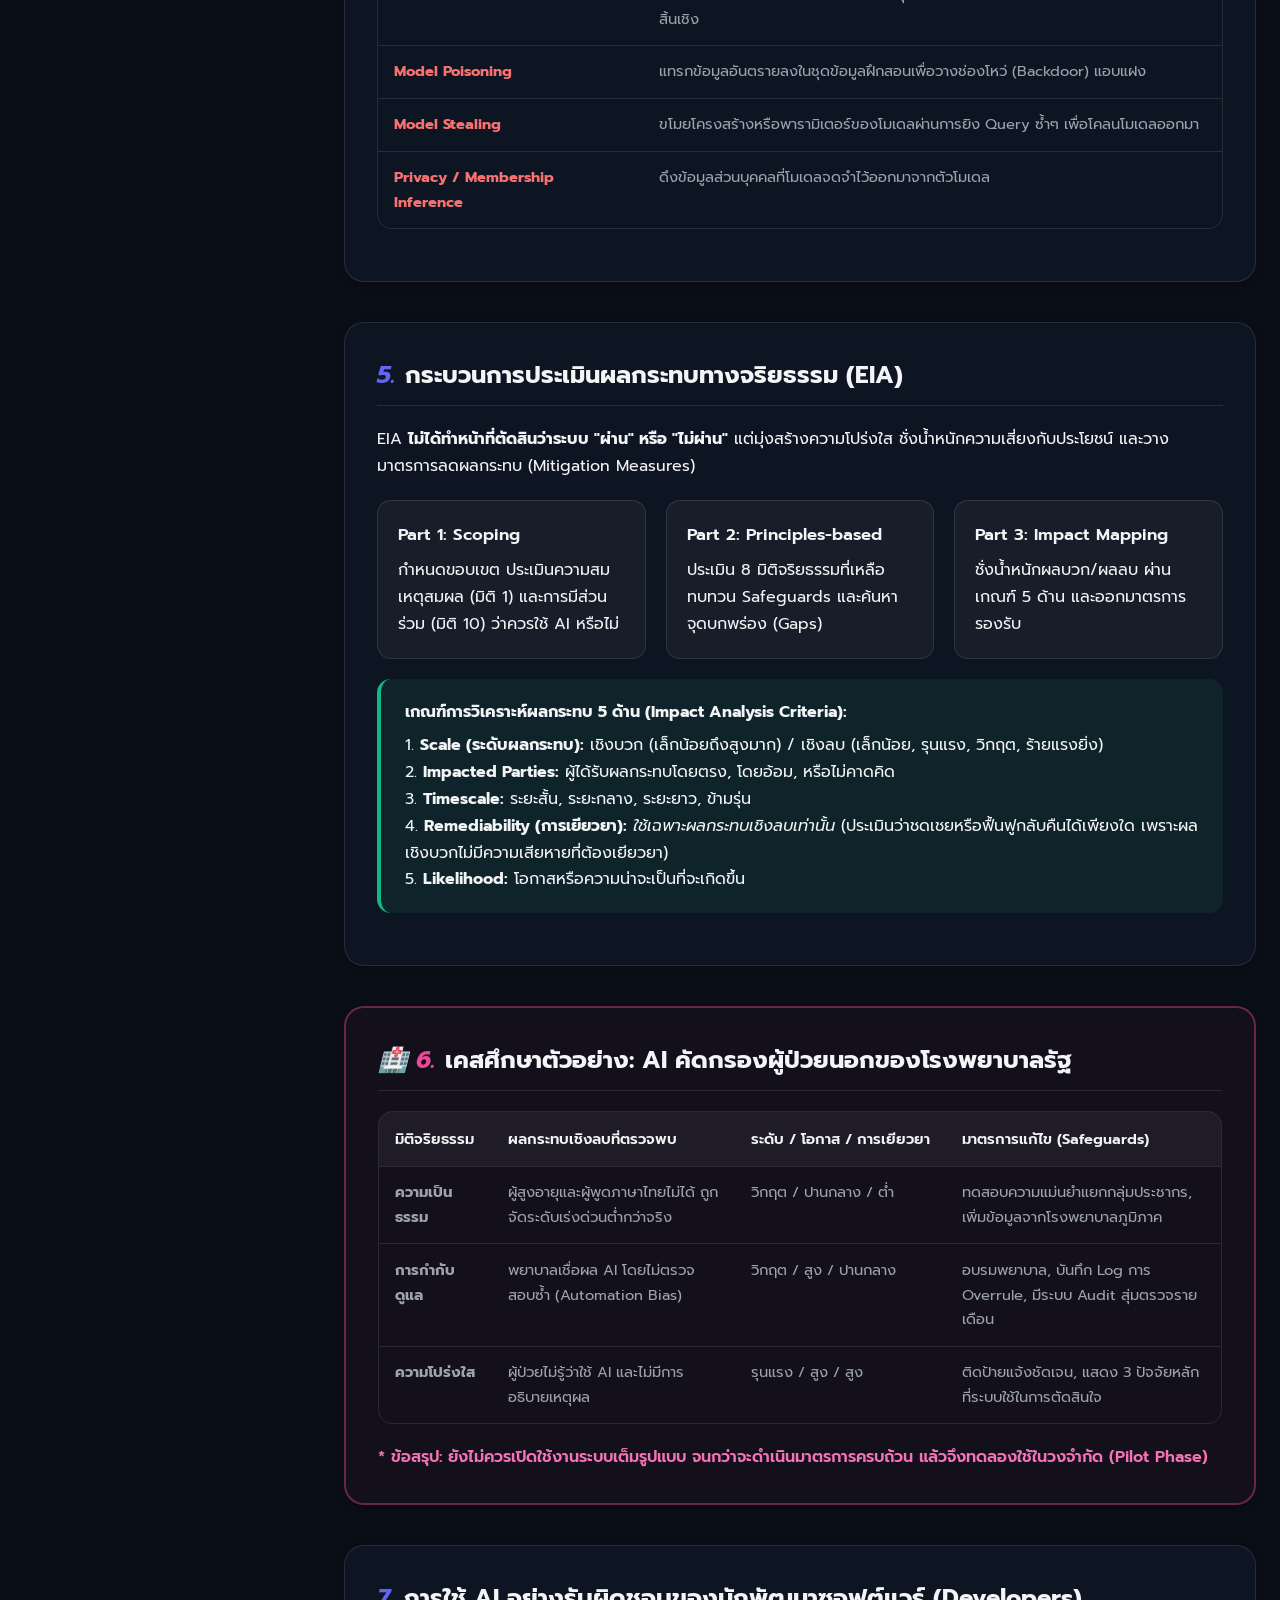
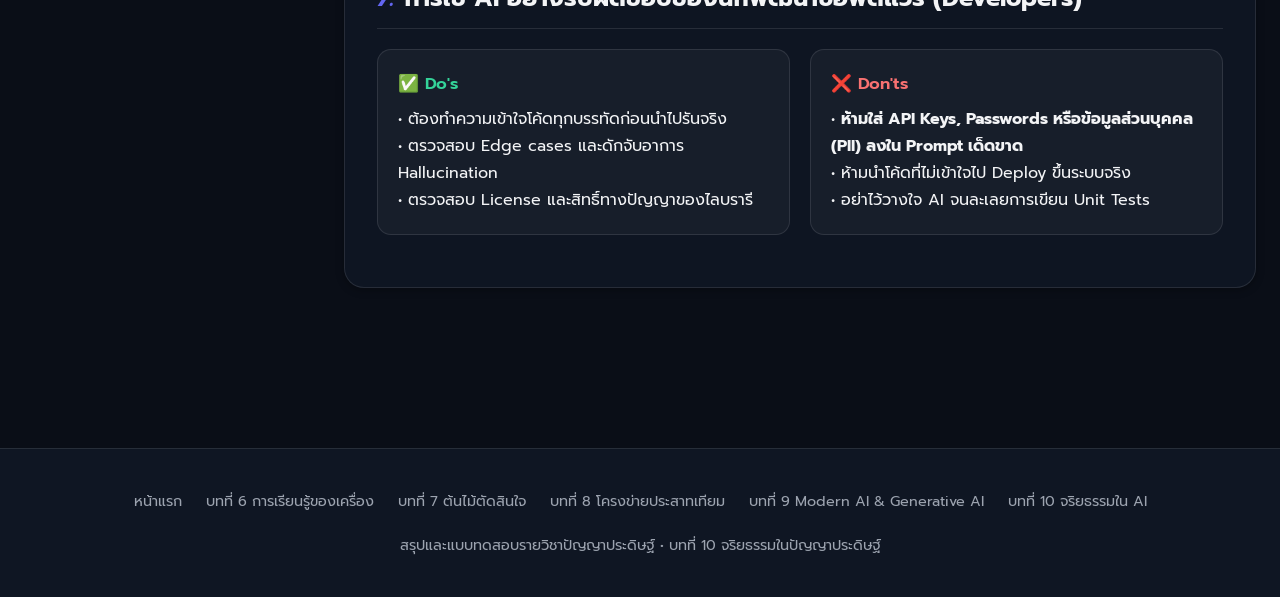
<file: html_summary/chapter10.html>
<!DOCTYPE html>
<html lang="th" data-theme="dark">
<head>
  <meta charset="UTF-8">
  <meta name="viewport" content="width=device-width, initial-scale=1.0">
  <title>บทที่ 10: จริยธรรมในปัญญาประดิษฐ์ (AI Ethics &amp; Governance) | สรุปและแบบทดสอบ</title>
  <link rel="stylesheet" href="css/style.css">
</head>
<body>

  <!-- Navigation Bar -->
  <nav class="navbar">
    <div class="nav-container">
      <a href="index.html" class="nav-brand">
        <span class="nav-brand-badge" style="background: var(--ch10-color);">10</span>
        <span>AI Study Portal</span>
      </a>
      <ul class="nav-links">
        <li class="nav-item"><a href="index.html">หน้าแรก</a></li>
        <li class="nav-item"><a href="chapter06.html">บทที่ 6 (ML)</a></li>
        <li class="nav-item"><a href="chapter07.html">บทที่ 7 (Tree)</a></li>
        <li class="nav-item"><a href="chapter08.html">บทที่ 8 (ANN)</a></li>
        <li class="nav-item"><a href="chapter09.html">บทที่ 9 (Modern AI)</a></li>
        <li class="nav-item"><a href="chapter10.html" class="active">บทที่ 10 (Ethics)</a></li>
        <li class="nav-item"><a href="instructor_quiz.html" class="nav-instructor-badge">⭐ ควิซอาจารย์ (45 ข้อ)</a></li>
      </ul>
      <div class="nav-controls">
        <button id="theme-toggle-btn" class="btn-icon" title="เปลี่ยนธีม">☀️</button>
      </div>
    </div>
  </nav>

  <main class="main-wrapper">
    <!-- Chapter Header -->
    <header class="chapter-header">
      <div class="breadcrumb">
        <a href="index.html">หน้าแรก</a> <span>/</span>
        <span>บทที่ 10</span> <span>/</span>
        <span>จริยธรรมในปัญญาประดิษฐ์</span>
      </div>
      <div class="chapter-title-group">
        <div>
          <span class="card-badge" style="color: var(--ch10-color); border-color: var(--ch10-color);">AI Ethics &amp; Governance</span>
          <h1 class="chapter-main-title">บทที่ 10: จริยธรรมในปัญญาประดิษฐ์ (Ethics in AI)</h1>
          <p class="chapter-lead">
            Responsible AI, กรอบจริยธรรม 10 มิติของ UNESCO, แหล่งกำเนิดความลำเอียง (Bias 4 แหล่ง), การโจมตีความมั่นคง AI, กระบวนการประเมินผลกระทบ EIA 3 ส่วน (ETDA), กรณีศึกษา AI โรงพยาบาล และแนวปฏิบัติสำหรับนักพัฒนาซอฟต์แวร์
          </p>
        </div>
      </div>
    </header>

    <!-- Tab Buttons -->
    <div class="tab-container">
      <button class="tab-btn active" data-tab="summary">📖 สรุปเนื้อหาเจาะลึก</button>
      <button class="tab-btn" data-tab="quiz">🎯 แบบทดสอบท้ายบท (10 ข้อ)</button>
    </div>

    <!-- TAB 1: SUMMARY CONTENT -->
    <div id="tab-summary-content" class="study-content">
      <!-- Sidebar TOC -->
      <aside class="study-sidebar">
        <div class="sidebar-title">📑 หัวข้อในบทนี้</div>
        <ul class="toc-list">
          <li class="toc-item"><a href="#sec-10-1">1. ภาพรวม Responsible AI</a></li>
          <li class="toc-item"><a href="#sec-10-2">2. จริยธรรม 10 มิติ (UNESCO)</a></li>
          <li class="toc-item"><a href="#sec-10-3">3. ความเป็นธรรม &amp; แหล่งที่มาของ Bias</a></li>
          <li class="toc-item"><a href="#sec-10-4">4. ความโปร่งใส &amp; ความปลอดภัย</a></li>
          <li class="toc-item"><a href="#sec-10-5">5. กระบวนการประเมินผลกระทบ (EIA)</a></li>
          <li class="toc-item"><a href="#sec-10-6">6. 🏥 เคสศึกษาคัดกรองผู้ป่วย รพ.</a></li>
          <li class="toc-item"><a href="#sec-10-7">7. จริยธรรมการเขียนโค้ด (Developers)</a></li>
        </ul>
      </aside>

      <!-- Main Study Body -->
      <div class="study-body">
        <!-- Section 1 -->
        <section id="sec-10-1" class="section-block" style="--ch-theme: var(--ch10-color);">
          <h2 class="section-heading"><i>1.</i> ภาพรวม Responsible AI และกรอบกำกับดูแล</h2>
          
          <div class="callout callout-important">
            <div class="callout-title">📌 Responsible AI (ปัญญาประดิษฐ์ที่รับผิดชอบ)</div>
            <p>
              ชุดหลักการและแนวปฏิบัติที่ทำให้การพัฒนาและประยุกต์ใช้ AI เกิดประโยชน์ต่อสังคมอย่างยั่งยืน โดยไม่ก่อให้เกิดอันตรายต่อบุคคล กลุ่มคน สังคม หรือสิ่งแวดล้อม<br>
              <strong>"ความรับผิดชอบของ AI เริ่มตั้งแต่วันแรกที่คุณนิยามปัญหา ไม่ใช่หลังจากโมเดลสร้างเสร็จ"</strong>
            </p>
          </div>

          <div class="feature-grid">
            <div class="feature-box">
              <div class="feature-box-title">🌐 ระดับสากล (UNESCO 2021)</div>
              <p>คำแนะนำด้านจริยธรรมปัญญาประดิษฐ์ที่ได้รับการรับรองจาก <strong>194 ประเทศสมาชิกทั่วโลก</strong></p>
            </div>
            <div class="feature-box">
              <div class="feature-box-title">🇹🇭 ประเทศไทย (ETDA / AIGPC)</div>
              <p>จัดทำ <strong>คู่มือการประเมินผลกระทบทางจริยธรรมปัญญาประดิษฐ์ (EIA)</strong> เพื่อเป็นกรอบปฏิบัติการในไทย</p>
            </div>
            <div class="feature-box">
              <div class="feature-box-title">⚖️ กฎหมาย PDPA (พ.ศ. 2562)</div>
              <p>คุ้มครองข้อมูลส่วนบุคคลและข้อมูลอ่อนไหว (Sensitive Data) ตลอดวงจรชีวิตของระบบ AI</p>
            </div>
          </div>
        </section>

        <!-- Section 2 -->
        <section id="sec-10-2" class="section-block">
          <h2 class="section-heading"><i>2.</i> หลักการจริยธรรมปัญญาประดิษฐ์ 10 มิติ (UNESCO)</h2>
          <div class="table-responsive">
            <table>
              <thead>
                <tr>
                  <th>มิติที่</th>
                  <th>ชื่อหลักการ (ไทย / อังกฤษ)</th>
                  <th>สาระสำคัญ</th>
                  <th>ขั้นตอนที่นำไปใช้งาน</th>
                </tr>
              </thead>
              <tbody>
                <tr>
                  <td><strong>1</strong></td>
                  <td><strong>ความสมเหตุสมผลและการไม่ก่ออันตราย</strong><br>(Proportionality &amp; Do No Harm)</td>
                  <td>ใช้ AI ให้ได้สัดส่วน ห้ามจัดอันดับทางสังคม (Social Scoring) ห้ามสอดส่องประชาชน</td>
                  <td><span class="topic-pill" style="color: #f472b6;">ขั้นกำหนดขอบเขต EIA (Scoping)</span></td>
                </tr>
                <tr>
                  <td><strong>2</strong></td>
                  <td><strong>ความปลอดภัยและความมั่นคง</strong><br>(Safety &amp; Security)</td>
                  <td>ระบบต้องป้องกันข้อผิดพลาดและต้านทานการโจมตีทางไซเบอร์</td>
                  <td>ระดับระบบ (System)</td>
                </tr>
                <tr>
                  <td><strong>3</strong></td>
                  <td><strong>ความเป็นธรรม ไม่เลือกปฏิบัติ</strong><br>(Fairness &amp; Diversity)</td>
                  <td>ปฏิบัติต่อทุกคนอย่างเท่าเทียม ลดความเหลื่อมล้ำและอคติ</td>
                  <td>ระดับข้อมูลและโมเดล (Data &amp; Model)</td>
                </tr>
                <tr>
                  <td><strong>4</strong></td>
                  <td><strong>ความยั่งยืน</strong><br>(Sustainability)</td>
                  <td>คำนึงถึงพลังงาน การปล่อยคาร์บอน และผลกระทบต่อแรงงาน</td>
                  <td>ระดับองค์กรและสังคม</td>
                </tr>
                <tr>
                  <td><strong>5</strong></td>
                  <td><strong>ความเป็นส่วนตัว</strong><br>(Privacy &amp; Data Protection)</td>
                  <td>คุ้มครองข้อมูลตลอดวงจรชีวิต (Privacy by Design)</td>
                  <td>ระดับระบบ (System)</td>
                </tr>
                <tr>
                  <td><strong>6</strong></td>
                  <td><strong>การกำกับดูแลโดยมนุษย์</strong><br>(Human Oversight)</td>
                  <td>มนุษย์ต้องตรวจสอบ ยับยั้ง หรือยกเลิกคำตัดสินของ AI ได้</td>
                  <td>ระดับระบบและองค์กร</td>
                </tr>
                <tr>
                  <td><strong>7</strong></td>
                  <td><strong>ความโปร่งใสและอธิบายได้</strong><br>(Transparency &amp; Explainability)</td>
                  <td>ผู้ใช้ต้องรู้ว่ามีการใช้ AI และเข้าใจเหตุผลของผลลัพธ์ได้</td>
                  <td>ระดับข้อมูลและโมเดล</td>
                </tr>
                <tr>
                  <td><strong>8</strong></td>
                  <td><strong>ความรับผิดชอบและภาระรับผิด</strong><br>(Accountability &amp; Responsibility)</td>
                  <td>ความรับผิดชอบต้องผูกพันกับมนุษย์เสมอ ตรวจสอบย้อนกลับได้</td>
                  <td>ระดับระบบและองค์กร</td>
                </tr>
                <tr>
                  <td><strong>9</strong></td>
                  <td><strong>ความตระหนักรู้และการรู้เท่าทัน</strong><br>(Awareness &amp; Literacy)</td>
                  <td>สร้างทักษะ เข้าใจข้อจำกัด และป้องกัน Automation Bias</td>
                  <td>ระดับสังคม</td>
                </tr>
                <tr>
                  <td><strong>10</strong></td>
                  <td><strong>การกำกับที่ปรับตัวและมีส่วนร่วม</strong><br>(Multi-stakeholder Governance)</td>
                  <td>เปิดรับฟังผู้มีส่วนได้ส่วนเสียและกลุ่มเปราะบาง ปรับปรุงต่อเนื่อง</td>
                  <td><span class="topic-pill" style="color: #f472b6;">ขั้นกำหนดขอบเขต EIA (Scoping)</span></td>
                </tr>
              </tbody>
            </table>
          </div>
        </section>

        <!-- Section 3 -->
        <section id="sec-10-3" class="section-block">
          <h2 class="section-heading"><i>3.</i> ความเป็นธรรมและความลำเอียง (Fairness &amp; Bias)</h2>
          <div class="feature-grid">
            <div class="feature-box">
              <div class="feature-box-title" style="color: #60a5fa;">1. Data Bias</div>
              <p>เกิดจากชุดข้อมูลฝึกสอนไม่สะท้อนความเป็นจริง หรือมีสัดส่วนกลุ่มประชากรไม่สมดุล</p>
            </div>
            <div class="feature-box">
              <div class="feature-box-title" style="color: #34d399;">2. Collection Bias</div>
              <p>วิธีหรือกระบวนการเก็บรวบรวมข้อมูลสร้างอคติโดยไม่รู้ตัว เช่น สุ่มเก็บเฉพาะคนที่ใช้อินเทอร์เน็ตความเร็วสูง</p>
            </div>
            <div class="feature-box">
              <div class="feature-box-title" style="color: #fbbf24;">3. Algorithm Bias</div>
              <p>การออกแบบโครงสร้างโมเดลหรือ Objective function ที่ให้น้ำหนักกับฟีเจอร์บางตัวมากเกินไป</p>
            </div>
            <div class="feature-box">
              <div class="feature-box-title" style="color: #f472b6;">4. Feedback Bias</div>
              <p>ผลลัพธ์การทำนายของ AI ถูกนำวนกลับมาเป็นข้อมูลฝึกสอนในรอบถัดไป จนขยายอคติให้รุนแรงยิ่งขึ้น</p>
            </div>
          </div>

          <div class="callout callout-warning">
            <div class="callout-title">⚠️ เคสศึกษาประวัติศาสตร์ (Amazon Resume AI, 2018)</div>
            <p>
              AI คัดกรองเรซูเม่ผู้สมัครงานให้คะแนนผู้หญิงต่ำกว่าผู้ชาย เพราะเทรนด้วยข้อมูลย้อนหลัง 10 ปี ซึ่งมีแต่พนักงานชายเป็นส่วนใหญ่ สะท้อนว่า <strong>ค่า Accuracy โดยรวมที่สูง ไม่ได้รับประกันว่าโมเดลจะมีความเป็นธรรม! ต้องวัดแยกตามกลุ่มประชากร (Subgroup Evaluation) เสมอ</strong>
            </p>
          </div>
        </section>

        <!-- Section 4 -->
        <section id="sec-10-4" class="section-block">
          <h2 class="section-heading"><i>4.</i> ความโปร่งใส ความมั่นคง และการโจมตี AI</h2>
          <div class="table-responsive">
            <table>
              <thead>
                <tr>
                  <th>ประเภทการโจมตีความปลอดภัย AI</th>
                  <th>ลักษณะพฤติกรรมการโจมตี</th>
                </tr>
              </thead>
              <tbody>
                <tr>
                  <td><strong style="color: #f87171;">Adversarial Attack</strong></td>
                  <td>ป้อนสัญญาณรบกวนเล็กน้อยที่สายตามนุษย์มองไม่เห็น แต่หลอกให้โมเดลจำแนกผิดอย่างสิ้นเชิง</td>
                </tr>
                <tr>
                  <td><strong style="color: #f87171;">Model Poisoning</strong></td>
                  <td>แทรกข้อมูลอันตรายลงในชุดข้อมูลฝึกสอนเพื่อวางช่องโหว่ (Backdoor) แอบแฝง</td>
                </tr>
                <tr>
                  <td><strong style="color: #f87171;">Model Stealing</strong></td>
                  <td>ขโมยโครงสร้างหรือพารามิเตอร์ของโมเดลผ่านการยิง Query ซ้ำๆ เพื่อโคลนโมเดลออกมา</td>
                </tr>
                <tr>
                  <td><strong style="color: #f87171;">Privacy / Membership Inference</strong></td>
                  <td>ดึงข้อมูลส่วนบุคคลที่โมเดลจดจำไว้ออกมาจากตัวโมเดล</td>
                </tr>
              </tbody>
            </table>
          </div>
        </section>

        <!-- Section 5 -->
        <section id="sec-10-5" class="section-block">
          <h2 class="section-heading"><i>5.</i> กระบวนการประเมินผลกระทบทางจริยธรรม (EIA)</h2>
          <p>
            EIA <strong>ไม่ได้ทำหน้าที่ตัดสินว่าระบบ "ผ่าน" หรือ "ไม่ผ่าน"</strong> แต่มุ่งสร้างความโปร่งใส ชั่งน้ำหนักความเสี่ยงกับประโยชน์ และวางมาตรการลดผลกระทบ (Mitigation Measures)
          </p>

          <div class="feature-grid">
            <div class="feature-box">
              <div class="feature-box-title">Part 1: Scoping</div>
              <p>กำหนดขอบเขต ประเมินความสมเหตุสมผล (มิติ 1) และการมีส่วนร่วม (มิติ 10) ว่าควรใช้ AI หรือไม่</p>
            </div>
            <div class="feature-box">
              <div class="feature-box-title">Part 2: Principles-based</div>
              <p>ประเมิน 8 มิติจริยธรรมที่เหลือ ทบทวน Safeguards และค้นหาจุดบกพร่อง (Gaps)</p>
            </div>
            <div class="feature-box">
              <div class="feature-box-title">Part 3: Impact Mapping</div>
              <p>ชั่งน้ำหนักผลบวก/ผลลบ ผ่านเกณฑ์ 5 ด้าน และออกมาตรการรองรับ</p>
            </div>
          </div>

          <div class="callout callout-tip">
            <div class="callout-title">เกณฑ์การวิเคราะห์ผลกระทบ 5 ด้าน (Impact Analysis Criteria):</div>
            <p>
              1. <strong>Scale (ระดับผลกระทบ):</strong> เชิงบวก (เล็กน้อยถึงสูงมาก) / เชิงลบ (เล็กน้อย, รุนแรง, วิกฤต, ร้ายแรงยิ่ง)<br>
              2. <strong>Impacted Parties:</strong> ผู้ได้รับผลกระทบโดยตรง, โดยอ้อม, หรือไม่คาดคิด<br>
              3. <strong>Timescale:</strong> ระยะสั้น, ระยะกลาง, ระยะยาว, ข้ามรุ่น<br>
              4. <strong>Remediability (การเยียวยา):</strong> <em>ใช้เฉพาะผลกระทบเชิงลบเท่านั้น</em> (ประเมินว่าชดเชยหรือฟื้นฟูกลับคืนได้เพียงใด เพราะผลเชิงบวกไม่มีความเสียหายที่ต้องเยียวยา)<br>
              5. <strong>Likelihood:</strong> โอกาสหรือความน่าจะเป็นที่จะเกิดขึ้น
            </p>
          </div>
        </section>

        <!-- Section 6 (Case Study Spotlight) -->
        <section id="sec-10-6" class="section-block" style="border: 2px solid rgba(236, 72, 153, 0.4); background: rgba(236, 72, 153, 0.04);">
          <h2 class="section-heading"><i style="color: #ec4899;">🏥 6.</i> เคสศึกษาตัวอย่าง: AI คัดกรองผู้ป่วยนอกของโรงพยาบาลรัฐ</h2>
          <div class="table-responsive">
            <table>
              <thead>
                <tr>
                  <th>มิติจริยธรรม</th>
                  <th>ผลกระทบเชิงลบที่ตรวจพบ</th>
                  <th>ระดับ / โอกาส / การเยียวยา</th>
                  <th>มาตรการแก้ไข (Safeguards)</th>
                </tr>
              </thead>
              <tbody>
                <tr>
                  <td><strong>ความเป็นธรรม</strong></td>
                  <td>ผู้สูงอายุและผู้พูดภาษาไทยไม่ได้ ถูกจัดระดับเร่งด่วนต่ำกว่าจริง</td>
                  <td>วิกฤต / ปานกลาง / ต่ำ</td>
                  <td>ทดสอบความแม่นยำแยกกลุ่มประชากร, เพิ่มข้อมูลจากโรงพยาบาลภูมิภาค</td>
                </tr>
                <tr>
                  <td><strong>การกำกับดูแล</strong></td>
                  <td>พยาบาลเชื่อผล AI โดยไม่ตรวจสอบซ้ำ (Automation Bias)</td>
                  <td>วิกฤต / สูง / ปานกลาง</td>
                  <td>อบรมพยาบาล, บันทึก Log การ Overrule, มีระบบ Audit สุ่มตรวจรายเดือน</td>
                </tr>
                <tr>
                  <td><strong>ความโปร่งใส</strong></td>
                  <td>ผู้ป่วยไม่รู้ว่าใช้ AI และไม่มีการอธิบายเหตุผล</td>
                  <td>รุนแรง / สูง / สูง</td>
                  <td>ติดป้ายแจ้งชัดเจน, แสดง 3 ปัจจัยหลักที่ระบบใช้ในการตัดสินใจ</td>
                </tr>
              </tbody>
            </table>
          </div>
          <p style="margin-top: 1rem; color: #f472b6; font-weight: 600;">
            * ข้อสรุป: ยังไม่ควรเปิดใช้งานระบบเต็มรูปแบบ จนกว่าจะดำเนินมาตรการครบถ้วน แล้วจึงทดลองใช้ในวงจำกัด (Pilot Phase)
          </p>
        </section>

        <!-- Section 7 -->
        <section id="sec-10-7" class="section-block">
          <h2 class="section-heading"><i>7.</i> การใช้ AI อย่างรับผิดชอบของนักพัฒนาซอฟต์แวร์ (Developers)</h2>
          <div class="feature-grid">
            <div class="feature-box">
              <div class="feature-box-title" style="color: #34d399;">✅ Do's</div>
              <p>
                • ต้องทำความเข้าใจโค้ดทุกบรรทัดก่อนนำไปรันจริง<br>
                • ตรวจสอบ Edge cases และดักจับอาการ Hallucination<br>
                • ตรวจสอบ License และสิทธิ์ทางปัญญาของไลบรารี
              </p>
            </div>
            <div class="feature-box">
              <div class="feature-box-title" style="color: #f87171;">❌ Don'ts</div>
              <p>
                • <strong>ห้ามใส่ API Keys, Passwords หรือข้อมูลส่วนบุคคล (PII) ลงใน Prompt เด็ดขาด</strong><br>
                • ห้ามนำโค้ดที่ไม่เข้าใจไป Deploy ขึ้นระบบจริง<br>
                • อย่าไว้วางใจ AI จนละเลยการเขียน Unit Tests
              </p>
            </div>
          </div>
        </section>
      </div>
    </div>

    <!-- TAB 2: INTERACTIVE QUIZ -->
    <div id="tab-quiz-content" style="display: none;">
      <div id="chapter-quiz-container"></div>
    </div>
  </main>

  <!-- Footer -->
  <footer class="footer">
    <div class="footer-nav">
      <a href="index.html">หน้าแรก</a>
      <a href="chapter06.html">บทที่ 6 การเรียนรู้ของเครื่อง</a>
      <a href="chapter07.html">บทที่ 7 ต้นไม้ตัดสินใจ</a>
      <a href="chapter08.html">บทที่ 8 โครงข่ายประสาทเทียม</a>
      <a href="chapter09.html">บทที่ 9 Modern AI &amp; Generative AI</a>
      <a href="chapter10.html">บทที่ 10 จริยธรรมใน AI</a>
    </div>
    <p>สรุปและแบบทดสอบรายวิชาปัญญาประดิษฐ์ • บทที่ 10 จริยธรรมในปัญญาประดิษฐ์</p>
  </footer>

  <!-- Scripts -->
  <script src="js/quiz_data.js"></script>
  <script src="js/app.js"></script>
  <script>
    document.addEventListener('DOMContentLoaded', () => {
      // Initialize Quiz for Chapter 10
      new QuizEngine('chapter-quiz-container', QUIZ_DATABASE.chapter10);

      // Handle direct tab link via URL parameter ?tab=quiz
      const urlParams = new URLSearchParams(window.location.search);
      if (urlParams.get('tab') === 'quiz') {
        const quizBtn = document.querySelector('.tab-btn[data-tab="quiz"]');
        if (quizBtn) quizBtn.click();
      }
    });
  </script>
</body>
</html>
</file>
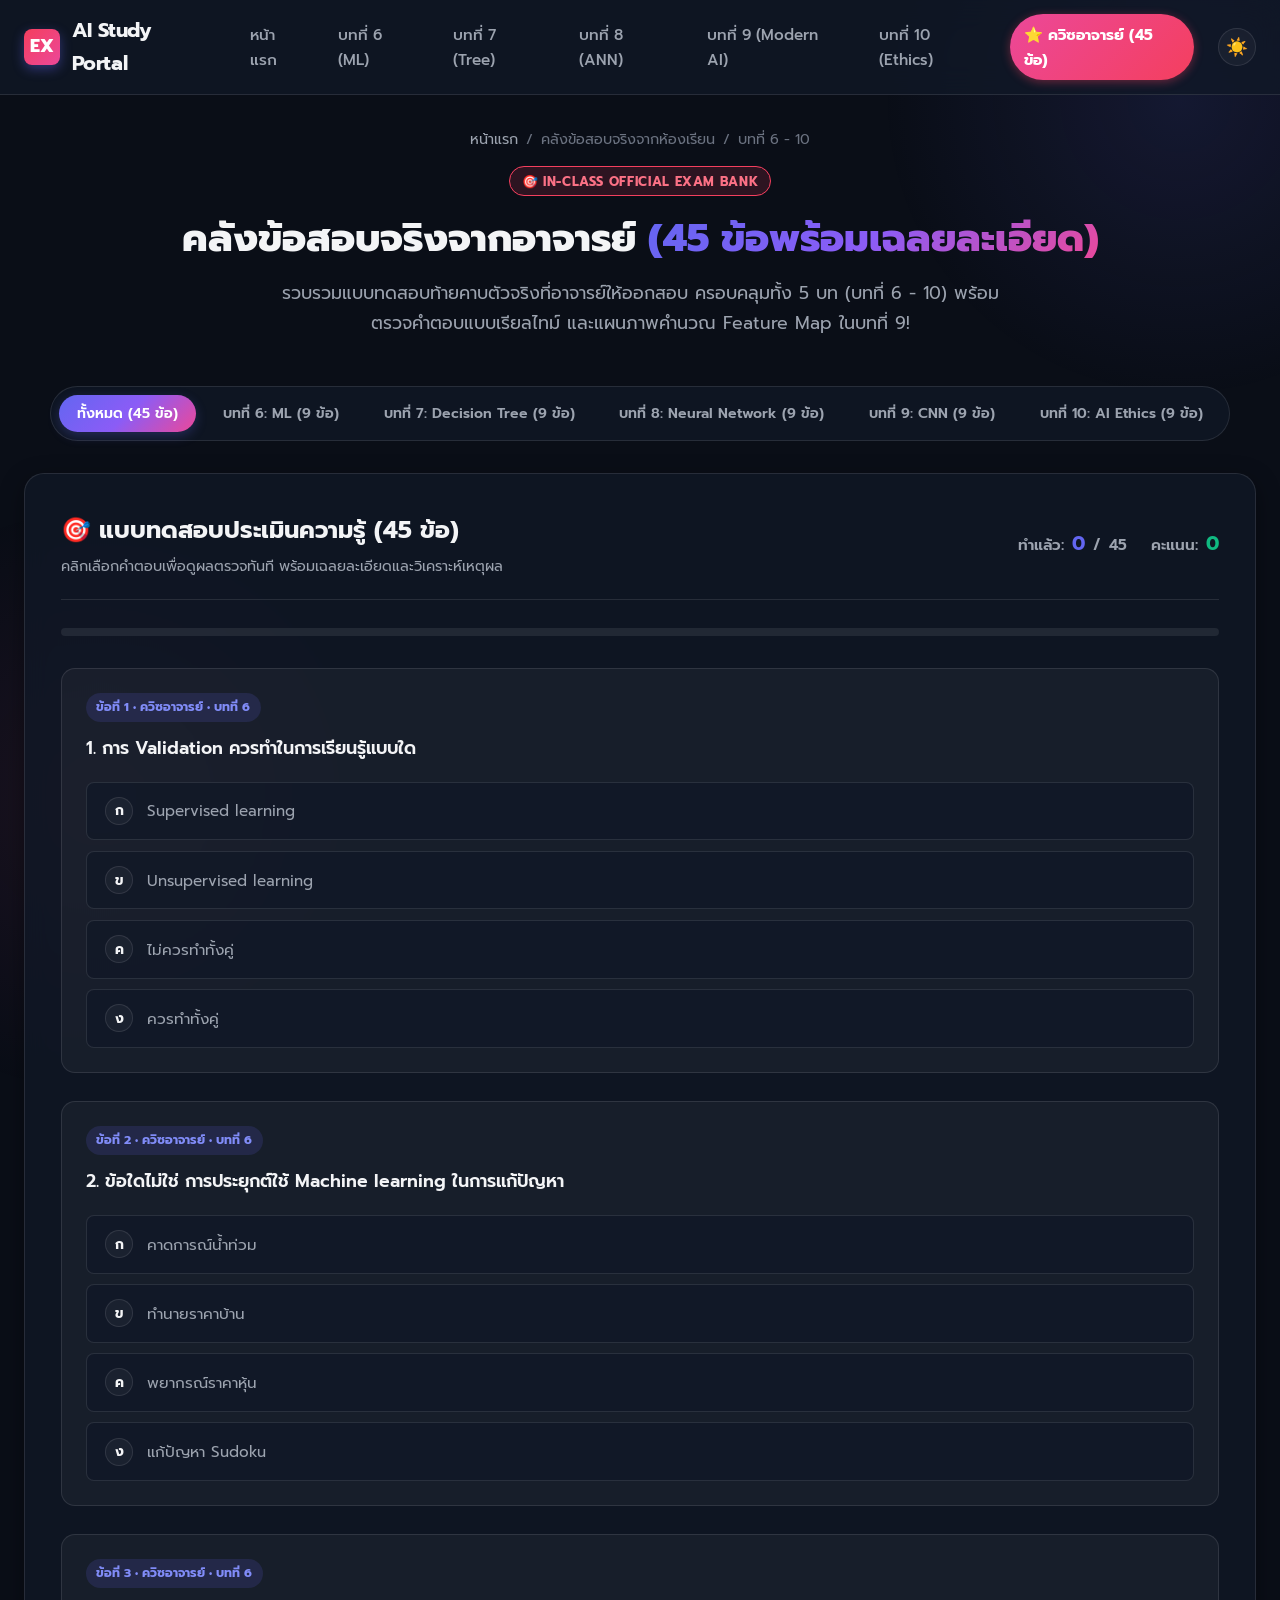
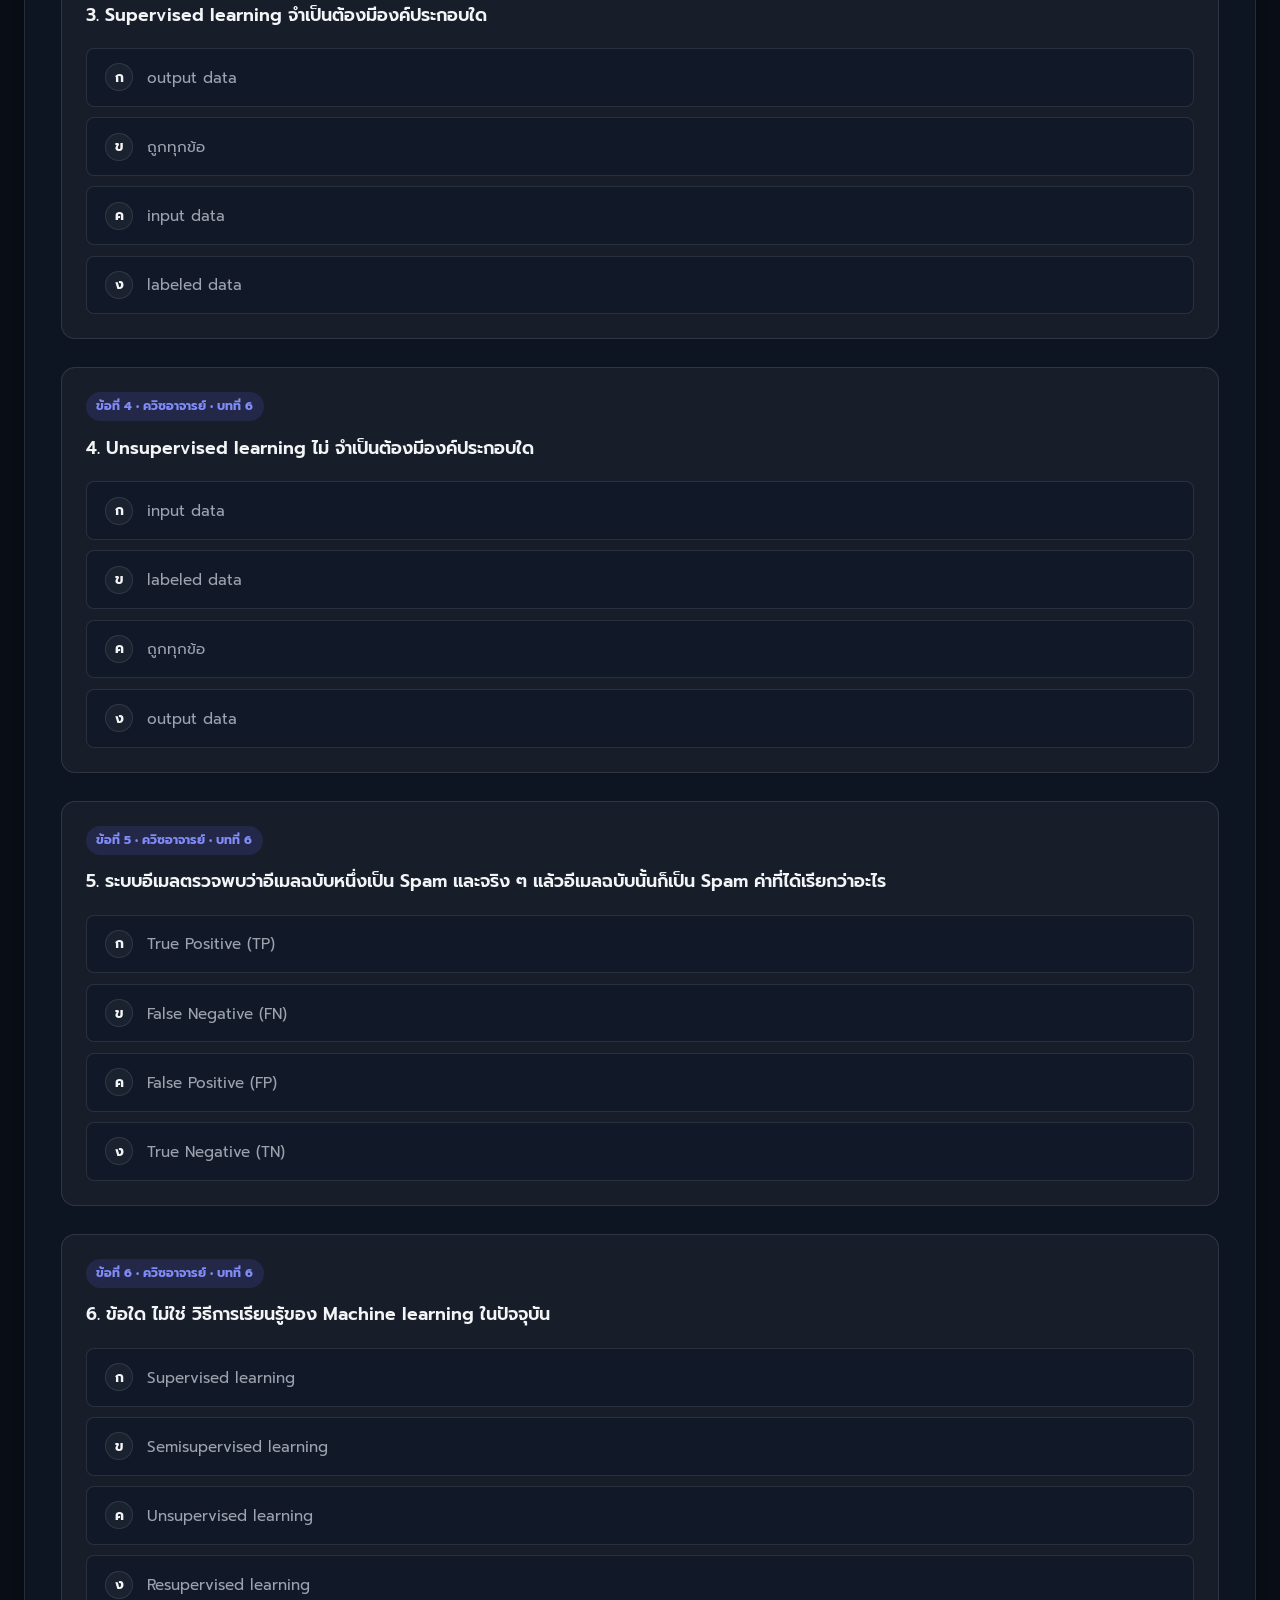
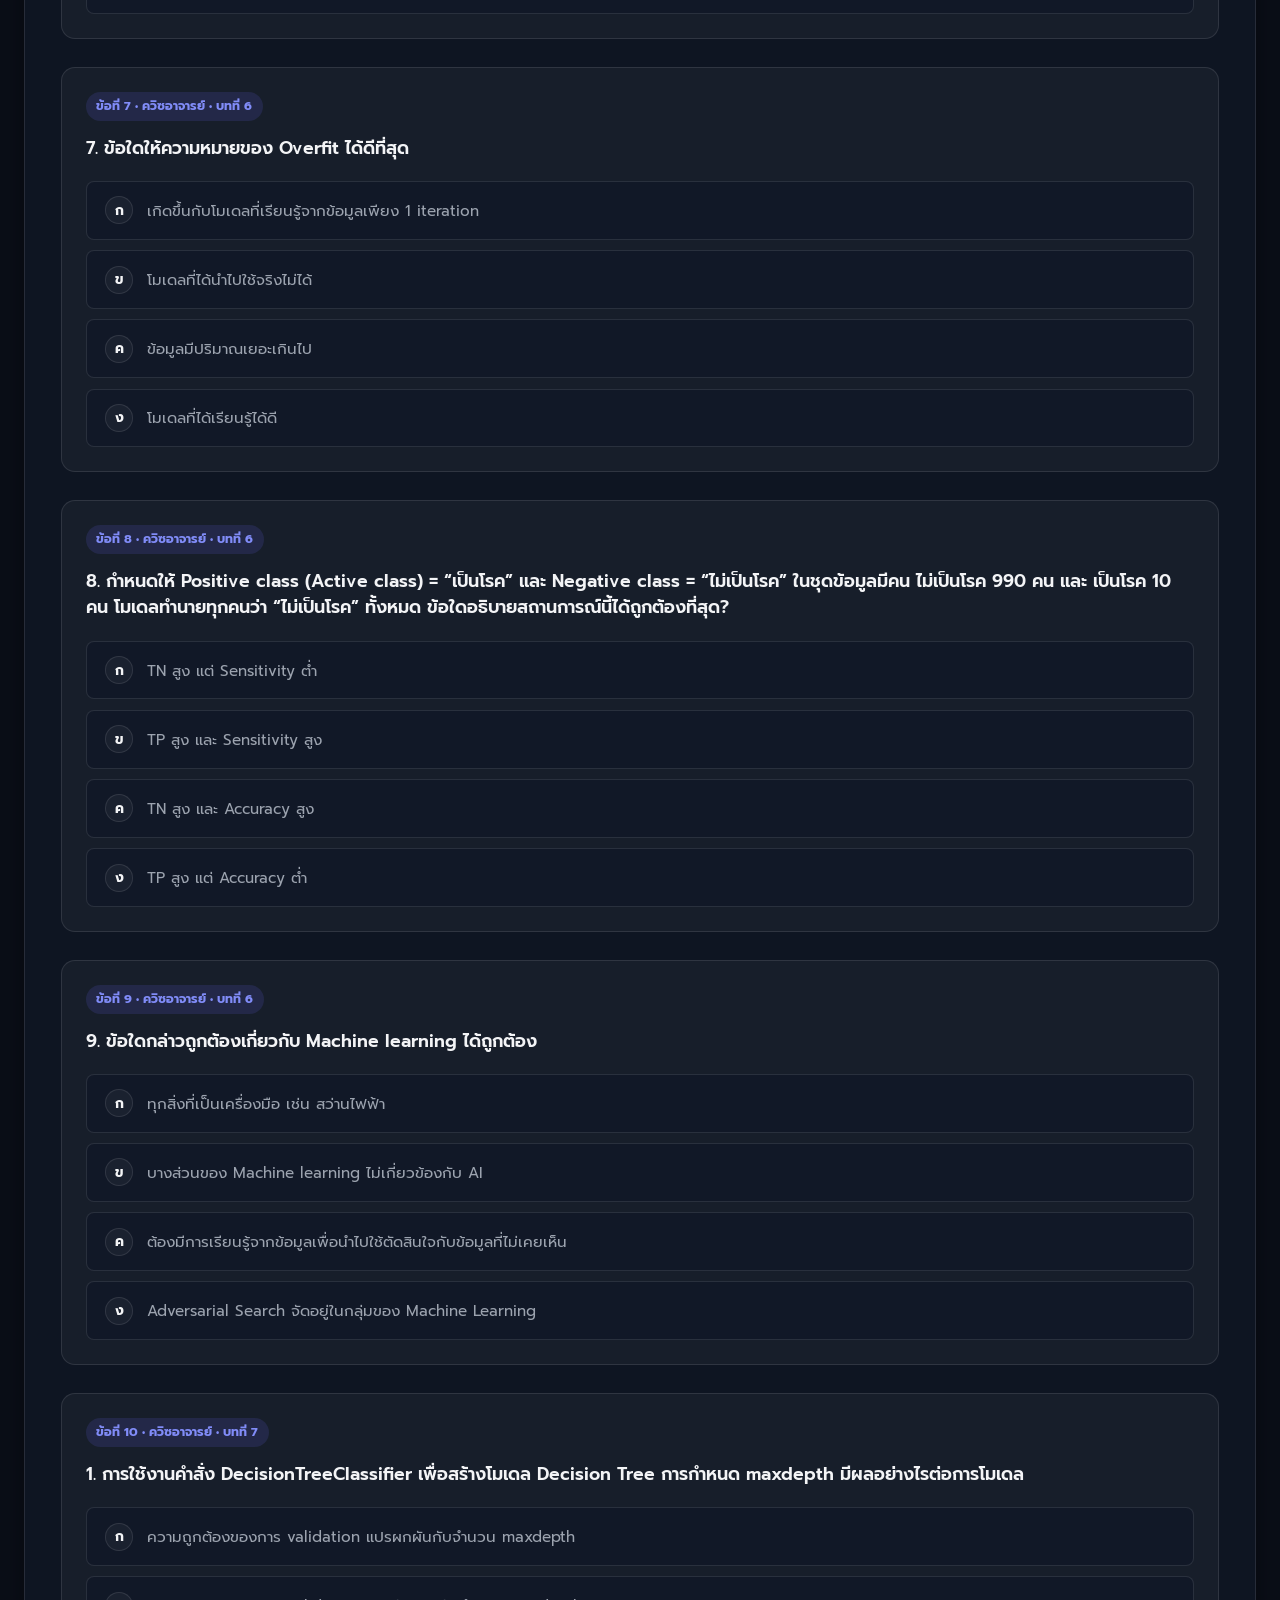
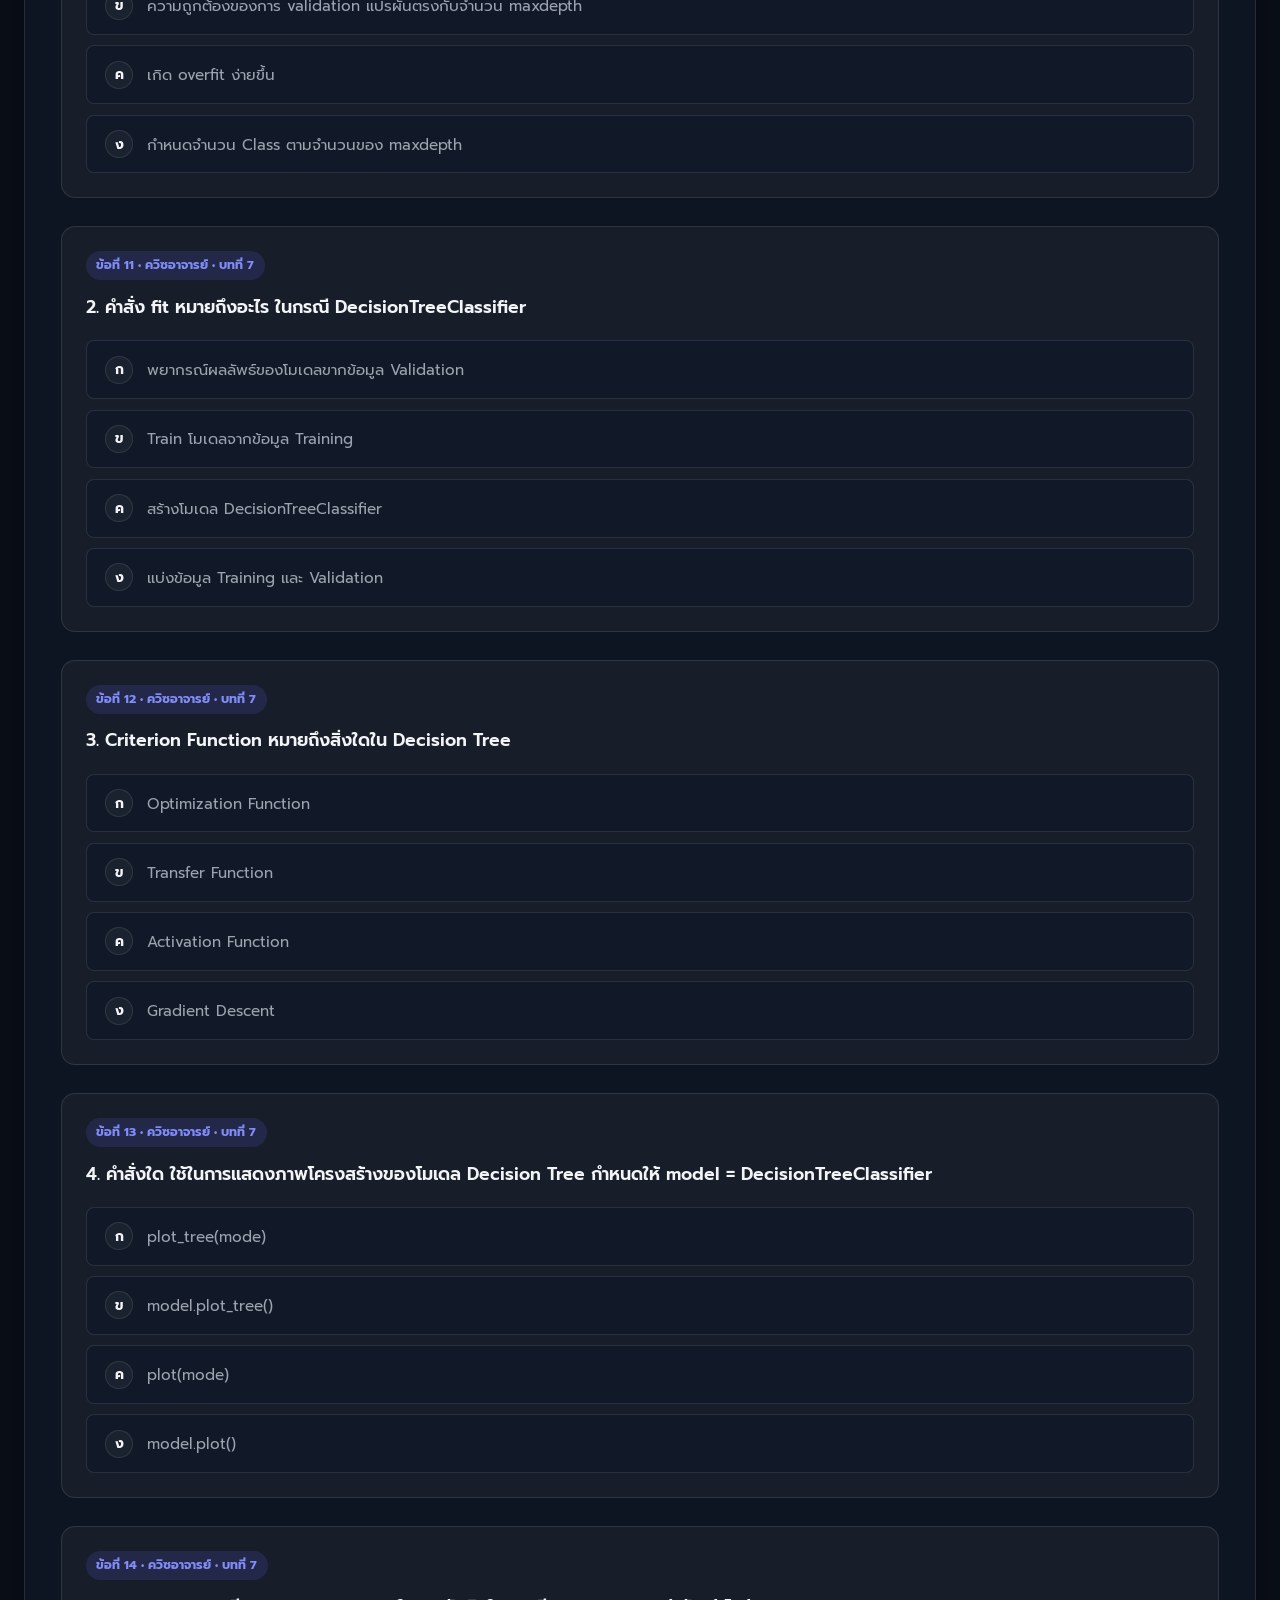
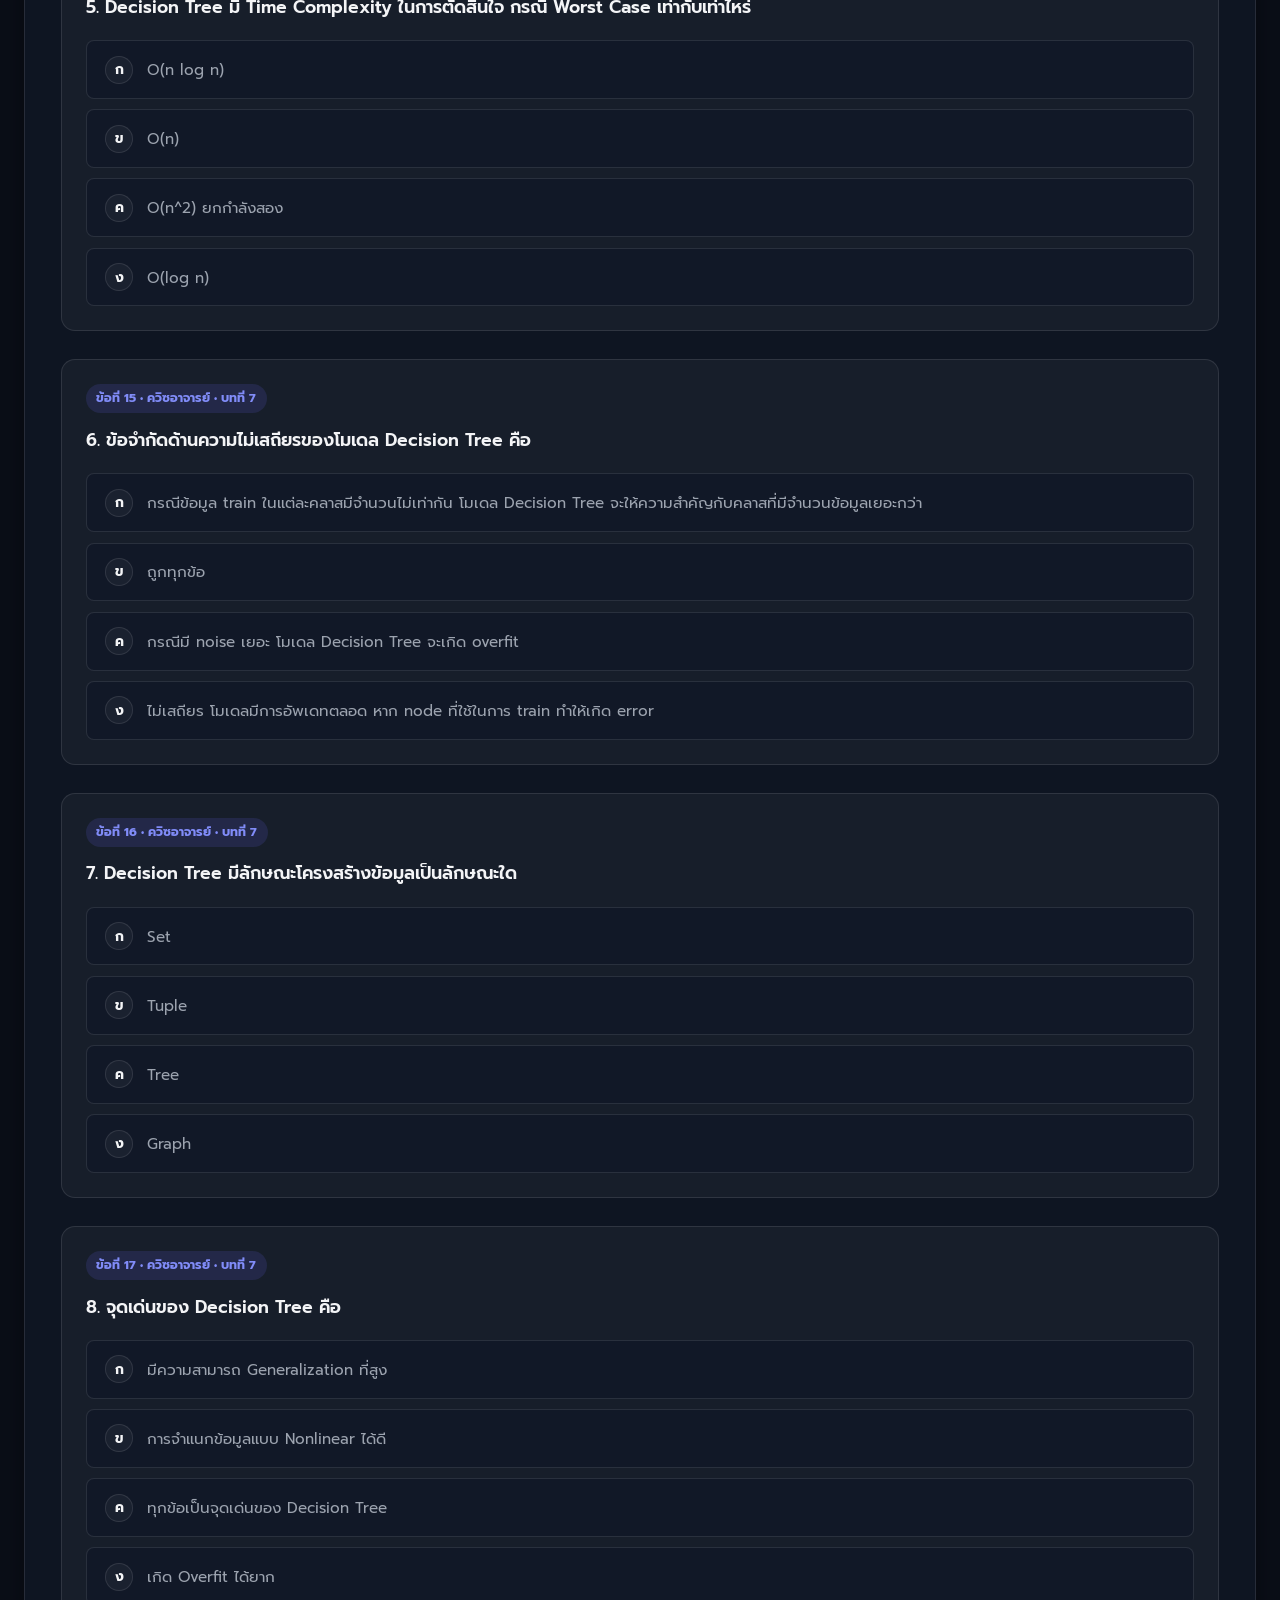
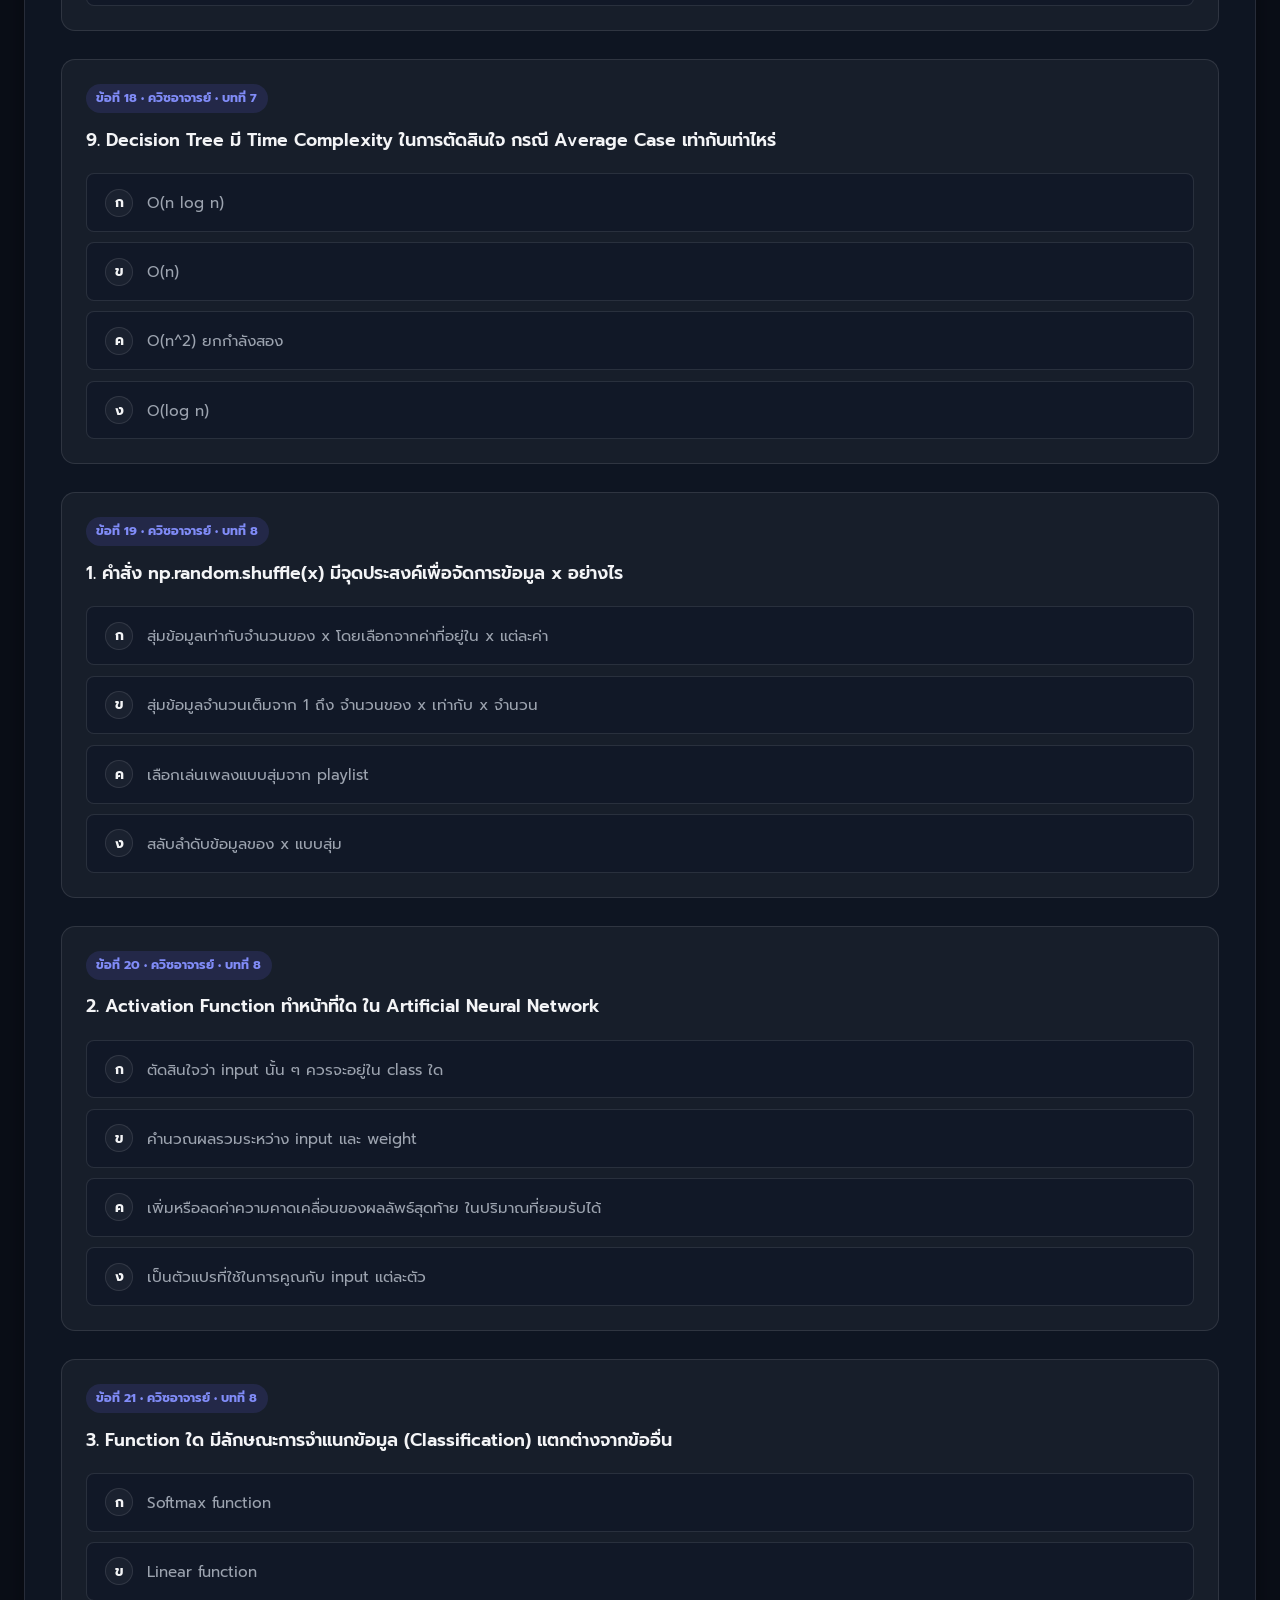
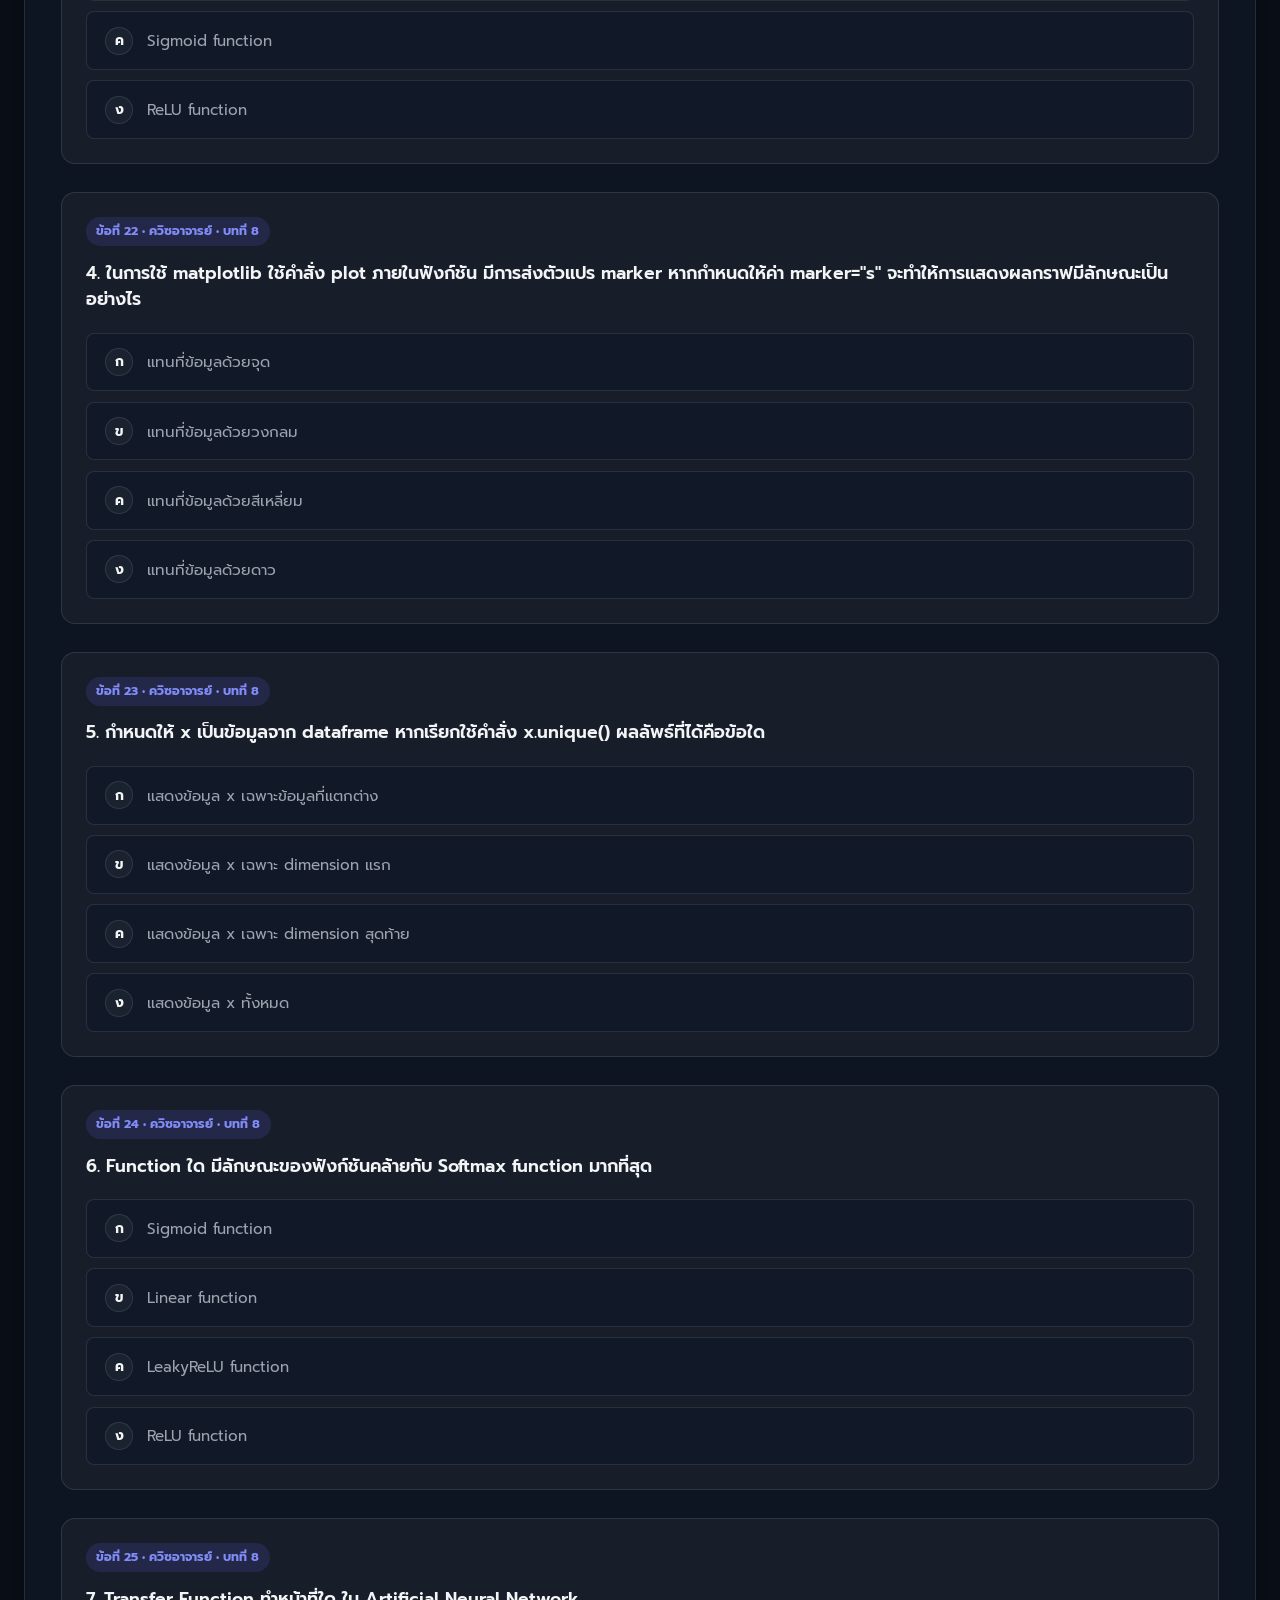
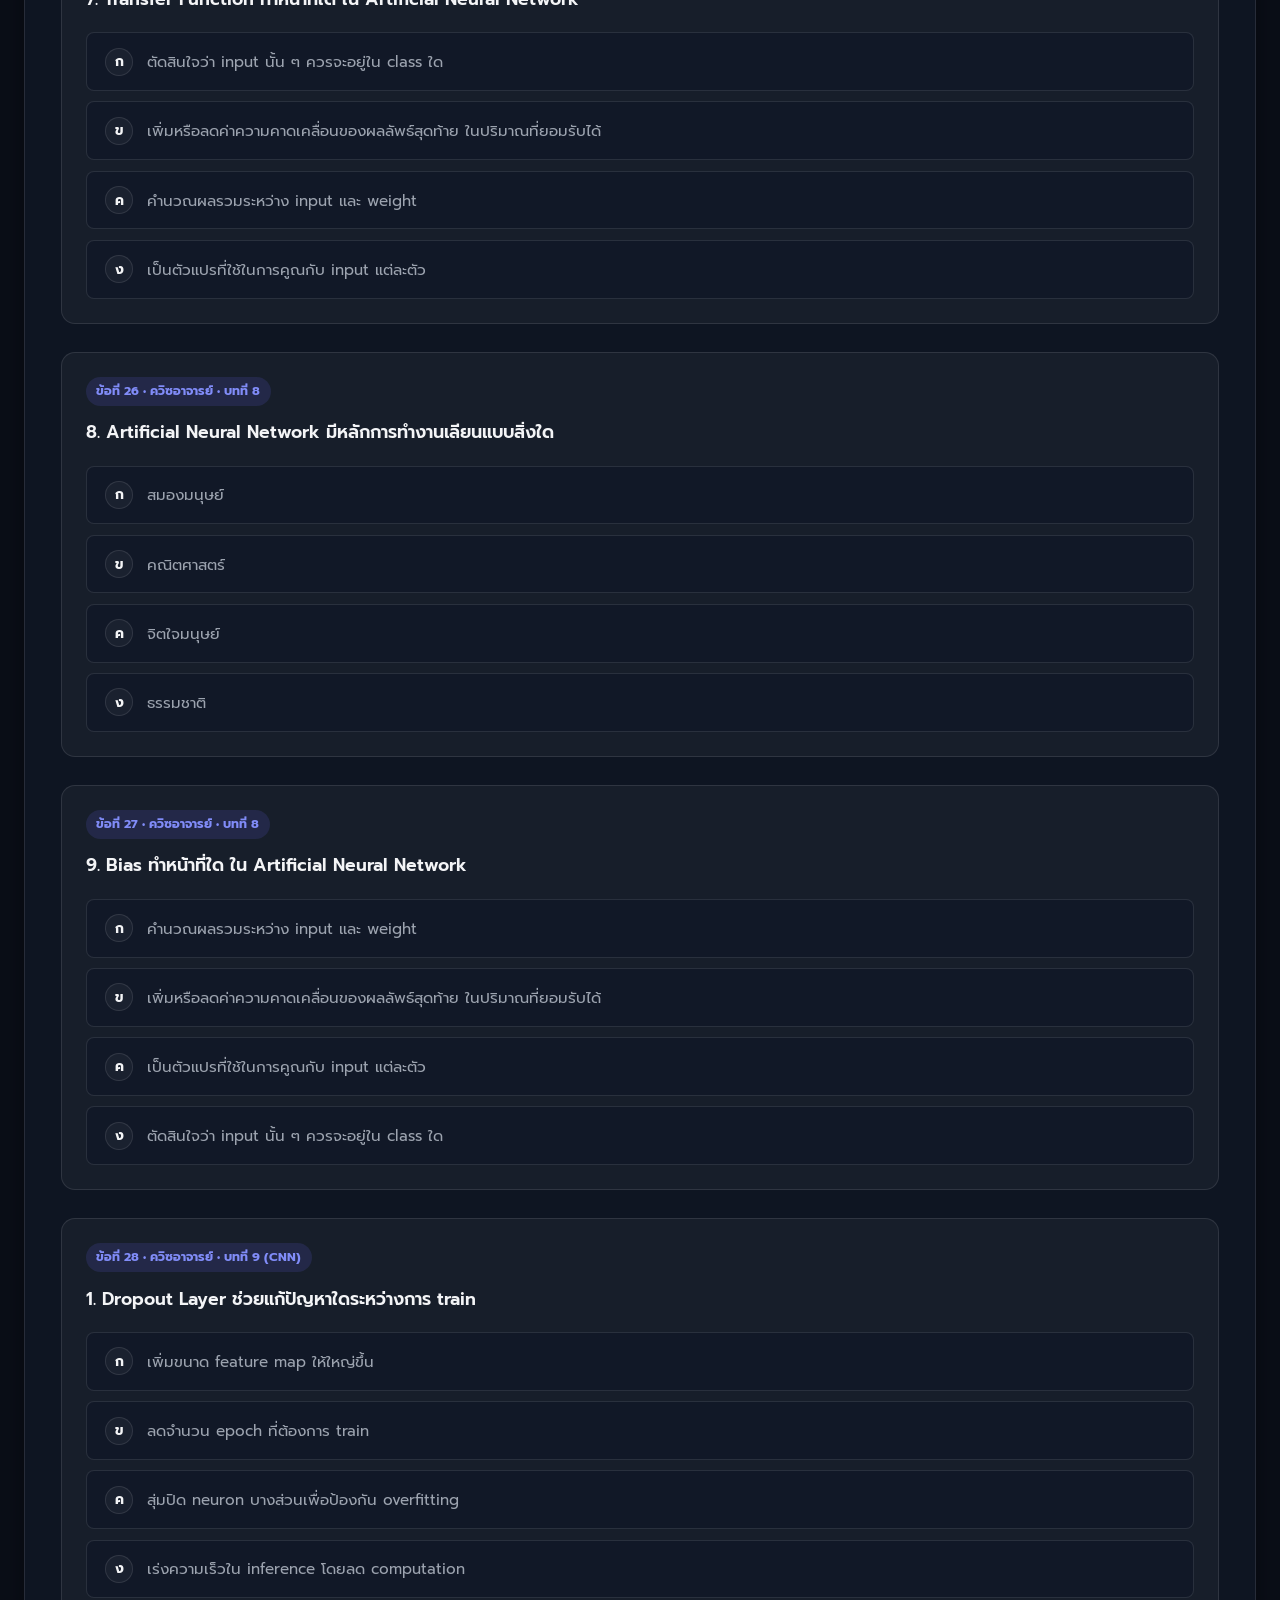
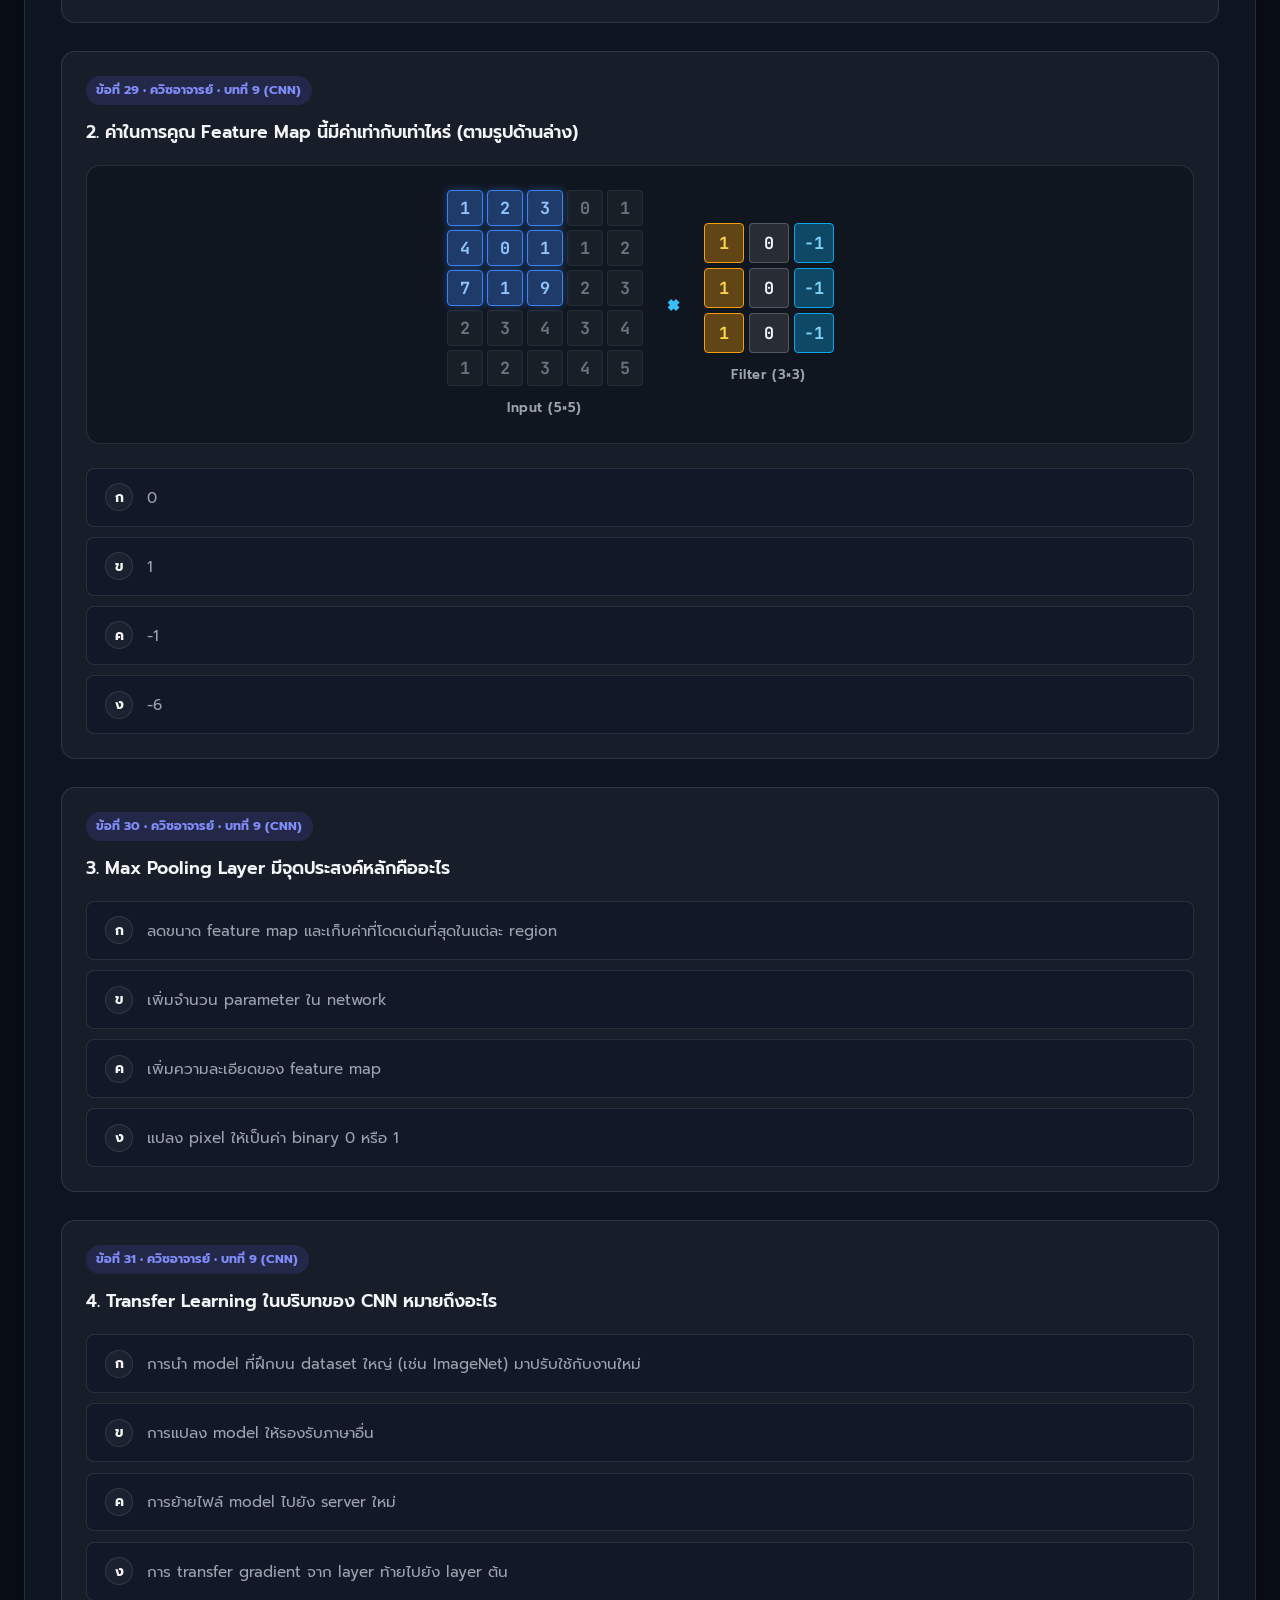
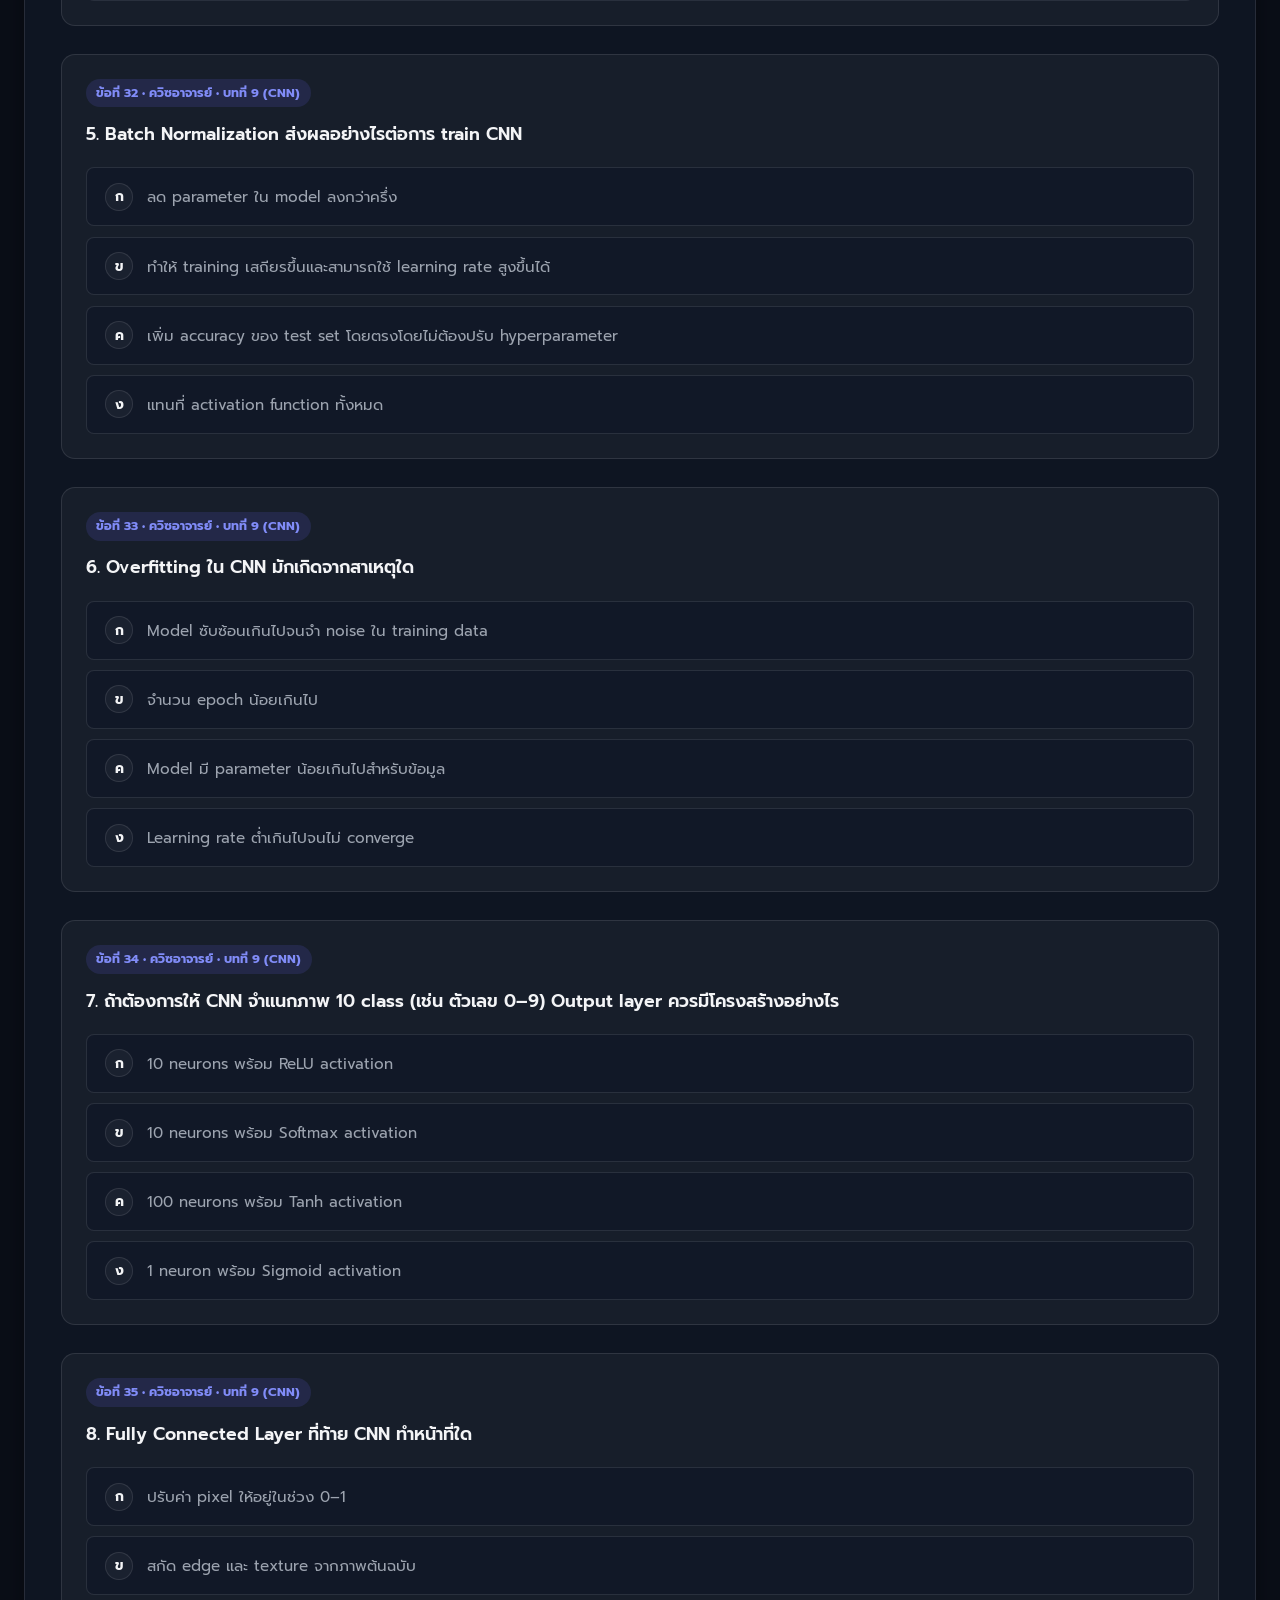
<file: html_summary/instructor_quiz.html>
<!DOCTYPE html>
<html lang="th" data-theme="dark">
<head>
  <meta charset="UTF-8">
  <meta name="viewport" content="width=device-width, initial-scale=1.0">
  <title>คลังข้อสอบจริงจากอาจารย์ (Official In-Class Quizzes) | 45 ข้อพร้อมเฉลย</title>
  <link rel="stylesheet" href="css/style.css">
</head>
<body>

  <!-- Navigation Bar -->
  <nav class="navbar">
    <div class="nav-container">
      <a href="index.html" class="nav-brand">
        <span class="nav-brand-badge" style="background: linear-gradient(135deg, #f43f5e 0%, #ec4899 100%);">EX</span>
        <span>AI Study Portal</span>
      </a>
      <ul class="nav-links">
        <li class="nav-item"><a href="index.html">หน้าแรก</a></li>
        <li class="nav-item"><a href="chapter06.html">บทที่ 6 (ML)</a></li>
        <li class="nav-item"><a href="chapter07.html">บทที่ 7 (Tree)</a></li>
        <li class="nav-item"><a href="chapter08.html">บทที่ 8 (ANN)</a></li>
        <li class="nav-item"><a href="chapter09.html">บทที่ 9 (Modern AI)</a></li>
        <li class="nav-item"><a href="chapter10.html">บทที่ 10 (Ethics)</a></li>
        <li class="nav-item"><a href="instructor_quiz.html" class="active nav-instructor-badge">⭐ ควิซอาจารย์ (45 ข้อ)</a></li>
      </ul>
      <div class="nav-controls">
        <button id="theme-toggle-btn" class="btn-icon" title="เปลี่ยนธีม">☀️</button>
      </div>
    </div>
  </nav>

  <main class="main-wrapper">
    <!-- Header -->
    <header class="chapter-header" style="text-align: center; border-bottom: none; margin-bottom: 1.5rem;">
      <div class="breadcrumb" style="justify-content: center;">
        <a href="index.html">หน้าแรก</a> <span>/</span>
        <span>คลังข้อสอบจริงจากห้องเรียน</span> <span>/</span>
        <span>บทที่ 6 - 10</span>
      </div>
      <span class="card-badge" style="background: rgba(244, 63, 94, 0.15); color: #fb7185; border-color: #f43f5e;">
        🎯 In-Class Official Exam Bank
      </span>
      <h1 class="chapter-main-title" style="margin-top: 0.75rem;">
        คลังข้อสอบจริงจากอาจารย์ <span class="hero-gradient-text">(45 ข้อพร้อมเฉลยละเอียด)</span>
      </h1>
      <p class="chapter-lead" style="margin: 0 auto; max-width: 720px;">
        รวบรวมแบบทดสอบท้ายคาบตัวจริงที่อาจารย์ให้ออกสอบ ครอบคลุมทั้ง 5 บท (บทที่ 6 - 10) พร้อมตรวจคำตอบแบบเรียลไทม์ และแผนภาพคำนวณ Feature Map ในบทที่ 9!
      </p>
    </header>

    <!-- Filter Category Pills -->
    <div style="display: flex; justify-content: center;">
      <div class="filter-pills-bar">
        <button class="filter-pill active" data-category="all">ทั้งหมด (45 ข้อ)</button>
        <button class="filter-pill" data-category="ch6">บทที่ 6: ML (9 ข้อ)</button>
        <button class="filter-pill" data-category="ch7">บทที่ 7: Decision Tree (9 ข้อ)</button>
        <button class="filter-pill" data-category="ch8">บทที่ 8: Neural Network (9 ข้อ)</button>
        <button class="filter-pill" data-category="ch9">บทที่ 9: CNN (9 ข้อ)</button>
        <button class="filter-pill" data-category="ch10">บทที่ 10: AI Ethics (9 ข้อ)</button>
      </div>
    </div>

    <!-- Quiz Engine Container -->
    <div id="instructor-quiz-root"></div>
  </main>

  <!-- Footer -->
  <footer class="footer">
    <div class="footer-nav">
      <a href="index.html">หน้าแรก</a>
      <a href="chapter06.html">บทที่ 6 การเรียนรู้ของเครื่อง</a>
      <a href="chapter07.html">บทที่ 7 ต้นไม้ตัดสินใจ</a>
      <a href="chapter08.html">บทที่ 8 โครงข่ายประสาทเทียม</a>
      <a href="chapter09.html">บทที่ 9 Modern AI &amp; Generative AI</a>
      <a href="chapter10.html">บทที่ 10 จริยธรรมใน AI</a>
      <a href="instructor_quiz.html">ควิซอาจารย์ (45 ข้อ)</a>
    </div>
    <p>แบบทดสอบในชั้นเรียนวิชาปัญญาประดิษฐ์ (Artificial Intelligence) • จัดทำขึ้นเพื่อการฝึกฝนและเตรียมสอบจริง</p>
  </footer>

  <!-- Scripts -->
  <script src="js/quiz_data.js"></script>
  <script src="js/app.js"></script>
  <script>
    let currentQuizInstance = null;

    function loadQuizCategory(category) {
      let questions = [];
      if (category === 'all') {
        questions = QUIZ_DATABASE.allInstructorQuestions;
      } else if (QUIZ_DATABASE.instructorQuizzes[category]) {
        questions = QUIZ_DATABASE.instructorQuizzes[category];
      } else {
        questions = QUIZ_DATABASE.allInstructorQuestions;
      }

      currentQuizInstance = new QuizEngine('instructor-quiz-root', questions);
    }

    document.addEventListener('DOMContentLoaded', () => {
      // Initial load: All 45 questions
      loadQuizCategory('all');

      // Filter button event listeners
      const filterPills = document.querySelectorAll('.filter-pill');
      filterPills.forEach(pill => {
        pill.addEventListener('click', () => {
          filterPills.forEach(p => p.classList.remove('active'));
          pill.classList.add('active');
          const category = pill.getAttribute('data-category');
          loadQuizCategory(category);
        });
      });
    });
  </script>
</body>
</html>
</file>
<file: html_summary/css/style.css>
/* ==========================================================================
   AI COURSE COMPREHENSIVE STUDY PORTAL & QUIZ SYSTEM (CHAPTERS 6 - 10)
   Modern, Responsive, Glassmorphism & High-Contrast Design
   ========================================================================== */

@import url('https://fonts.googleapis.com/css2?family=Inter:wght@300;400;500;600;700;800&family=Prompt:wght@300;400;500;600;700&family=JetBrains+Mono:wght@400;500;600&display=swap');

:root {
  /* Color Palette - Dark Theme Default */
  --bg-primary: #0a0e17;
  --bg-secondary: #111827;
  --bg-card: rgba(17, 24, 39, 0.75);
  --bg-card-hover: rgba(31, 41, 55, 0.85);
  --bg-glass: rgba(255, 255, 255, 0.04);
  --border-color: rgba(255, 255, 255, 0.1);
  --border-focus: rgba(99, 102, 241, 0.6);
  
  --text-primary: #f3f4f6;
  --text-secondary: #9ca3af;
  --text-muted: #6b7280;
  
  /* Brand & Accents */
  --accent-primary: #6366f1;
  --accent-gradient: linear-gradient(135deg, #6366f1 0%, #8b5cf6 50%, #ec4899 100%);
  --accent-glow: rgba(99, 102, 241, 0.25);
  
  /* Chapter Theme Colors */
  --ch6-color: #3b82f6; /* Blue - ML */
  --ch7-color: #10b981; /* Emerald - Decision Tree */
  --ch8-color: #8b5cf6; /* Violet - Neural Network */
  --ch9-color: #f59e0b; /* Amber - Modern AI & GenAI */
  --ch10-color: #ec4899; /* Pink/Rose - Ethics */

  /* Status Colors */
  --success: #10b981;
  --success-bg: rgba(16, 185, 129, 0.15);
  --danger: #ef4444;
  --danger-bg: rgba(239, 68, 68, 0.15);
  --warning: #f59e0b;
  --warning-bg: rgba(245, 158, 11, 0.15);
  --info: #06b6d4;
  --info-bg: rgba(6, 182, 212, 0.15);

  /* Typography & Layout */
  --font-thai: 'Prompt', -apple-system, BlinkMacSystemFont, sans-serif;
  --font-en: 'Inter', -apple-system, BlinkMacSystemFont, sans-serif;
  --font-mono: 'JetBrains Mono', monospace;
  
  --radius-sm: 8px;
  --radius-md: 14px;
  --radius-lg: 20px;
  --radius-full: 9999px;
  
  --shadow-sm: 0 2px 8px rgba(0, 0, 0, 0.3);
  --shadow-md: 0 8px 24px rgba(0, 0, 0, 0.4);
  --shadow-lg: 0 16px 40px rgba(0, 0, 0, 0.5);
  --shadow-glow: 0 0 25px var(--accent-glow);

  --transition-fast: 0.2s ease;
  --transition-normal: 0.3s cubic-bezier(0.4, 0, 0.2, 1);
}

/* Light Theme Support */
[data-theme="light"] {
  --bg-primary: #f8fafc;
  --bg-secondary: #ffffff;
  --bg-card: rgba(255, 255, 255, 0.85);
  --bg-card-hover: rgba(241, 245, 249, 0.95);
  --bg-glass: rgba(0, 0, 0, 0.02);
  --border-color: rgba(0, 0, 0, 0.08);
  --border-focus: rgba(79, 70, 229, 0.6);
  
  --text-primary: #0f172a;
  --text-secondary: #475569;
  --text-muted: #94a3b8;
  
  --shadow-sm: 0 2px 8px rgba(0, 0, 0, 0.06);
  --shadow-md: 0 8px 24px rgba(0, 0, 0, 0.08);
  --shadow-lg: 0 16px 36px rgba(0, 0, 0, 0.12);
  --shadow-glow: 0 0 20px rgba(99, 102, 241, 0.15);
}

/* Base Styles */
* {
  margin: 0;
  padding: 0;
  box-sizing: border-box;
}

html {
  scroll-behavior: smooth;
  font-size: 16px;
}

body {
  font-family: var(--font-thai);
  background-color: var(--bg-primary);
  color: var(--text-primary);
  line-height: 1.68;
  min-height: 100vh;
  position: relative;
  overflow-x: hidden;
  transition: background-color var(--transition-normal), color var(--transition-normal);
}

/* Background Atmosphere Glow */
body::before {
  content: '';
  position: fixed;
  top: -200px;
  right: -200px;
  width: 600px;
  height: 600px;
  border-radius: 50%;
  background: radial-gradient(circle, rgba(99, 102, 241, 0.12) 0%, rgba(0,0,0,0) 70%);
  pointer-events: none;
  z-index: 0;
}

body::after {
  content: '';
  position: fixed;
  bottom: -200px;
  left: -200px;
  width: 600px;
  height: 600px;
  border-radius: 50%;
  background: radial-gradient(circle, rgba(236, 72, 153, 0.08) 0%, rgba(0,0,0,0) 70%);
  pointer-events: none;
  z-index: 0;
}

/* ==========================================================================
   NAVIGATION BAR
   ========================================================================== */
.navbar {
  position: sticky;
  top: 0;
  z-index: 100;
  background: var(--bg-card);
  backdrop-filter: blur(16px);
  -webkit-backdrop-filter: blur(16px);
  border-bottom: 1px solid var(--border-color);
  transition: all var(--transition-normal);
}

.nav-container {
  max-width: 1300px;
  margin: 0 auto;
  padding: 0.85rem 1.5rem;
  display: flex;
  align-items: center;
  justify-content: space-between;
  gap: 1.5rem;
}

.nav-brand {
  display: flex;
  align-items: center;
  gap: 0.75rem;
  text-decoration: none;
  color: var(--text-primary);
  font-weight: 700;
  font-size: 1.25rem;
  letter-spacing: -0.02em;
}

.nav-brand-badge {
  display: inline-flex;
  align-items: center;
  justify-content: center;
  width: 36px;
  height: 36px;
  border-radius: var(--radius-sm);
  background: var(--accent-gradient);
  color: #fff;
  font-size: 1.1rem;
  font-weight: 800;
  box-shadow: 0 4px 12px rgba(99, 102, 241, 0.4);
}

.nav-links {
  display: flex;
  align-items: center;
  gap: 0.5rem;
  list-style: none;
}

.nav-item a {
  text-decoration: none;
  color: var(--text-secondary);
  font-size: 0.95rem;
  font-weight: 500;
  padding: 0.45rem 0.9rem;
  border-radius: var(--radius-full);
  transition: all var(--transition-fast);
  display: inline-flex;
  align-items: center;
  gap: 0.4rem;
}

.nav-item a:hover {
  color: var(--text-primary);
  background: var(--bg-glass);
}

.nav-item a.active {
  color: #fff;
  background: var(--accent-primary);
  box-shadow: 0 2px 10px var(--accent-glow);
}

.nav-controls {
  display: flex;
  align-items: center;
  gap: 0.75rem;
}

.btn-icon {
  background: var(--bg-glass);
  border: 1px solid var(--border-color);
  color: var(--text-primary);
  width: 38px;
  height: 38px;
  border-radius: var(--radius-full);
  display: inline-flex;
  align-items: center;
  justify-content: center;
  cursor: pointer;
  transition: all var(--transition-fast);
  font-size: 1.1rem;
}

.btn-icon:hover {
  background: var(--border-color);
  transform: translateY(-2px);
}

/* ==========================================================================
   LAYOUT CONTAINERS & HERO SECTION
   ========================================================================== */
.main-wrapper {
  max-width: 1300px;
  margin: 0 auto;
  padding: 2rem 1.5rem 5rem 1.5rem;
  position: relative;
  z-index: 1;
}

.hero {
  text-align: center;
  padding: 3rem 1.5rem 3.5rem 1.5rem;
  background: linear-gradient(180deg, rgba(99, 102, 241, 0.08) 0%, rgba(0,0,0,0) 100%);
  border-radius: var(--radius-lg);
  border: 1px solid var(--border-color);
  margin-bottom: 2.5rem;
  position: relative;
  overflow: hidden;
}

.hero-tag {
  display: inline-flex;
  align-items: center;
  gap: 0.5rem;
  background: rgba(99, 102, 241, 0.15);
  border: 1px solid rgba(99, 102, 241, 0.3);
  color: #a5b4fc;
  padding: 0.35rem 1rem;
  border-radius: var(--radius-full);
  font-size: 0.85rem;
  font-weight: 600;
  margin-bottom: 1.25rem;
  letter-spacing: 0.02em;
}

.hero-title {
  font-size: clamp(2rem, 4vw, 3rem);
  font-weight: 800;
  line-height: 1.25;
  margin-bottom: 1rem;
  letter-spacing: -0.02em;
}

.hero-gradient-text {
  background: var(--accent-gradient);
  -webkit-background-clip: text;
  background-clip: text;
  -webkit-text-fill-color: transparent;
}

.hero-subtitle {
  font-size: 1.15rem;
  color: var(--text-secondary);
  max-width: 760px;
  margin: 0 auto 2rem auto;
  line-height: 1.7;
}

.hero-actions {
  display: flex;
  justify-content: center;
  flex-wrap: wrap;
  gap: 1rem;
}

/* ==========================================================================
   BUTTONS
   ========================================================================== */
.btn {
  display: inline-flex;
  align-items: center;
  justify-content: center;
  gap: 0.5rem;
  padding: 0.75rem 1.5rem;
  border-radius: var(--radius-md);
  font-size: 0.95rem;
  font-weight: 600;
  text-decoration: none;
  cursor: pointer;
  border: none;
  transition: all var(--transition-normal);
  font-family: inherit;
}

.btn-primary {
  background: var(--accent-gradient);
  color: #ffffff;
  box-shadow: 0 4px 16px rgba(99, 102, 241, 0.4);
}

.btn-primary:hover {
  transform: translateY(-2px);
  box-shadow: 0 8px 24px rgba(99, 102, 241, 0.55);
}

.btn-secondary {
  background: var(--bg-card);
  color: var(--text-primary);
  border: 1px solid var(--border-color);
}

.btn-secondary:hover {
  background: var(--bg-card-hover);
  border-color: var(--text-secondary);
  transform: translateY(-2px);
}

.btn-sm {
  padding: 0.4rem 0.85rem;
  font-size: 0.85rem;
  border-radius: var(--radius-sm);
}

/* ==========================================================================
   CHAPTER CARDS GRID (HOME PAGE)
   ========================================================================== */
.chapter-grid {
  display: grid;
  grid-template-columns: repeat(auto-fit, minmax(340px, 1fr));
  gap: 1.5rem;
  margin-bottom: 3.5rem;
}

.chapter-card {
  background: var(--bg-card);
  border: 1px solid var(--border-color);
  border-radius: var(--radius-lg);
  padding: 1.75rem;
  transition: all var(--transition-normal);
  display: flex;
  flex-direction: column;
  position: relative;
  overflow: hidden;
  backdrop-filter: blur(12px);
}

.chapter-card::before {
  content: '';
  position: absolute;
  top: 0;
  left: 0;
  right: 0;
  height: 4px;
  background: var(--card-color, var(--accent-primary));
  opacity: 0.8;
  transition: height var(--transition-fast);
}

.chapter-card:hover {
  transform: translateY(-4px);
  box-shadow: var(--shadow-lg);
  border-color: rgba(255, 255, 255, 0.2);
}

.chapter-card:hover::before {
  height: 6px;
}

.card-header-top {
  display: flex;
  justify-content: space-between;
  align-items: center;
  margin-bottom: 1rem;
}

.card-badge {
  font-size: 0.8rem;
  font-weight: 700;
  padding: 0.3rem 0.75rem;
  border-radius: var(--radius-full);
  text-transform: uppercase;
  letter-spacing: 0.05em;
  background: rgba(255, 255, 255, 0.06);
  color: var(--card-color, var(--accent-primary));
  border: 1px solid currentColor;
}

.card-icon {
  font-size: 1.75rem;
}

.card-title {
  font-size: 1.35rem;
  font-weight: 700;
  margin-bottom: 0.6rem;
  color: var(--text-primary);
  line-height: 1.35;
}

.card-desc {
  color: var(--text-secondary);
  font-size: 0.92rem;
  margin-bottom: 1.25rem;
  flex-grow: 1;
  line-height: 1.6;
}

.card-topics {
  display: flex;
  flex-wrap: wrap;
  gap: 0.4rem;
  margin-bottom: 1.5rem;
}

.topic-pill {
  font-size: 0.78rem;
  padding: 0.25rem 0.6rem;
  border-radius: var(--radius-sm);
  background: var(--bg-glass);
  color: var(--text-secondary);
  border: 1px solid var(--border-color);
}

.card-footer {
  display: flex;
  gap: 0.65rem;
  margin-top: auto;
}

.card-footer .btn {
  flex: 1;
}

/* ==========================================================================
   CHAPTER DETAIL VIEW (SUMMARY & NOTES CONTENT)
   ========================================================================== */
.chapter-header {
  margin-bottom: 2.5rem;
  padding-bottom: 1.5rem;
  border-bottom: 1px solid var(--border-color);
}

.breadcrumb {
  display: flex;
  align-items: center;
  gap: 0.5rem;
  font-size: 0.9rem;
  color: var(--text-muted);
  margin-bottom: 1rem;
}

.breadcrumb a {
  color: var(--text-secondary);
  text-decoration: none;
  transition: color var(--transition-fast);
}

.breadcrumb a:hover {
  color: var(--accent-primary);
}

.chapter-title-group {
  display: flex;
  justify-content: space-between;
  align-items: flex-start;
  flex-wrap: wrap;
  gap: 1.5rem;
}

.chapter-main-title {
  font-size: clamp(1.8rem, 3.5vw, 2.4rem);
  font-weight: 800;
  color: var(--text-primary);
  margin-bottom: 0.5rem;
}

.chapter-lead {
  font-size: 1.1rem;
  color: var(--text-secondary);
  max-width: 800px;
}

/* Tab Navigation (Summary vs Quiz) */
.tab-container {
  display: flex;
  gap: 0.75rem;
  background: var(--bg-card);
  padding: 0.4rem;
  border-radius: var(--radius-full);
  border: 1px solid var(--border-color);
  margin-bottom: 2rem;
  width: fit-content;
}

.tab-btn {
  padding: 0.6rem 1.4rem;
  border-radius: var(--radius-full);
  background: transparent;
  border: none;
  color: var(--text-secondary);
  font-size: 0.95rem;
  font-weight: 600;
  cursor: pointer;
  display: flex;
  align-items: center;
  gap: 0.5rem;
  transition: all var(--transition-fast);
  font-family: inherit;
}

.tab-btn:hover {
  color: var(--text-primary);
}

.tab-btn.active {
  background: var(--accent-primary);
  color: #fff;
  box-shadow: 0 4px 12px var(--accent-glow);
}

/* Content Sections */
.study-content {
  display: grid;
  grid-template-columns: 280px 1fr;
  gap: 2.5rem;
  align-items: flex-start;
}

@media (max-width: 980px) {
  .study-content {
    grid-template-columns: 1fr;
  }
}

.study-sidebar {
  position: sticky;
  top: 80px;
  background: var(--bg-card);
  border: 1px solid var(--border-color);
  border-radius: var(--radius-md);
  padding: 1.25rem;
  backdrop-filter: blur(12px);
}

.sidebar-title {
  font-size: 0.95rem;
  font-weight: 700;
  margin-bottom: 0.85rem;
  color: var(--text-primary);
  display: flex;
  align-items: center;
  gap: 0.5rem;
}

.toc-list {
  list-style: none;
  display: flex;
  flex-direction: column;
  gap: 0.35rem;
}

.toc-item a {
  display: block;
  font-size: 0.88rem;
  color: var(--text-secondary);
  text-decoration: none;
  padding: 0.4rem 0.6rem;
  border-radius: var(--radius-sm);
  transition: all var(--transition-fast);
  border-left: 2px solid transparent;
}

.toc-item a:hover {
  color: var(--text-primary);
  background: var(--bg-glass);
  border-left-color: var(--accent-primary);
}

/* Content Body */
.study-body {
  display: flex;
  flex-direction: column;
  gap: 2.5rem;
}

.section-block {
  background: var(--bg-card);
  border: 1px solid var(--border-color);
  border-radius: var(--radius-lg);
  padding: 2rem;
  box-shadow: var(--shadow-sm);
  backdrop-filter: blur(8px);
}

.section-heading {
  font-size: 1.5rem;
  font-weight: 700;
  margin-bottom: 1.25rem;
  color: var(--text-primary);
  display: flex;
  align-items: center;
  gap: 0.6rem;
  padding-bottom: 0.6rem;
  border-bottom: 1px solid var(--border-color);
}

.section-heading i {
  color: var(--ch-theme, var(--accent-primary));
}

.sub-heading {
  font-size: 1.2rem;
  font-weight: 600;
  margin: 1.5rem 0 0.85rem 0;
  color: #e2e8f0;
}

/* Callout Alert Boxes */
.callout {
  padding: 1.25rem 1.5rem;
  border-radius: var(--radius-md);
  margin: 1.25rem 0;
  border-left: 4px solid;
  background: var(--bg-glass);
}

.callout-important {
  border-color: #6366f1;
  background: rgba(99, 102, 241, 0.08);
}

.callout-tip {
  border-color: #10b981;
  background: rgba(16, 185, 129, 0.08);
}

.callout-warning {
  border-color: #f59e0b;
  background: rgba(245, 158, 11, 0.08);
}

.callout-case {
  border-color: #ec4899;
  background: rgba(236, 72, 153, 0.08);
}

.callout-title {
  font-weight: 700;
  margin-bottom: 0.4rem;
  display: flex;
  align-items: center;
  gap: 0.5rem;
}

/* Formula Highlight Box */
.formula-box {
  background: rgba(0, 0, 0, 0.35);
  border: 1px solid rgba(255, 255, 255, 0.12);
  border-radius: var(--radius-md);
  padding: 1.25rem;
  margin: 1.25rem 0;
  text-align: center;
  font-family: var(--font-mono);
  font-size: 1.15rem;
  color: #38bdf8;
  position: relative;
  overflow-x: auto;
}

.formula-desc {
  font-size: 0.88rem;
  color: var(--text-secondary);
  margin-top: 0.5rem;
  font-family: var(--font-thai);
  text-align: left;
}

/* Tables */
.table-responsive {
  width: 100%;
  overflow-x: auto;
  margin: 1.25rem 0;
  border-radius: var(--radius-md);
  border: 1px solid var(--border-color);
}

table {
  width: 100%;
  border-collapse: collapse;
  font-size: 0.92rem;
  text-align: left;
}

thead {
  background: rgba(255, 255, 255, 0.05);
  border-bottom: 1px solid var(--border-color);
}

th {
  padding: 0.9rem 1rem;
  font-weight: 600;
  color: var(--text-primary);
  white-space: nowrap;
}

td {
  padding: 0.85rem 1rem;
  border-bottom: 1px solid var(--border-color);
  color: var(--text-secondary);
  vertical-align: top;
}

tr:last-child td {
  border-bottom: none;
}

tbody tr:hover {
  background: rgba(255, 255, 255, 0.02);
}

/* Grid Info Cards within sections */
.feature-grid {
  display: grid;
  grid-template-columns: repeat(auto-fit, minmax(260px, 1fr));
  gap: 1.25rem;
  margin: 1.25rem 0;
}

.feature-box {
  background: var(--bg-glass);
  border: 1px solid var(--border-color);
  border-radius: var(--radius-md);
  padding: 1.25rem;
  transition: all var(--transition-fast);
}

.feature-box:hover {
  border-color: rgba(255, 255, 255, 0.2);
  transform: translateY(-2px);
}

.feature-box-title {
  font-weight: 600;
  font-size: 1.05rem;
  margin-bottom: 0.5rem;
  color: var(--text-primary);
  display: flex;
  align-items: center;
  gap: 0.5rem;
}

/* ==========================================================================
   INTERACTIVE QUIZ ENGINE STYLES
   ========================================================================== */
.quiz-wrapper {
  background: var(--bg-card);
  border: 1px solid var(--border-color);
  border-radius: var(--radius-lg);
  padding: 2.25rem;
  box-shadow: var(--shadow-md);
  backdrop-filter: blur(12px);
}

.quiz-header-bar {
  display: flex;
  justify-content: space-between;
  align-items: center;
  flex-wrap: wrap;
  gap: 1rem;
  margin-bottom: 1.75rem;
  padding-bottom: 1.25rem;
  border-bottom: 1px solid var(--border-color);
}

.quiz-stats {
  display: flex;
  gap: 1.5rem;
  align-items: center;
}

.stat-pill {
  display: flex;
  align-items: center;
  gap: 0.5rem;
  font-size: 0.95rem;
  font-weight: 600;
  color: var(--text-secondary);
}

.stat-pill strong {
  color: var(--accent-primary);
  font-size: 1.2rem;
}

.quiz-progress-bar-container {
  width: 100%;
  height: 8px;
  background: rgba(255, 255, 255, 0.08);
  border-radius: var(--radius-full);
  overflow: hidden;
  margin-bottom: 2rem;
}

.quiz-progress-bar-fill {
  height: 100%;
  width: 0%;
  background: var(--accent-gradient);
  border-radius: var(--radius-full);
  transition: width 0.4s ease;
}

.quiz-questions-list {
  display: flex;
  flex-direction: column;
  gap: 1.75rem;
}

.question-card {
  background: var(--bg-glass);
  border: 1px solid var(--border-color);
  border-radius: var(--radius-md);
  padding: 1.5rem;
  transition: all var(--transition-fast);
}

.question-card.answered-correct {
  border-color: rgba(16, 185, 129, 0.4);
  background: rgba(16, 185, 129, 0.04);
}

.question-card.answered-wrong {
  border-color: rgba(239, 68, 68, 0.4);
  background: rgba(239, 68, 68, 0.04);
}

.question-meta {
  display: flex;
  justify-content: space-between;
  align-items: center;
  margin-bottom: 0.85rem;
}

.question-badge {
  font-size: 0.78rem;
  font-weight: 700;
  padding: 0.25rem 0.65rem;
  border-radius: var(--radius-full);
  background: rgba(99, 102, 241, 0.15);
  color: #818cf8;
}

.question-status-badge {
  font-size: 0.82rem;
  font-weight: 600;
  display: none;
}

.question-text {
  font-size: 1.1rem;
  font-weight: 600;
  color: var(--text-primary);
  margin-bottom: 1.25rem;
  line-height: 1.5;
}

.options-group {
  display: flex;
  flex-direction: column;
  gap: 0.65rem;
}

.option-btn {
  background: var(--bg-card);
  border: 1px solid var(--border-color);
  border-radius: var(--radius-sm);
  padding: 0.9rem 1.15rem;
  color: var(--text-secondary);
  font-size: 0.95rem;
  text-align: left;
  cursor: pointer;
  transition: all var(--transition-fast);
  display: flex;
  align-items: center;
  gap: 0.85rem;
  font-family: inherit;
  width: 100%;
}

.option-letter {
  display: inline-flex;
  align-items: center;
  justify-content: center;
  width: 28px;
  height: 28px;
  border-radius: 50%;
  background: var(--bg-glass);
  border: 1px solid var(--border-color);
  font-size: 0.85rem;
  font-weight: 700;
  flex-shrink: 0;
  color: var(--text-primary);
  transition: all var(--transition-fast);
}

.option-btn:hover:not(:disabled) {
  background: var(--bg-card-hover);
  border-color: rgba(255, 255, 255, 0.25);
  color: var(--text-primary);
  transform: translateX(4px);
}

.option-btn:hover:not(:disabled) .option-letter {
  background: var(--accent-primary);
  color: #fff;
  border-color: var(--accent-primary);
}

/* Option States when answered */
.option-btn.selected-correct {
  background: rgba(16, 185, 129, 0.2) !important;
  border-color: #10b981 !important;
  color: #a7f3d0 !important;
  font-weight: 600;
}

.option-btn.selected-correct .option-letter {
  background: #10b981;
  color: #fff;
  border-color: #10b981;
}

.option-btn.selected-wrong {
  background: rgba(239, 68, 68, 0.2) !important;
  border-color: #ef4444 !important;
  color: #fecaca !important;
  font-weight: 600;
}

.option-btn.selected-wrong .option-letter {
  background: #ef4444;
  color: #fff;
  border-color: #ef4444;
}

.option-btn.correct-dimmed {
  border-color: rgba(16, 185, 129, 0.6) !important;
  background: rgba(16, 185, 129, 0.08) !important;
  color: #6ee7b7 !important;
}

.option-btn:disabled {
  cursor: default;
  opacity: 0.95;
}

/* Explanation Box */
.explanation-box {
  margin-top: 1.25rem;
  padding: 1rem 1.25rem;
  border-radius: var(--radius-sm);
  background: rgba(255, 255, 255, 0.03);
  border: 1px solid var(--border-color);
  font-size: 0.9rem;
  line-height: 1.6;
  display: none;
  animation: fadeIn 0.3s ease;
}

.explanation-title {
  font-weight: 700;
  display: flex;
  align-items: center;
  gap: 0.4rem;
  margin-bottom: 0.35rem;
}

.explanation-box.correct {
  border-color: rgba(16, 185, 129, 0.3);
  background: rgba(16, 185, 129, 0.06);
}

.explanation-box.correct .explanation-title {
  color: #34d399;
}

.explanation-box.wrong {
  border-color: rgba(239, 68, 68, 0.3);
  background: rgba(239, 68, 68, 0.06);
}

.explanation-box.wrong .explanation-title {
  color: #f87171;
}

/* Score Summary Modal / Card at bottom */
.quiz-result-card {
  margin-top: 2.5rem;
  padding: 2.5rem;
  text-align: center;
  background: linear-gradient(180deg, rgba(99, 102, 241, 0.12) 0%, rgba(17, 24, 39, 0.9) 100%);
  border: 1px solid rgba(99, 102, 241, 0.3);
  border-radius: var(--radius-lg);
  box-shadow: var(--shadow-lg);
  display: none;
}

.result-badge-icon {
  font-size: 3.5rem;
  margin-bottom: 0.75rem;
}

.result-score-number {
  font-size: 3rem;
  font-weight: 800;
  color: #fff;
  margin-bottom: 0.5rem;
}

.result-message {
  font-size: 1.15rem;
  color: var(--text-secondary);
  max-width: 500px;
  margin: 0 auto 1.5rem auto;
}

/* ==========================================================================
   FOOTER
   ========================================================================== */
.footer {
  border-top: 1px solid var(--border-color);
  background: var(--bg-card);
  padding: 2.5rem 1.5rem;
  margin-top: 5rem;
  text-align: center;
  color: var(--text-secondary);
  font-size: 0.9rem;
}

.footer-nav {
  display: flex;
  justify-content: center;
  flex-wrap: wrap;
  gap: 1.5rem;
  margin-bottom: 1.25rem;
}

.footer-nav a {
  color: var(--text-secondary);
  text-decoration: none;
  transition: color var(--transition-fast);
}

.footer-nav a:hover {
  color: var(--accent-primary);
}

/* ==========================================================================
   KEYFRAME ANIMATIONS
   ========================================================================== */
@keyframes fadeIn {
  from {
    opacity: 0;
    transform: translateY(6px);
  }
  to {
    opacity: 1;
    transform: translateY(0);
  }
}

/* Responsive adjustments */
@media (max-width: 768px) {
  .nav-links {
    display: none; /* Mobile menu can be toggled or compact */
  }
  .nav-container {
    padding: 0.75rem 1rem;
  }
  .hero {
    padding: 2rem 1rem;
  }
  .quiz-wrapper {
    padding: 1.25rem;
  }
  .section-block {
    padding: 1.25rem;
  }
}

/* ==========================================================================
   CONVOLUTION MATRIX DIAGRAM (CNN QUIZ)
   ========================================================================== */
.convolution-diagram-container {
  display: flex;
  align-items: center;
  justify-content: center;
  gap: 1.5rem;
  flex-wrap: wrap;
  padding: 1.5rem;
  background: rgba(0, 0, 0, 0.25);
  border: 1px solid var(--border-color);
  border-radius: var(--radius-md);
  margin: 1.25rem 0 1.5rem 0;
}

.matrix-block {
  display: flex;
  flex-direction: column;
  align-items: center;
  gap: 0.65rem;
}

.matrix-grid-5x5 {
  display: grid;
  grid-template-columns: repeat(5, 36px);
  grid-template-rows: repeat(5, 36px);
  gap: 4px;
}

.matrix-grid-3x3 {
  display: grid;
  grid-template-columns: repeat(3, 40px);
  grid-template-rows: repeat(3, 40px);
  gap: 5px;
}

.m-cell {
  display: flex;
  align-items: center;
  justify-content: center;
  font-family: var(--font-mono);
  font-weight: 700;
  font-size: 1.05rem;
  border-radius: 4px;
  border: 1px solid rgba(255, 255, 255, 0.1);
  transition: all var(--transition-fast);
}

.cell-active {
  background: rgba(59, 130, 246, 0.35);
  border-color: #3b82f6;
  color: #93c5fd;
  box-shadow: 0 0 8px rgba(59, 130, 246, 0.4);
}

.cell-dim {
  background: rgba(255, 255, 255, 0.04);
  color: var(--text-muted);
  border-color: rgba(255, 255, 255, 0.06);
}

.cell-filter-orange {
  background: rgba(245, 158, 11, 0.35);
  border-color: #f59e0b;
  color: #fcd34d;
}

.cell-filter-white {
  background: rgba(255, 255, 255, 0.1);
  border-color: rgba(255, 255, 255, 0.2);
  color: #f1f5f9;
}

.cell-filter-blue {
  background: rgba(14, 165, 233, 0.35);
  border-color: #0ea5e9;
  color: #7dd3fc;
}

.diagram-symbol {
  font-size: 2rem;
  font-weight: 800;
  color: #38bdf8;
}

.matrix-label {
  font-size: 0.82rem;
  font-weight: 600;
  color: var(--text-secondary);
  letter-spacing: 0.04em;
}

/* Instructor Nav Badge Highlight */
.nav-instructor-badge {
  background: linear-gradient(135deg, #ec4899 0%, #f43f5e 100%) !important;
  color: #ffffff !important;
  font-weight: 700 !important;
  box-shadow: 0 2px 10px rgba(244, 63, 94, 0.4) !important;
  animation: pulseBadge 2.5s infinite;
}

@keyframes pulseBadge {
  0% { transform: scale(1); }
  50% { transform: scale(1.04); }
  100% { transform: scale(1); }
}

/* Category Filter Pills on Instructor Quiz Page */
.filter-pills-bar {
  display: flex;
  gap: 0.5rem;
  flex-wrap: wrap;
  margin-bottom: 2rem;
  padding: 0.5rem;
  background: var(--bg-card);
  border: 1px solid var(--border-color);
  border-radius: var(--radius-full);
  width: fit-content;
}

.filter-pill {
  padding: 0.5rem 1.15rem;
  border-radius: var(--radius-full);
  border: none;
  background: transparent;
  color: var(--text-secondary);
  font-size: 0.88rem;
  font-weight: 600;
  cursor: pointer;
  transition: all var(--transition-fast);
  font-family: inherit;
}

.filter-pill:hover {
  color: var(--text-primary);
}

.filter-pill.active {
  background: var(--accent-gradient);
  color: #ffffff;
  box-shadow: 0 4px 12px var(--accent-glow);
}
</file>
